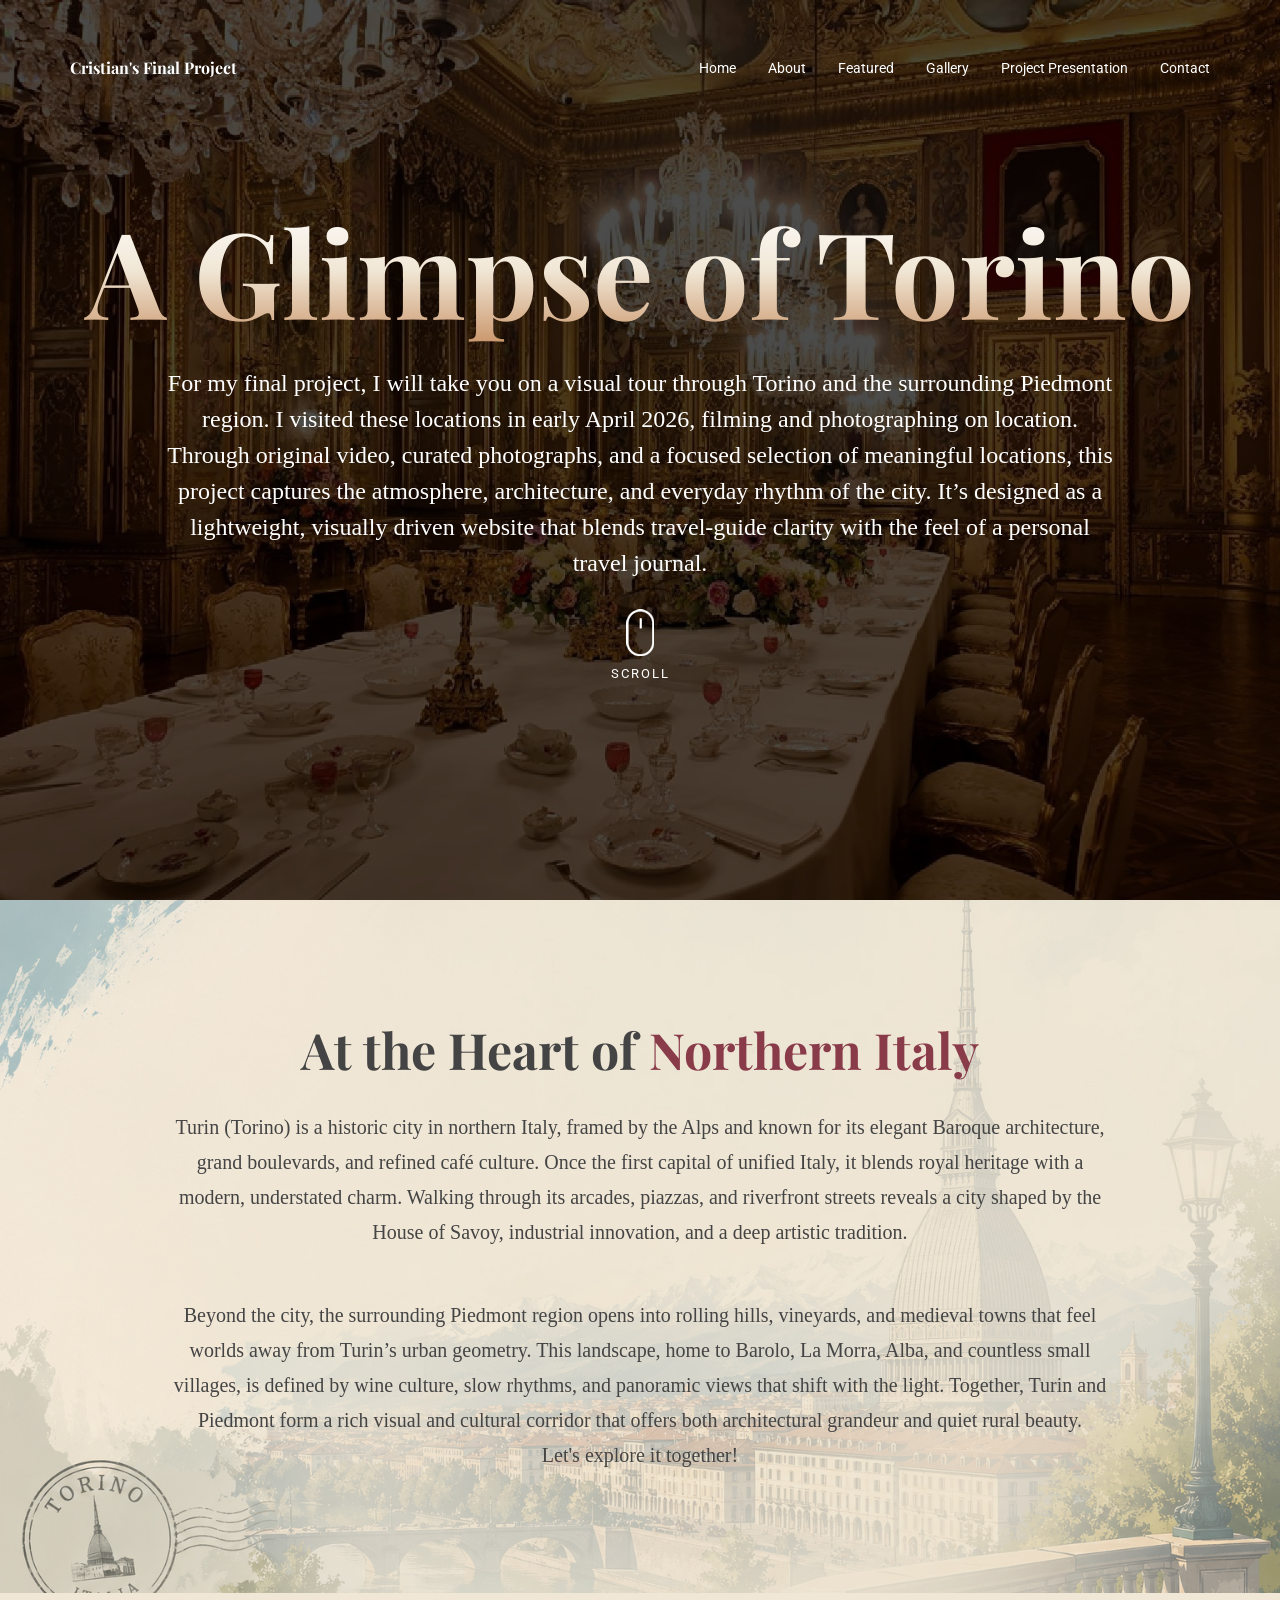
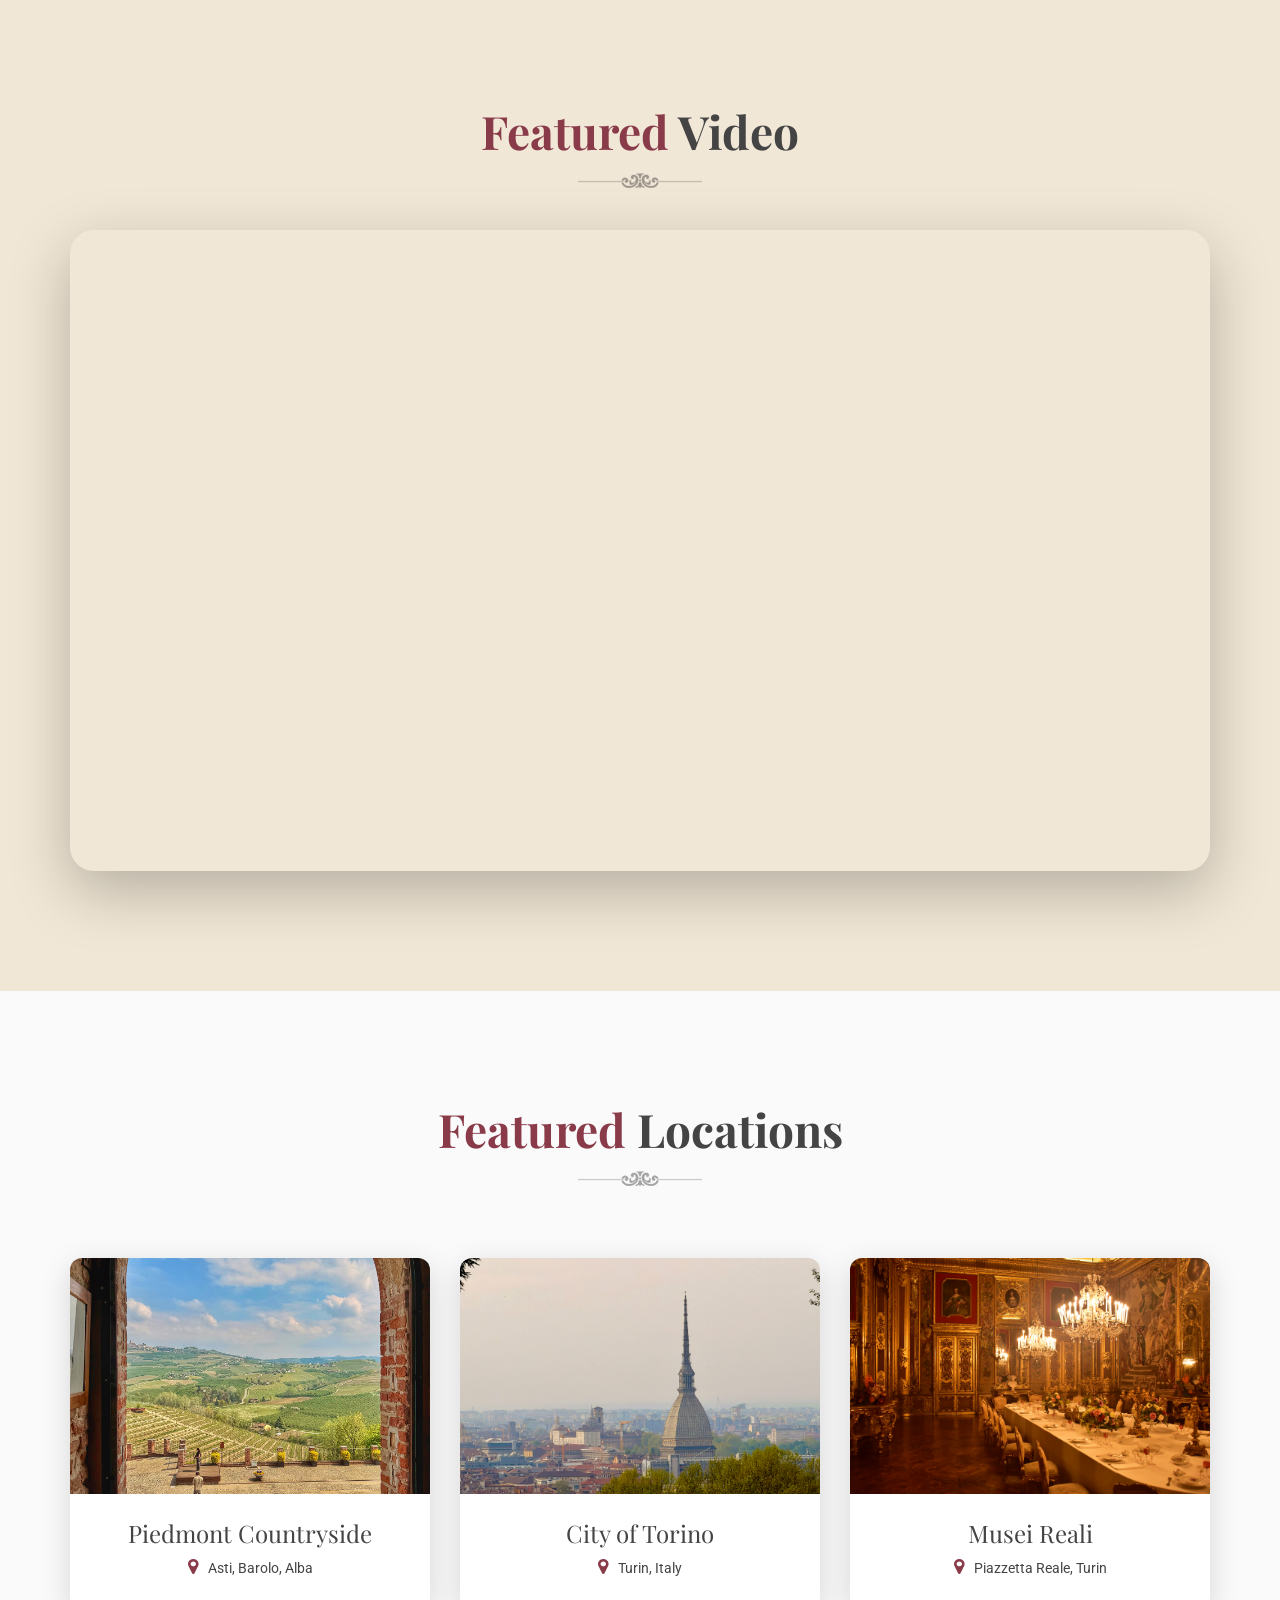
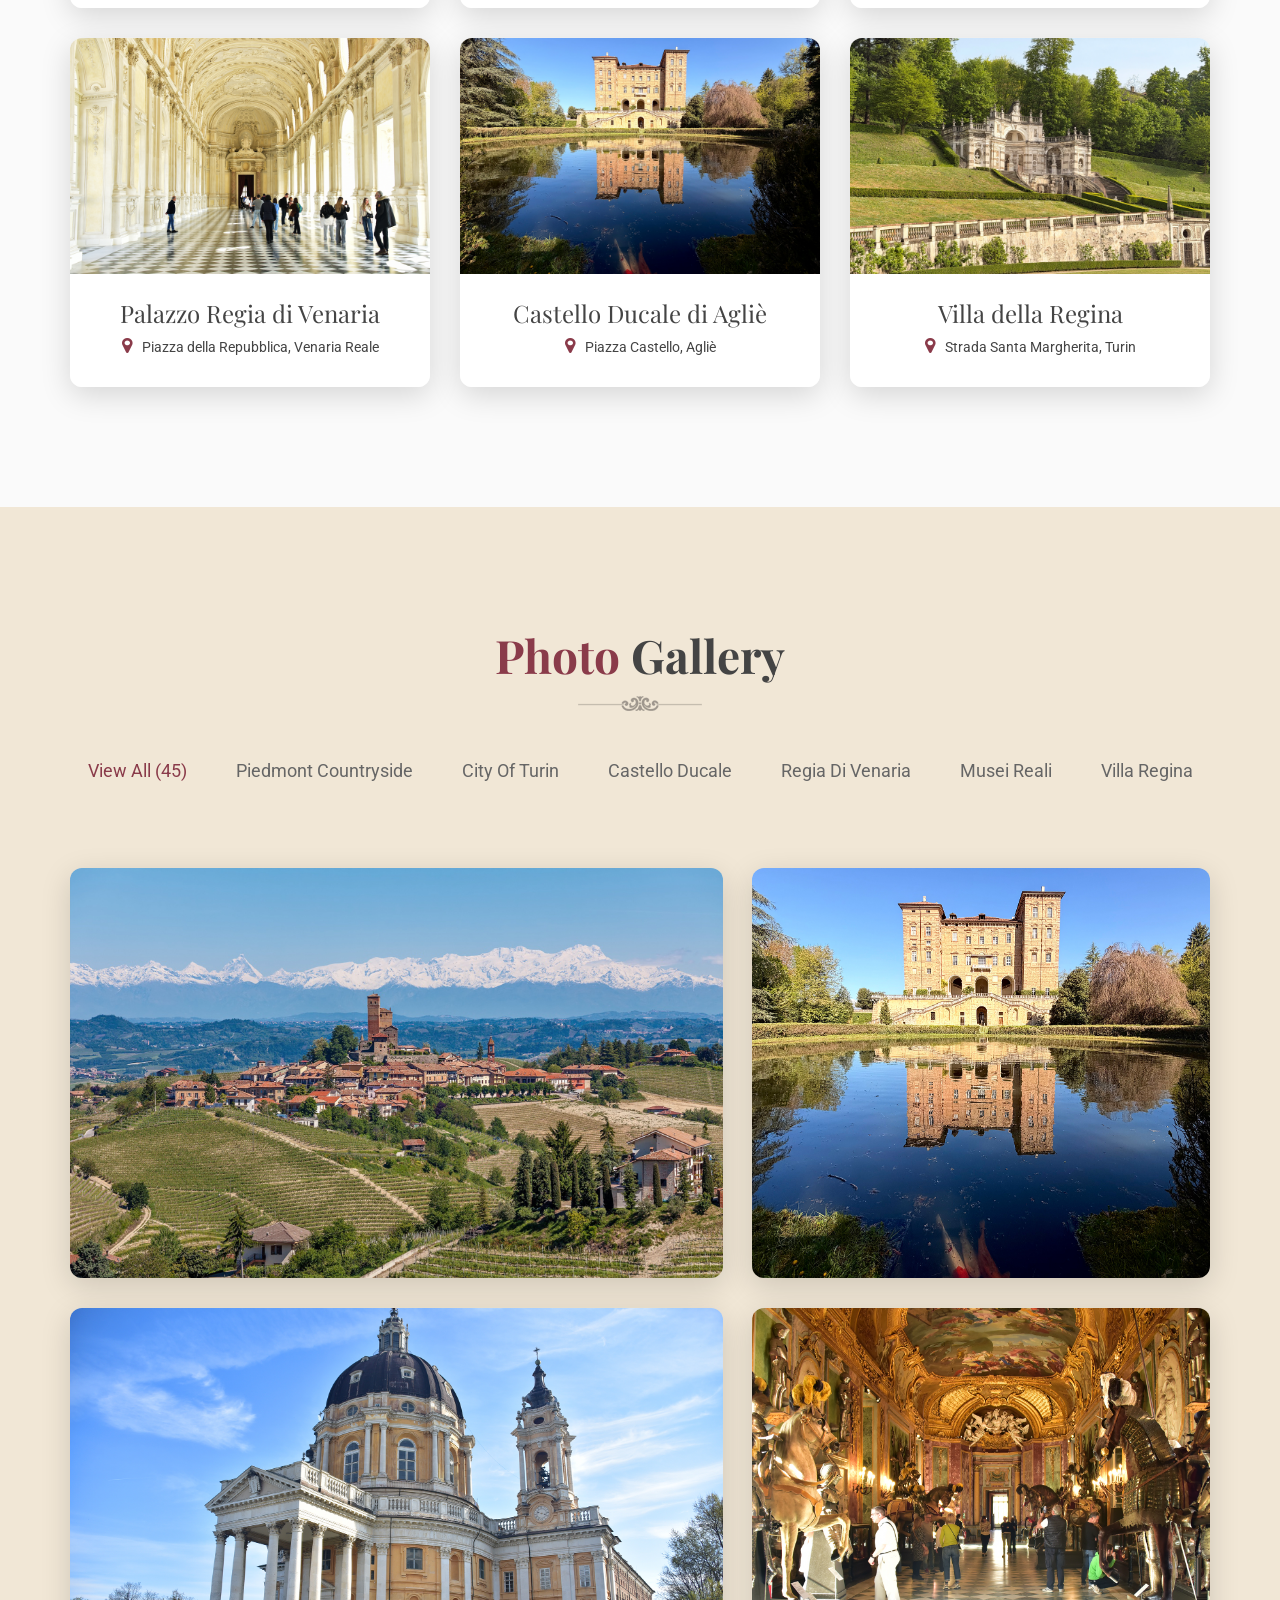
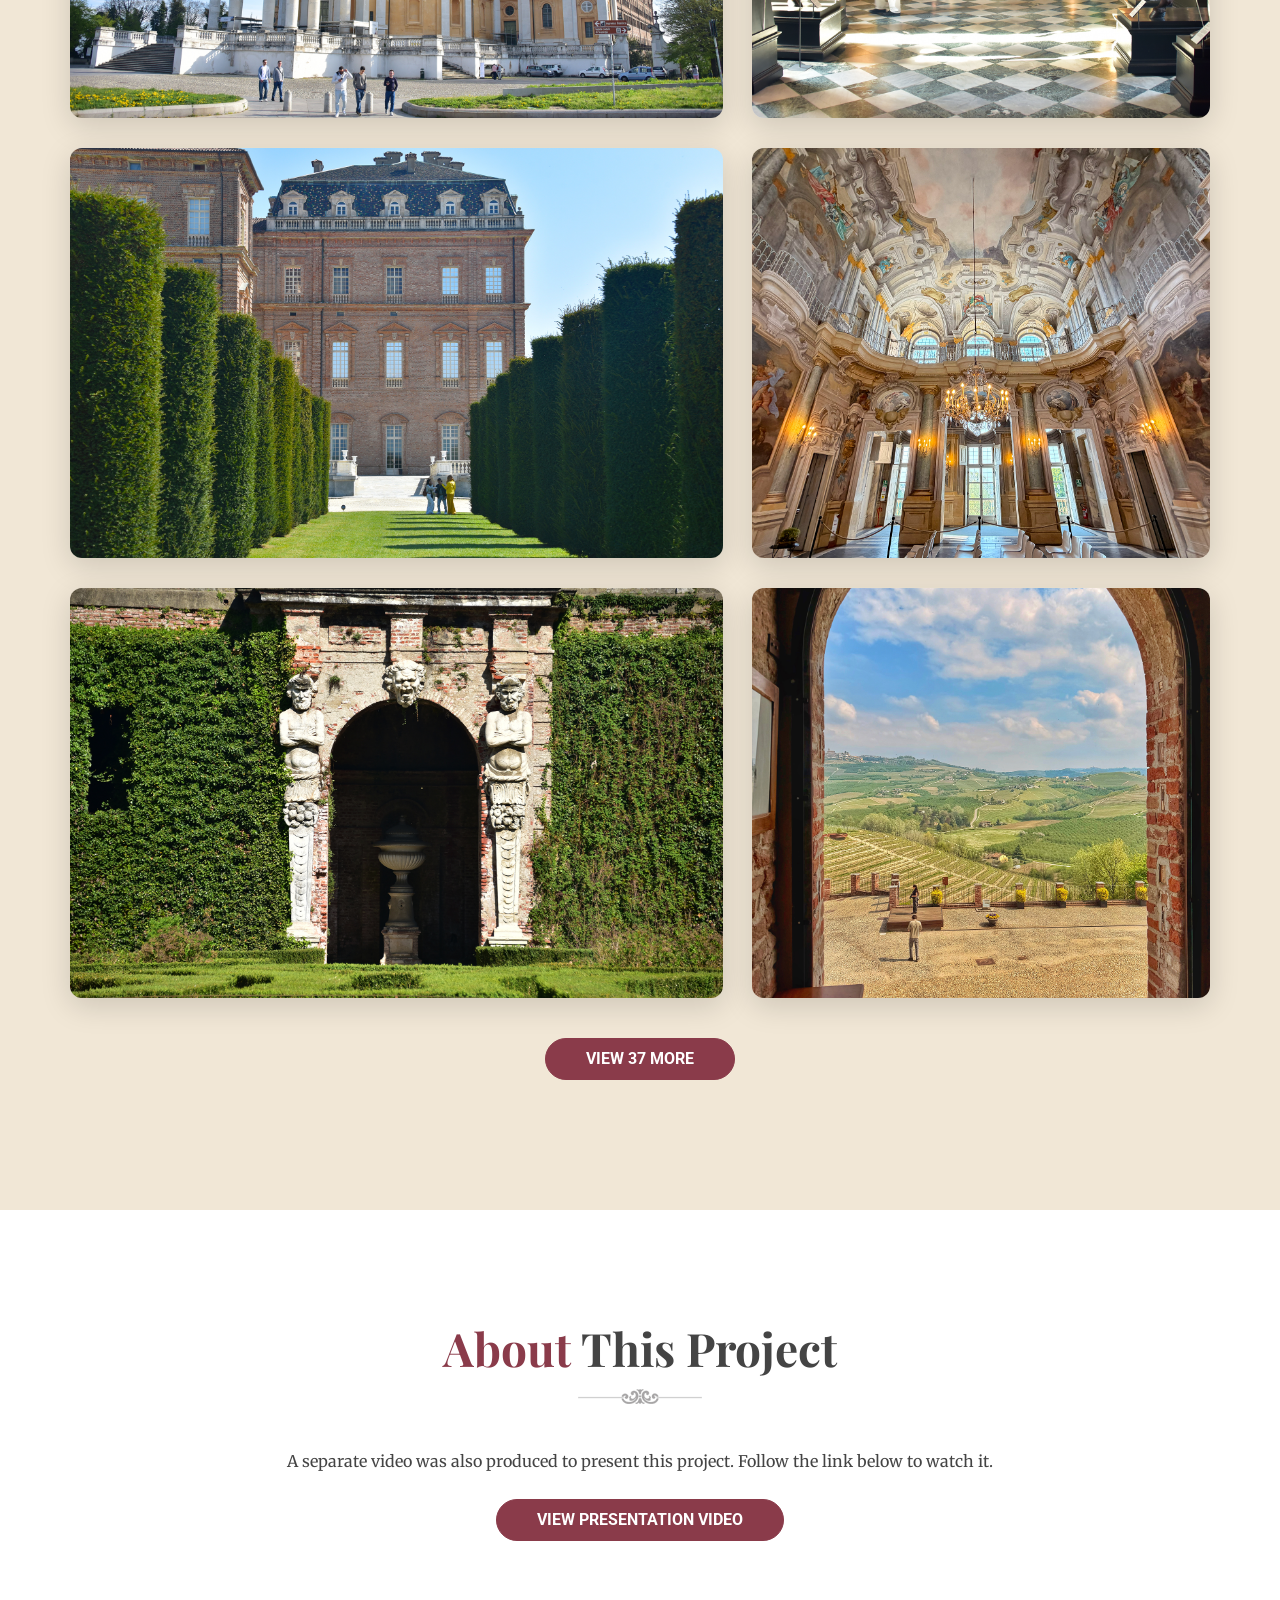
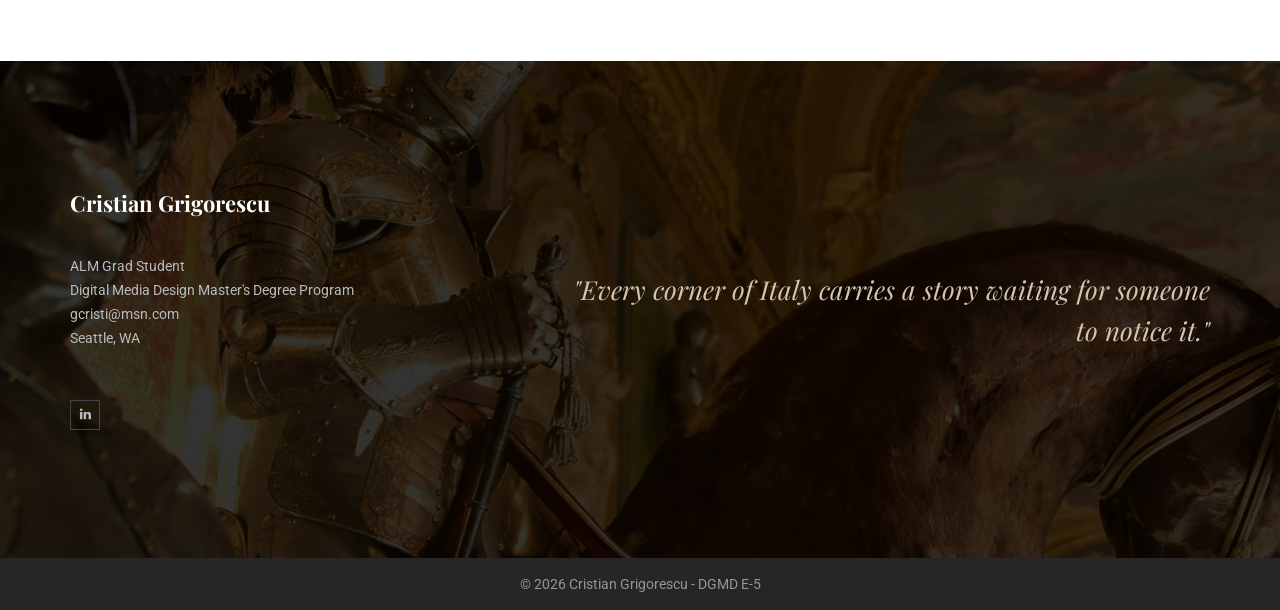
<file: index.html>
<!doctype html>
<html class="no-js" lang="zxx">

<head>
    <meta charset="utf-8">
    <meta http-equiv="x-ua-compatible" content="ie=edge">
    <title>Cristian Grigorescu Final Project</title>
    <meta name="description" content="">
    <meta name="viewport" content="width=device-width, initial-scale=1">

    <!-- Place favicon.ico in the root directory -->
    <link rel="icon" type="image/svg+xml" href="images/favicon.svg">
    <link rel="apple-touch-icon" href="apple-touch-icon.png">


    <!-- All css files are included here. -->
    <!-- Bootstrap fremwork main css -->
    <link rel="stylesheet" href="css/bootstrap.min.css">
    <link rel="stylesheet" href="css/owl.carousel.min.css">
    <link rel="stylesheet" href="css/owl.theme.default.min.css">
    <link rel="stylesheet" href="css/plugins/jquery.mb.YTPlayer.min.css">
    <!-- This core.css file contents all plugings css file. -->
    <link rel="stylesheet" href="css/core.css">
    <!-- Theme shortcodes/elements style -->
    <link rel="stylesheet" href="css/shortcode/shortcodes.css">
    <!-- Theme main style -->
    <link rel="stylesheet" href="style.css">
    <!-- Responsive css -->
    <link rel="stylesheet" href="css/responsive.css">
    <!-- User style -->
    <link rel="stylesheet" href="css/custom.css">


    <!-- Google Fonts -->
    <link rel="stylesheet" href="https://fonts.googleapis.com/css2?family=Merriweather:ital,wght@0,300;0,400;1,300;1,400&display=swap">

    <!-- Modernizr JS -->
    <script src="js/vendor/modernizr-3.11.2.min.js"></script>
</head>

<body>
    <!--[if lt IE 8]>
        <p class="browserupgrade">You are using an <strong>outdated</strong> browser. Please <a href="http://browsehappy.com/">upgrade your browser</a> to improve your experience.</p>
    <![endif]-->

    <!-- Body main wrapper start -->
    <div class="wrapper">
        <!-- Start Header Style -->
        <header id="header" class="htc-header">
            <!-- Start Mainmenu Area -->
            <div id="sticky-header-with-topbar" class="mainmenu__area d-none d-md-block sticky__header">
                <div class="container">
                    <div class="row">
                        <div class="col-lg-2 col-md-3">
                            <div class="logo">
                                <a href="index.html" style="font-family: 'Playfair Display', serif; font-size: 16px; font-weight: 700; color: #ffffff; text-decoration: none; white-space: nowrap;">Cristian's Final Project</a>
                            </div>
                        </div>
                        <!-- Start MAinmenu Ares -->
                        <div class="col-lg-10 col-md-9">
                            <nav class="mainmenu__nav">
                                <ul class="main__menu">
                                    <li><a href="index.html">Home</a></li>
                                    <li><a href="#about">About</a></li>
                                    <li><a href="#featured">Featured</a></li>
                                    <li><a href="#gallery">Gallery</a></li>
                                    <li><a href="#project-presentation">Project Presentation</a></li>
                                    <li><a href="#contact">Contact</a></li>
                                </ul>
                            </nav>
                        </div>
                        <!-- End MAinmenu Ares -->
                    </div>
                </div>
            </div>
            <!-- End Mainmenu Area -->
            <!-- Mobile-menu-area start -->
            <div class="mobile-menu-area d-block d-md-none">
                <div class="fluid-container mobile-menu-container">
                    <div class="mobile-logo"><a href="index.html" style="font-family: 'Playfair Display', serif; font-size: 18px; font-weight: 700; color: #ffffff; text-decoration: none;">Cristian's Final Project</a></div>
                    <div class="mobile-menu clearfix">
                        <nav id="mobile_dropdown">
                            <ul>
                                <li><a href="index.html">Home</a></li>
                                <li><a href="#about">About</a></li>
                                <li><a href="#featured">Featured</a></li>
                                <li><a href="#gallery">Gallery</a></li>
                                <li><a href="#project-presentation">Project Presentation</a></li>
                                <li><a href="#contact">Contact</a></li>
                            </ul>
                        </nav>
                    </div>
                </div>
            </div>
            <!-- Mobile-menu-area End -->
        </header>
        <!-- End Header Style -->

        <!-- Start Slider Area -->
        <div class="slider__container">
			<!-- Start Single Slide -->
			<div class="slide slider3__full--screen" data--black__overlay="7">
				<video autoplay muted loop playsinline poster="images/video/Background_Video-Cover.jpg" style="position:absolute; top:0; left:0; width:100%; height:100%; object-fit:cover; z-index:-2;">
					<source src="https://www.aquanti.com/school/DGMD_E5/final_project/images/video/Background_Video.mp4" type="video/mp4">
				</video>
				<div class="container">
					<div class="slider__content__3">
						<h1 style="background: linear-gradient(to bottom, #ffffff, #f1e7d6, #c9956a); -webkit-background-clip: text; -webkit-text-fill-color: transparent; background-clip: text;">A Glimpse of Torino</h1>
						<p style="font-family: ‘Merriweather’, serif; font-size: 24px;">For my final project, I will take you on a visual tour through Torino and the surrounding Piedmont region. I visited these locations in early April 2026, filming and photographing on location. Through original video, curated photographs, and a focused selection of meaningful locations, this project captures the atmosphere, architecture, and everyday rhythm of the city. It’s designed as a lightweight, visually driven website that blends travel‑guide clarity with the feel of a personal travel journal.</p>
						<span class="scrolldown mt-5" style="display:inline-flex; flex-direction:column; align-items:center; gap:6px;">
								<img src="images/icons/mouse.png" alt="Scroll down">
								<span style="color:#ffffff; font-size:13px; letter-spacing:2px; text-transform:uppercase;">Scroll</span>
							</span>
					</div>
				</div>
			</div>
			<!-- End Single Slide -->
        </div>
        <!-- Start Slider Area -->

        <!-- Start About Area -->
        <section id="about" class="htc__mshistory__area pt--120 pb--120" style="background: url(images/gallery/torino_bg.jpg) no-repeat center center / cover;">
            <div class="container">
                <div class="row">
					<div class="col-lg-10 col-12 mx-auto">
						<div class="about-content-3 text-center">
							<h2 class="title">At the Heart of<span> Northern Italy </span></h2>
                          
							<p style="font-family: ‘Merriweather’, serif; font-size: 20px;">Turin (Torino) is a historic city in northern Italy, framed by the Alps and known for its elegant Baroque architecture, grand boulevards, and refined café culture. Once the first capital of unified Italy, it blends royal heritage with a modern, understated charm. Walking through its arcades, piazzas, and riverfront streets reveals a city shaped by the House of Savoy, industrial innovation, and a deep artistic tradition.</p>
                            <br><br>
                            <p style="font-family: ‘Merriweather’, serif; font-size: 20px;">Beyond the city, the surrounding Piedmont region opens into rolling hills, vineyards, and medieval towns that feel worlds away from Turin’s urban geometry. This landscape, home to Barolo, La Morra, Alba, and countless small villages, is defined by wine culture, slow rhythms, and panoramic views that shift with the light. Together, Turin and Piedmont form a rich visual and cultural corridor that offers both architectural grandeur and quiet rural beauty. <br>Let's explore it together!</p>
						</div>
					</div>
                </div>
            </div>
        </section>
        <!-- End About Area -->

        <!-- Start Featured Video Area -->
        <section class="ptb--120" style="background-color: #f1e7d6;">
            <div class="container">
                <div class="section__title text-center">
                    <h2 class="title__line"><span class="text--theme">Featured</span> Video</h2>
                </div>
                <div class="row mt--40">
                    <div class="col-12">
                        <div style="position:relative; padding-bottom:56.25%; height:0; overflow:hidden; border-radius:24px; box-shadow: 0 20px 60px rgba(0,0,0,0.25);">
                            <iframe src="https://www.youtube.com/embed/_6nEDB1SvCM" style="position:absolute; top:0; left:0; width:100%; height:100%;" frameborder="0" allow="accelerometer; autoplay; clipboard-write; encrypted-media; gyroscope; picture-in-picture" allowfullscreen></iframe>
                        </div>
                    </div>
                </div>
                
            </div>
        </section>
        <!-- End Featured Video Area -->

        <!-- Start Gallery Area -->
        <section id="featured" class="htc__venue ptb--120 bg__gray">
            <div class="container">
				<div class="section__title text-center">
					<h2 class="title__line"><span class="text--theme">Featured</span> Locations</h2>
				</div>
                <div class="row mt--40 mt-sm--30">

                    <!-- Start Single Venue -->
                    <div class="col-lg-4 col-md-6 col-12 mt--30">
                        <div class="venue-2">
                            <a href="piedmont-countryside.html" class="thumbnail">
                                <img src="images/gallery/Piedmont Countryside/Piedmont_Countryside_2.jpg" alt="Piedmont Countryside">
                            </a>
                            <div class="content text-center">
                                <h2 class="title"><a href="piedmont-countryside.html">Piedmont Countryside</a></h2>
								<span class="place"><i class="fa fa-map-marker"></i>Asti, Barolo, Alba</span>
                            </div>
                        </div>
                    </div>
                    <!-- End Single Venue -->

                    <!-- Start Single Venue -->
                    <div class="col-lg-4 col-md-6 col-12 mt--30">
                        <div class="venue-2">
                            <a href="city-of-torino.html" class="thumbnail">
                                <img src="images/gallery/City of Turin/City_of_Turin_3.jpg" alt="City of Torino">
                            </a>
                            <div class="content text-center">
                                <h2 class="title"><a href="city-of-torino.html">City of Torino</a></h2>
								<span class="place"><i class="fa fa-map-marker"></i>Turin, Italy</span>
                            </div>
                        </div>
                    </div>
                    <!-- End Single Venue -->

                    <!-- Start Single Venue -->
                    <div class="col-lg-4 col-md-6 col-12 mt--30">
                        <div class="venue-2">
                            <a href="musei-reali.html" class="thumbnail">
                                <img src="images/gallery/Musei Reali/Musei_Reali_8.jpg" alt="Musei Reali">
                            </a>
                            <div class="content text-center">
                                <h2 class="title"><a href="musei-reali.html">Musei Reali</a></h2>
								<span class="place"><i class="fa fa-map-marker"></i>Piazzetta Reale, Turin</span>
                            </div>
                        </div>
                    </div>
                    <!-- End Single Venue -->

                    <!-- Start Single Venue -->
                    <div class="col-lg-4 col-md-6 col-12 mt--30">
                        <div class="venue-2">
                            <a href="reggia-di-venaria.html" class="thumbnail">
                                <img src="images/gallery/Regia di Venaria/Regia_di_Venaria_2.jpg" alt="Palazzo Regia di Venaria">
                            </a>
                            <div class="content text-center">
                                <h2 class="title"><a href="reggia-di-venaria.html">Palazzo Regia di Venaria</a></h2>
								<span class="place"><i class="fa fa-map-marker"></i>Piazza della Repubblica, Venaria Reale</span>
                            </div>
                        </div>
                    </div>
                    <!-- End Single Venue -->

                    <!-- Start Single Venue -->
                    <div class="col-lg-4 col-md-6 col-12 mt--30">
                        <div class="venue-2">
                            <a href="castello-ducale.html" class="thumbnail">
                                <img src="images/gallery/Castello Ducale/Castello_Ducale_1.jpg" alt="Castello Ducale di Agliè">
                            </a>
                            <div class="content text-center">
                                <h2 class="title"><a href="castello-ducale.html">Castello Ducale di Agliè</a></h2>
								<span class="place"><i class="fa fa-map-marker"></i>Piazza Castello, Agliè</span>
                            </div>
                        </div>
                    </div>
                    <!-- End Single Venue -->

                    <!-- Start Single Venue -->
                    <div class="col-lg-4 col-md-6 col-12 mt--30">
                        <div class="venue-2">
                            <a href="villa-della-regina.html" class="thumbnail">
                                <img src="images/gallery/Villa Della Regina/Villa_Della_Regina_2.jpg" alt="Villa della Regina">
                            </a>
                            <div class="content text-center">
                                <h2 class="title"><a href="villa-della-regina.html">Villa della Regina</a></h2>
								<span class="place"><i class="fa fa-map-marker"></i>Strada Santa Margherita, Turin</span>
                            </div>
                        </div>
                    </div>
                    <!-- End Single Venue -->

                </div>
            </div>
        </section>
        <!-- End Gallery Area -->

        <!-- Start Photos Area -->
        <section id="gallery" class="htc__portfolio__container portfolio--3 ptb--130" style="background-color: #f1e7d6;">
            <div class="portfolio__area">
                <div class="container">
                    <div class="section__title text-center">
                        <h2 class="title__line"><span class="text--theme">Photo</span> Gallery</h2>
                    </div>
                    <div class="portfolio__menu text-center mt--30">
                        <button data-filter="*" class="is-checked">View All</button>
                        <button data-filter=".cat--1">Piedmont Countryside</button>
                        <button data-filter=".cat--3">City of Turin</button>
                        <button data-filter=".cat--2">Castello Ducale</button>
                        <button data-filter=".cat--4">Regia di Venaria</button>
                        <button data-filter=".cat--6">Musei Reali</button>
                        <button data-filter=".cat--7">Villa Regina</button>
                    </div>
                    <div class="row portfolio__wrap portfolio__activation--1 mt--40">
                        <div class="">
                            <div class="col-md-7 col-12 pro__item cat--1" data-seq="1">
                                <div class="portfolio"><img src="images/gallery/Piedmont Countryside/Piedmont_Countryside_1.jpg" alt="Piedmont Countryside"><div class="portfolio__hover"><div class="portfolio__action"><h2><a href="images/gallery/Piedmont Countryside/Piedmont_Countryside_1.jpg" data-lightbox="tfportimg" data-title="Piedmont Countryside">Piedmont Countryside</a></h2></div></div></div>
                            </div>
                            <div class="col-md-5 col-12 pro__item cat--2" data-seq="2">
                                <div class="portfolio"><img src="images/gallery/Castello Ducale/Castello_Ducale_1.jpg" alt="Castello Ducale"><div class="portfolio__hover"><div class="portfolio__action"><h2><a href="images/gallery/Castello Ducale/Castello_Ducale_1.jpg" data-lightbox="tfportimg" data-title="Castello Ducale">Castello Ducale</a></h2></div></div></div>
                            </div>
                            <div class="col-md-7 col-12 pro__item cat--3" data-seq="3">
                                <div class="portfolio"><img src="images/gallery/City of Turin/City_of_Turin_1.jpg" alt="City of Turin"><div class="portfolio__hover"><div class="portfolio__action"><h2><a href="images/gallery/City of Turin/City_of_Turin_1.jpg" data-lightbox="tfportimg" data-title="City of Turin">City of Turin</a></h2></div></div></div>
                            </div>
                            <div class="col-md-5 col-12 pro__item cat--6" data-seq="4">
                                <div class="portfolio"><img src="images/gallery/Musei Reali/Musei_Reali_1.jpg" alt="Musei Reali"><div class="portfolio__hover"><div class="portfolio__action"><h2><a href="images/gallery/Musei Reali/Musei_Reali_1.jpg" data-lightbox="tfportimg" data-title="Musei Reali">Musei Reali</a></h2></div></div></div>
                            </div>
                            <div class="col-md-7 col-12 pro__item cat--4" data-seq="5">
                                <div class="portfolio"><img src="images/gallery/Regia di Venaria/Regia_di_Venaria_1.jpg" alt="Regia di Venaria"><div class="portfolio__hover"><div class="portfolio__action"><h2><a href="images/gallery/Regia di Venaria/Regia_di_Venaria_1.jpg" data-lightbox="tfportimg" data-title="Regia di Venaria">Regia di Venaria</a></h2></div></div></div>
                            </div>
                            <div class="col-md-5 col-12 pro__item cat--7" data-seq="6">
                                <div class="portfolio"><img src="images/gallery/Villa Della Regina/Villa_Della_Regina_1.jpg" alt="Villa Della Regina"><div class="portfolio__hover"><div class="portfolio__action"><h2><a href="images/gallery/Villa Della Regina/Villa_Della_Regina_1.jpg" data-lightbox="tfportimg" data-title="Villa Della Regina">Villa Della Regina</a></h2></div></div></div>
                            </div>
                            <div class="col-md-7 col-12 pro__item cat--2" data-seq="7">
                                <div class="portfolio"><img src="images/gallery/Castello Ducale/Castello_Ducale_2.jpg" alt="Castello Ducale"><div class="portfolio__hover"><div class="portfolio__action"><h2><a href="images/gallery/Castello Ducale/Castello_Ducale_2.jpg" data-lightbox="tfportimg" data-title="Castello Ducale">Castello Ducale</a></h2></div></div></div>
                            </div>
                            <div class="col-md-5 col-12 pro__item cat--1" data-seq="8">
                                <div class="portfolio"><img src="images/gallery/Piedmont Countryside/Piedmont_Countryside_2.jpg" alt="Piedmont Countryside"><div class="portfolio__hover"><div class="portfolio__action"><h2><a href="images/gallery/Piedmont Countryside/Piedmont_Countryside_2.jpg" data-lightbox="tfportimg" data-title="Piedmont Countryside">Piedmont Countryside</a></h2></div></div></div>
                            </div>
                            <div class="col-md-7 col-12 pro__item cat--6" data-seq="9">
                                <div class="portfolio"><img src="images/gallery/Musei Reali/Musei_Reali_2.jpg" alt="Musei Reali"><div class="portfolio__hover"><div class="portfolio__action"><h2><a href="images/gallery/Musei Reali/Musei_Reali_2.jpg" data-lightbox="tfportimg" data-title="Musei Reali">Musei Reali</a></h2></div></div></div>
                            </div>
                            <div class="col-md-5 col-12 pro__item cat--3" data-seq="10">
                                <div class="portfolio"><img src="images/gallery/City of Turin/City_of_Turin_2.jpg" alt="City of Turin"><div class="portfolio__hover"><div class="portfolio__action"><h2><a href="images/gallery/City of Turin/City_of_Turin_2.jpg" data-lightbox="tfportimg" data-title="City of Turin">City of Turin</a></h2></div></div></div>
                            </div>
                            <div class="col-md-7 col-12 pro__item cat--7" data-seq="11">
                                <div class="portfolio"><img src="images/gallery/Villa Della Regina/Villa_Della_Regina_2.jpg" alt="Villa Della Regina"><div class="portfolio__hover"><div class="portfolio__action"><h2><a href="images/gallery/Villa Della Regina/Villa_Della_Regina_2.jpg" data-lightbox="tfportimg" data-title="Villa Della Regina">Villa Della Regina</a></h2></div></div></div>
                            </div>
                            <div class="col-md-5 col-12 pro__item cat--4" data-seq="12">
                                <div class="portfolio"><img src="images/gallery/Regia di Venaria/Regia_di_Venaria_2.jpg" alt="Regia di Venaria"><div class="portfolio__hover"><div class="portfolio__action"><h2><a href="images/gallery/Regia di Venaria/Regia_di_Venaria_2.jpg" data-lightbox="tfportimg" data-title="Regia di Venaria">Regia di Venaria</a></h2></div></div></div>
                            </div>
                            <div class="col-md-7 col-12 pro__item cat--1" data-seq="13">
                                <div class="portfolio"><img src="images/gallery/Piedmont Countryside/Piedmont_Countryside_3.jpg" alt="Piedmont Countryside"><div class="portfolio__hover"><div class="portfolio__action"><h2><a href="images/gallery/Piedmont Countryside/Piedmont_Countryside_3.jpg" data-lightbox="tfportimg" data-title="Piedmont Countryside">Piedmont Countryside</a></h2></div></div></div>
                            </div>
                            <div class="col-md-5 col-12 pro__item cat--2" data-seq="14">
                                <div class="portfolio"><img src="images/gallery/Castello Ducale/Castello_Ducale_3.jpg" alt="Castello Ducale"><div class="portfolio__hover"><div class="portfolio__action"><h2><a href="images/gallery/Castello Ducale/Castello_Ducale_3.jpg" data-lightbox="tfportimg" data-title="Castello Ducale">Castello Ducale</a></h2></div></div></div>
                            </div>
                            <div class="col-md-7 col-12 pro__item cat--3" data-seq="15">
                                <div class="portfolio"><img src="images/gallery/City of Turin/City_of_Turin_3.jpg" alt="City of Turin"><div class="portfolio__hover"><div class="portfolio__action"><h2><a href="images/gallery/City of Turin/City_of_Turin_3.jpg" data-lightbox="tfportimg" data-title="City of Turin">City of Turin</a></h2></div></div></div>
                            </div>
                            <div class="col-md-5 col-12 pro__item cat--6" data-seq="16">
                                <div class="portfolio"><img src="images/gallery/Musei Reali/Musei_Reali_3.jpg" alt="Musei Reali"><div class="portfolio__hover"><div class="portfolio__action"><h2><a href="images/gallery/Musei Reali/Musei_Reali_3.jpg" data-lightbox="tfportimg" data-title="Musei Reali">Musei Reali</a></h2></div></div></div>
                            </div>
                            <div class="col-md-7 col-12 pro__item cat--4" data-seq="17">
                                <div class="portfolio"><img src="images/gallery/Regia di Venaria/Regia_di_Venaria_3.jpg" alt="Regia di Venaria"><div class="portfolio__hover"><div class="portfolio__action"><h2><a href="images/gallery/Regia di Venaria/Regia_di_Venaria_3.jpg" data-lightbox="tfportimg" data-title="Regia di Venaria">Regia di Venaria</a></h2></div></div></div>
                            </div>
                            <div class="col-md-5 col-12 pro__item cat--7" data-seq="18">
                                <div class="portfolio"><img src="images/gallery/Villa Della Regina/Villa_Della_Regina_3.jpg" alt="Villa Della Regina"><div class="portfolio__hover"><div class="portfolio__action"><h2><a href="images/gallery/Villa Della Regina/Villa_Della_Regina_3.jpg" data-lightbox="tfportimg" data-title="Villa Della Regina">Villa Della Regina</a></h2></div></div></div>
                            </div>
                            <div class="col-md-7 col-12 pro__item cat--6" data-seq="19">
                                <div class="portfolio"><img src="images/gallery/Musei Reali/Musei_Reali_4.jpg" alt="Musei Reali"><div class="portfolio__hover"><div class="portfolio__action"><h2><a href="images/gallery/Musei Reali/Musei_Reali_4.jpg" data-lightbox="tfportimg" data-title="Musei Reali">Musei Reali</a></h2></div></div></div>
                            </div>
                            <div class="col-md-5 col-12 pro__item cat--1" data-seq="20">
                                <div class="portfolio"><img src="images/gallery/Piedmont Countryside/Piedmont_Countryside_4.jpg" alt="Piedmont Countryside"><div class="portfolio__hover"><div class="portfolio__action"><h2><a href="images/gallery/Piedmont Countryside/Piedmont_Countryside_4.jpg" data-lightbox="tfportimg" data-title="Piedmont Countryside">Piedmont Countryside</a></h2></div></div></div>
                            </div>
                            <div class="col-md-7 col-12 pro__item cat--2" data-seq="21">
                                <div class="portfolio"><img src="images/gallery/Castello Ducale/Castello_Ducale_4.jpg" alt="Castello Ducale"><div class="portfolio__hover"><div class="portfolio__action"><h2><a href="images/gallery/Castello Ducale/Castello_Ducale_4.jpg" data-lightbox="tfportimg" data-title="Castello Ducale">Castello Ducale</a></h2></div></div></div>
                            </div>
                            <div class="col-md-5 col-12 pro__item cat--3" data-seq="22">
                                <div class="portfolio"><img src="images/gallery/City of Turin/City_of_Turin_4.jpg" alt="City of Turin"><div class="portfolio__hover"><div class="portfolio__action"><h2><a href="images/gallery/City of Turin/City_of_Turin_4.jpg" data-lightbox="tfportimg" data-title="City of Turin">City of Turin</a></h2></div></div></div>
                            </div>
                            <div class="col-md-7 col-12 pro__item cat--7" data-seq="23">
                                <div class="portfolio"><img src="images/gallery/Villa Della Regina/Villa_Della_Regina_4.jpg" alt="Villa Della Regina"><div class="portfolio__hover"><div class="portfolio__action"><h2><a href="images/gallery/Villa Della Regina/Villa_Della_Regina_4.jpg" data-lightbox="tfportimg" data-title="Villa Della Regina">Villa Della Regina</a></h2></div></div></div>
                            </div>
                            <div class="col-md-5 col-12 pro__item cat--6" data-seq="24">
                                <div class="portfolio"><img src="images/gallery/Musei Reali/Musei_Reali_5.jpg" alt="Musei Reali"><div class="portfolio__hover"><div class="portfolio__action"><h2><a href="images/gallery/Musei Reali/Musei_Reali_5.jpg" data-lightbox="tfportimg" data-title="Musei Reali">Musei Reali</a></h2></div></div></div>
                            </div>
                            <div class="col-md-7 col-12 pro__item cat--1" data-seq="25">
                                <div class="portfolio"><img src="images/gallery/Piedmont Countryside/Piedmont_Countryside_5.jpg" alt="Piedmont Countryside"><div class="portfolio__hover"><div class="portfolio__action"><h2><a href="images/gallery/Piedmont Countryside/Piedmont_Countryside_5.jpg" data-lightbox="tfportimg" data-title="Piedmont Countryside">Piedmont Countryside</a></h2></div></div></div>
                            </div>
                            <div class="col-md-5 col-12 pro__item cat--4" data-seq="26">
                                <div class="portfolio"><img src="images/gallery/Regia di Venaria/Regia_di_Venaria_4.jpg" alt="Regia di Venaria"><div class="portfolio__hover"><div class="portfolio__action"><h2><a href="images/gallery/Regia di Venaria/Regia_di_Venaria_4.jpg" data-lightbox="tfportimg" data-title="Regia di Venaria">Regia di Venaria</a></h2></div></div></div>
                            </div>
                            <div class="col-md-7 col-12 pro__item cat--6" data-seq="27">
                                <div class="portfolio"><img src="images/gallery/Musei Reali/Musei_Reali_6.jpg" alt="Musei Reali"><div class="portfolio__hover"><div class="portfolio__action"><h2><a href="images/gallery/Musei Reali/Musei_Reali_6.jpg" data-lightbox="tfportimg" data-title="Musei Reali">Musei Reali</a></h2></div></div></div>
                            </div>
                            <div class="col-md-5 col-12 pro__item cat--2" data-seq="28">
                                <div class="portfolio"><img src="images/gallery/Castello Ducale/Castello_Ducale_5.jpg" alt="Castello Ducale"><div class="portfolio__hover"><div class="portfolio__action"><h2><a href="images/gallery/Castello Ducale/Castello_Ducale_5.jpg" data-lightbox="tfportimg" data-title="Castello Ducale">Castello Ducale</a></h2></div></div></div>
                            </div>
                            <div class="col-md-7 col-12 pro__item cat--3" data-seq="29">
                                <div class="portfolio"><img src="images/gallery/City of Turin/City_of_Turin_5.jpg" alt="City of Turin"><div class="portfolio__hover"><div class="portfolio__action"><h2><a href="images/gallery/City of Turin/City_of_Turin_5.jpg" data-lightbox="tfportimg" data-title="City of Turin">City of Turin</a></h2></div></div></div>
                            </div>
                            <div class="col-md-5 col-12 pro__item cat--7" data-seq="30">
                                <div class="portfolio"><img src="images/gallery/Villa Della Regina/Villa_Della_Regina_5.jpg" alt="Villa Della Regina"><div class="portfolio__hover"><div class="portfolio__action"><h2><a href="images/gallery/Villa Della Regina/Villa_Della_Regina_5.jpg" data-lightbox="tfportimg" data-title="Villa Della Regina">Villa Della Regina</a></h2></div></div></div>
                            </div>
                            <div class="col-md-7 col-12 pro__item cat--4" data-seq="31">
                                <div class="portfolio"><img src="images/gallery/Regia di Venaria/Regia_di_Venaria_5.jpg" alt="Regia di Venaria"><div class="portfolio__hover"><div class="portfolio__action"><h2><a href="images/gallery/Regia di Venaria/Regia_di_Venaria_5.jpg" data-lightbox="tfportimg" data-title="Regia di Venaria">Regia di Venaria</a></h2></div></div></div>
                            </div>
                            <div class="col-md-5 col-12 pro__item cat--1" data-seq="32">
                                <div class="portfolio"><img src="images/gallery/Piedmont Countryside/Piedmont_Countryside_6.jpg" alt="Piedmont Countryside"><div class="portfolio__hover"><div class="portfolio__action"><h2><a href="images/gallery/Piedmont Countryside/Piedmont_Countryside_6.jpg" data-lightbox="tfportimg" data-title="Piedmont Countryside">Piedmont Countryside</a></h2></div></div></div>
                            </div>
                            <div class="col-md-7 col-12 pro__item cat--7" data-seq="33">
                                <div class="portfolio"><img src="images/gallery/Villa Della Regina/Villa_Della_Regina_6.jpg" alt="Villa Della Regina"><div class="portfolio__hover"><div class="portfolio__action"><h2><a href="images/gallery/Villa Della Regina/Villa_Della_Regina_6.jpg" data-lightbox="tfportimg" data-title="Villa Della Regina">Villa Della Regina</a></h2></div></div></div>
                            </div>
                            <div class="col-md-5 col-12 pro__item cat--3" data-seq="34">
                                <div class="portfolio"><img src="images/gallery/City of Turin/City_of_Turin_6.jpg" alt="City of Turin"><div class="portfolio__hover"><div class="portfolio__action"><h2><a href="images/gallery/City of Turin/City_of_Turin_6.jpg" data-lightbox="tfportimg" data-title="City of Turin">City of Turin</a></h2></div></div></div>
                            </div>
                            <div class="col-md-7 col-12 pro__item cat--3" data-seq="35">
                                <div class="portfolio"><img src="images/gallery/City of Turin/City_of_Turin_7.jpg" alt="City of Turin"><div class="portfolio__hover"><div class="portfolio__action"><h2><a href="images/gallery/City of Turin/City_of_Turin_7.jpg" data-lightbox="tfportimg" data-title="City of Turin">City of Turin</a></h2></div></div></div>
                            </div>
                            <div class="col-md-5 col-12 pro__item cat--6" data-seq="36">
                                <div class="portfolio"><img src="images/gallery/Musei Reali/Musei_Reali_7.jpg" alt="Musei Reali"><div class="portfolio__hover"><div class="portfolio__action"><h2><a href="images/gallery/Musei Reali/Musei_Reali_7.jpg" data-lightbox="tfportimg" data-title="Musei Reali">Musei Reali</a></h2></div></div></div>
                            </div>
                            <div class="col-md-7 col-12 pro__item cat--6" data-seq="37">
                                <div class="portfolio"><img src="images/gallery/Musei Reali/Musei_Reali_8.jpg" alt="Musei Reali"><div class="portfolio__hover"><div class="portfolio__action"><h2><a href="images/gallery/Musei Reali/Musei_Reali_8.jpg" data-lightbox="tfportimg" data-title="Musei Reali">Musei Reali</a></h2></div></div></div>
                            </div>
                            <div class="col-md-5 col-12 pro__item cat--3" data-seq="38">
                                <div class="portfolio"><img src="images/gallery/City of Turin/City_of_Turin_8.jpg" alt="City of Turin"><div class="portfolio__hover"><div class="portfolio__action"><h2><a href="images/gallery/City of Turin/City_of_Turin_8.jpg" data-lightbox="tfportimg" data-title="City of Turin">City of Turin</a></h2></div></div></div>
                            </div>
                            <div class="col-md-5 col-12 pro__item cat--6" data-seq="39">
                                <div class="portfolio"><img src="images/gallery/Musei Reali/Musei_Reali_9.jpg" alt="Musei Reali"><div class="portfolio__hover"><div class="portfolio__action"><h2><a href="images/gallery/Musei Reali/Musei_Reali_9.jpg" data-lightbox="tfportimg" data-title="Musei Reali">Musei Reali</a></h2></div></div></div>
                            </div>
                            <div class="col-md-7 col-12 pro__item cat--6" data-seq="40">
                                <div class="portfolio"><img src="images/gallery/Musei Reali/Musei_Reali_10.jpg" alt="Musei Reali"><div class="portfolio__hover"><div class="portfolio__action"><h2><a href="images/gallery/Musei Reali/Musei_Reali_10.jpg" data-lightbox="tfportimg" data-title="Musei Reali">Musei Reali</a></h2></div></div></div>
                            </div>
                            <div class="col-md-5 col-12 pro__item cat--6" data-seq="41">
                                <div class="portfolio"><img src="images/gallery/Musei Reali/Musei_Reali_11.jpg" alt="Musei Reali"><div class="portfolio__hover"><div class="portfolio__action"><h2><a href="images/gallery/Musei Reali/Musei_Reali_11.jpg" data-lightbox="tfportimg" data-title="Musei Reali">Musei Reali</a></h2></div></div></div>
                            </div>
                            <div class="col-md-7 col-12 pro__item cat--6" data-seq="42">
                                <div class="portfolio"><img src="images/gallery/Musei Reali/Musei_Reali_12.jpg" alt="Musei Reali"><div class="portfolio__hover"><div class="portfolio__action"><h2><a href="images/gallery/Musei Reali/Musei_Reali_12.jpg" data-lightbox="tfportimg" data-title="Musei Reali">Musei Reali</a></h2></div></div></div>
                            </div>
                            <div class="col-md-5 col-12 pro__item cat--6" data-seq="43">
                                <div class="portfolio"><img src="images/gallery/Musei Reali/Musei_Reali_13.jpg" alt="Musei Reali"><div class="portfolio__hover"><div class="portfolio__action"><h2><a href="images/gallery/Musei Reali/Musei_Reali_13.jpg" data-lightbox="tfportimg" data-title="Musei Reali">Musei Reali</a></h2></div></div></div>
                            </div>
                            <div class="col-md-7 col-12 pro__item cat--6" data-seq="44">
                                <div class="portfolio"><img src="images/gallery/Musei Reali/Musei_Reali_14.jpg" alt="Musei Reali"><div class="portfolio__hover"><div class="portfolio__action"><h2><a href="images/gallery/Musei Reali/Musei_Reali_14.jpg" data-lightbox="tfportimg" data-title="Musei Reali">Musei Reali</a></h2></div></div></div>
                            </div>
                            <div class="col-md-5 col-12 pro__item cat--7" data-seq="45">
                                <div class="portfolio"><img src="images/gallery/Villa Della Regina/Villa_Della_Regina_7.jpg" alt="Villa Della Regina"><div class="portfolio__hover"><div class="portfolio__action"><h2><a href="images/gallery/Villa Della Regina/Villa_Della_Regina_7.jpg" data-lightbox="tfportimg" data-title="Villa Della Regina">Villa Della Regina</a></h2></div></div></div>
                            </div>
                        </div>
                    </div>
                    <div id="gallery-view-more" class="text-center mt--40" style="display:none;">
                        <a href="#" class="htc__btn btn__theme">View More</a>
                    </div>
                </div>
            </div>
        </section>
        <!-- End Photos Area -->

        


        <!-- Start About This Project Area -->
        <section id="project-presentation" class="ptb--120" style="background-color: #ffffff;">
            <div class="container">
                <div class="section__title text-center">
                    <h2 class="title__line"><span class="text--theme">About</span> This Project</h2>
                </div>
                <div class="row mt--40">
                    <div class="col-12 text-center">
                        <p style="font-family: 'Merriweather', serif; font-size: 16px; color: rgb(68, 68, 68); margin-bottom: 24px;">A separate video was also produced to present this project. Follow the link below to watch it.</p>
                        <a class="htc__btn btn__theme" href="project-presentation.html" style="border-radius: 50px;">View Presentation Video</a>
                    </div>
                </div>
            </div>
        </section>
        <!-- End About This Project Area -->

        <!-- Start Footer Area -->
        <footer id="contact" class="htc__footer__area">
            <!-- Start Footer Top Area -->
            <div class="footer__top" data--black__overlay="8"
                style="background: rgba(0, 0, 0, 0) url(images/bg/3.jpg) no-repeat scroll 0 0 / cover ;">
                <div class="container">
                    <div class="row footer__wrap">
                        <!-- Left column: bio -->
                        <div class="col-lg-5 col-md-6 col-12">
                            <div class="footer">
                                <div class="ft__logo">
                                    <a href="index.html" style="font-family: 'Playfair Display', serif; font-size: 22px; font-weight: 700; color: #ffffff; text-decoration: none;">Cristian Grigorescu</a>
                                </div>
                                <div class="ft__deatails">
                                    <p>ALM Grad Student<br>Digital Media Design Master's Degree Program<br>gcristi@msn.com<br>Seattle, WA</p>
                                </div>
                                <ul class="social__icon">
                                    <li><a href="https://www.linkedin.com/in/cristiangrigorescu/" target="_blank"><i class="fa fa-linkedin"></i></a></li>
                                </ul>
                            </div>
                        </div>
                        <!-- Right column: quote -->
                        <div class="col-lg-7 col-md-6 col-12 d-flex align-items-center justify-content-end">
                            <p style="font-family: 'Playfair Display', serif; font-style: italic; font-size: 26px; color: #d4c5b0; line-height: 1.6; text-align: right; margin: 0;">"Every corner of Italy carries a story waiting for someone to notice it."</p>
                        </div>
                    </div>
                </div>
            </div>
            <!-- End Footer Top Area -->
            <!-- Start Footer Bottom -->
            <div class="footer__bottom bg__cat--1">
                <div class="container">
                    <div class="row">
                        <div class="col-12">
                            <div class="copyright">
                                <div class="copyright__inner">
                                    <p>© 2026  Cristian Grigorescu - DGMD E-5</a></p>
                                </div>
                            </div>
                        </div>
                    </div>
                </div>
            </div>
            <!-- End Footer Bottom -->
        </footer>
        <!-- End Footer Area -->

    </div>
    <!-- Body main wrapper end -->

    <!-- Placed js at the end of the document so the pages load faster -->

    <!-- jquery latest version -->
    <script src="js/vendor/jquery-3.6.0.min.js"></script>
    <script src="js/vendor/jquery-migrate-3.3.2.min.js"></script>
    <script src="js/vendor/jquery.waypoints.js"></script>
    <!-- Bootstrap framework js -->
    <script src="js/bootstrap.bundle.min.js"></script>
    <!-- All js plugins included in this file. -->
    <script src="js/plugins.js"></script>
    <script src="js/slick.min.js"></script>
    <script src="js/owl.carousel.min.js"></script>
    <!-- Waypoints.min.js. -->
    <script src="js/waypoints.min.js"></script>
    <!-- Main js file that contents all jQuery plugins activation. -->
    <script src="js/main.js"></script>

    <script>
    lightbox.option({
        maxWidth: 1920,
        maxHeight: 1080,
        fitImagesInViewport: true
    });
    </script>

    <script>
    (function() {
        var sections = [
            { id: 'about',                link: document.querySelector('.main__menu a[href="#about"]') },
            { id: 'featured',             link: document.querySelector('.main__menu a[href="#featured"]') },
            { id: 'gallery',              link: document.querySelector('.main__menu a[href="#gallery"]') },
            { id: 'project-presentation', link: document.querySelector('.main__menu a[href="#project-presentation"]') },
            { id: 'contact',              link: document.querySelector('.main__menu a[href="#contact"]') }
        ].map(function(s) {
            s.el = document.getElementById(s.id);
            return s;
        });

        function onScroll() {
            var mid = window.innerHeight / 2;
            sections.forEach(function(s) {
                if (!s.el || !s.link) return;
                var rect = s.el.getBoundingClientRect();
                s.link.classList.toggle('active', rect.top <= mid && rect.bottom >= mid);
            });
        }

        window.addEventListener('scroll', onScroll, { passive: true });
    })();
    </script>

</body>

</html>
</file>
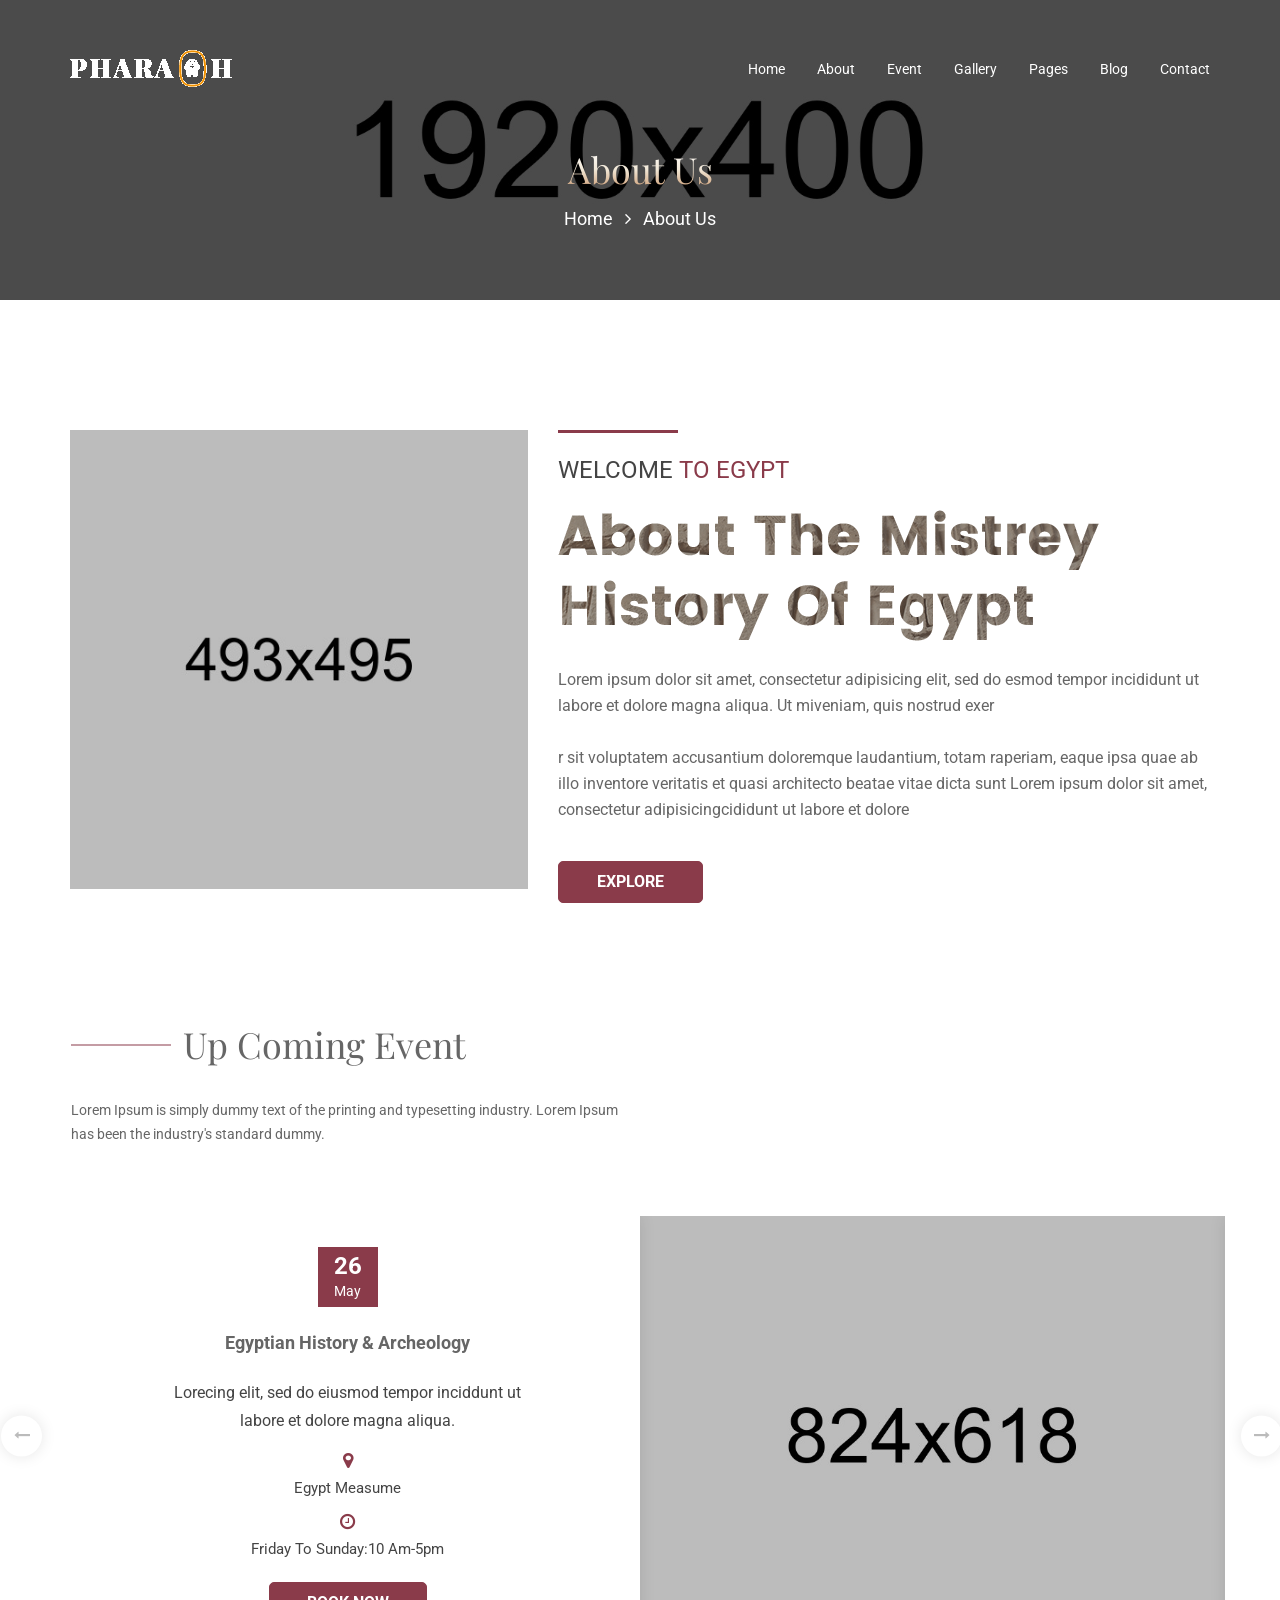
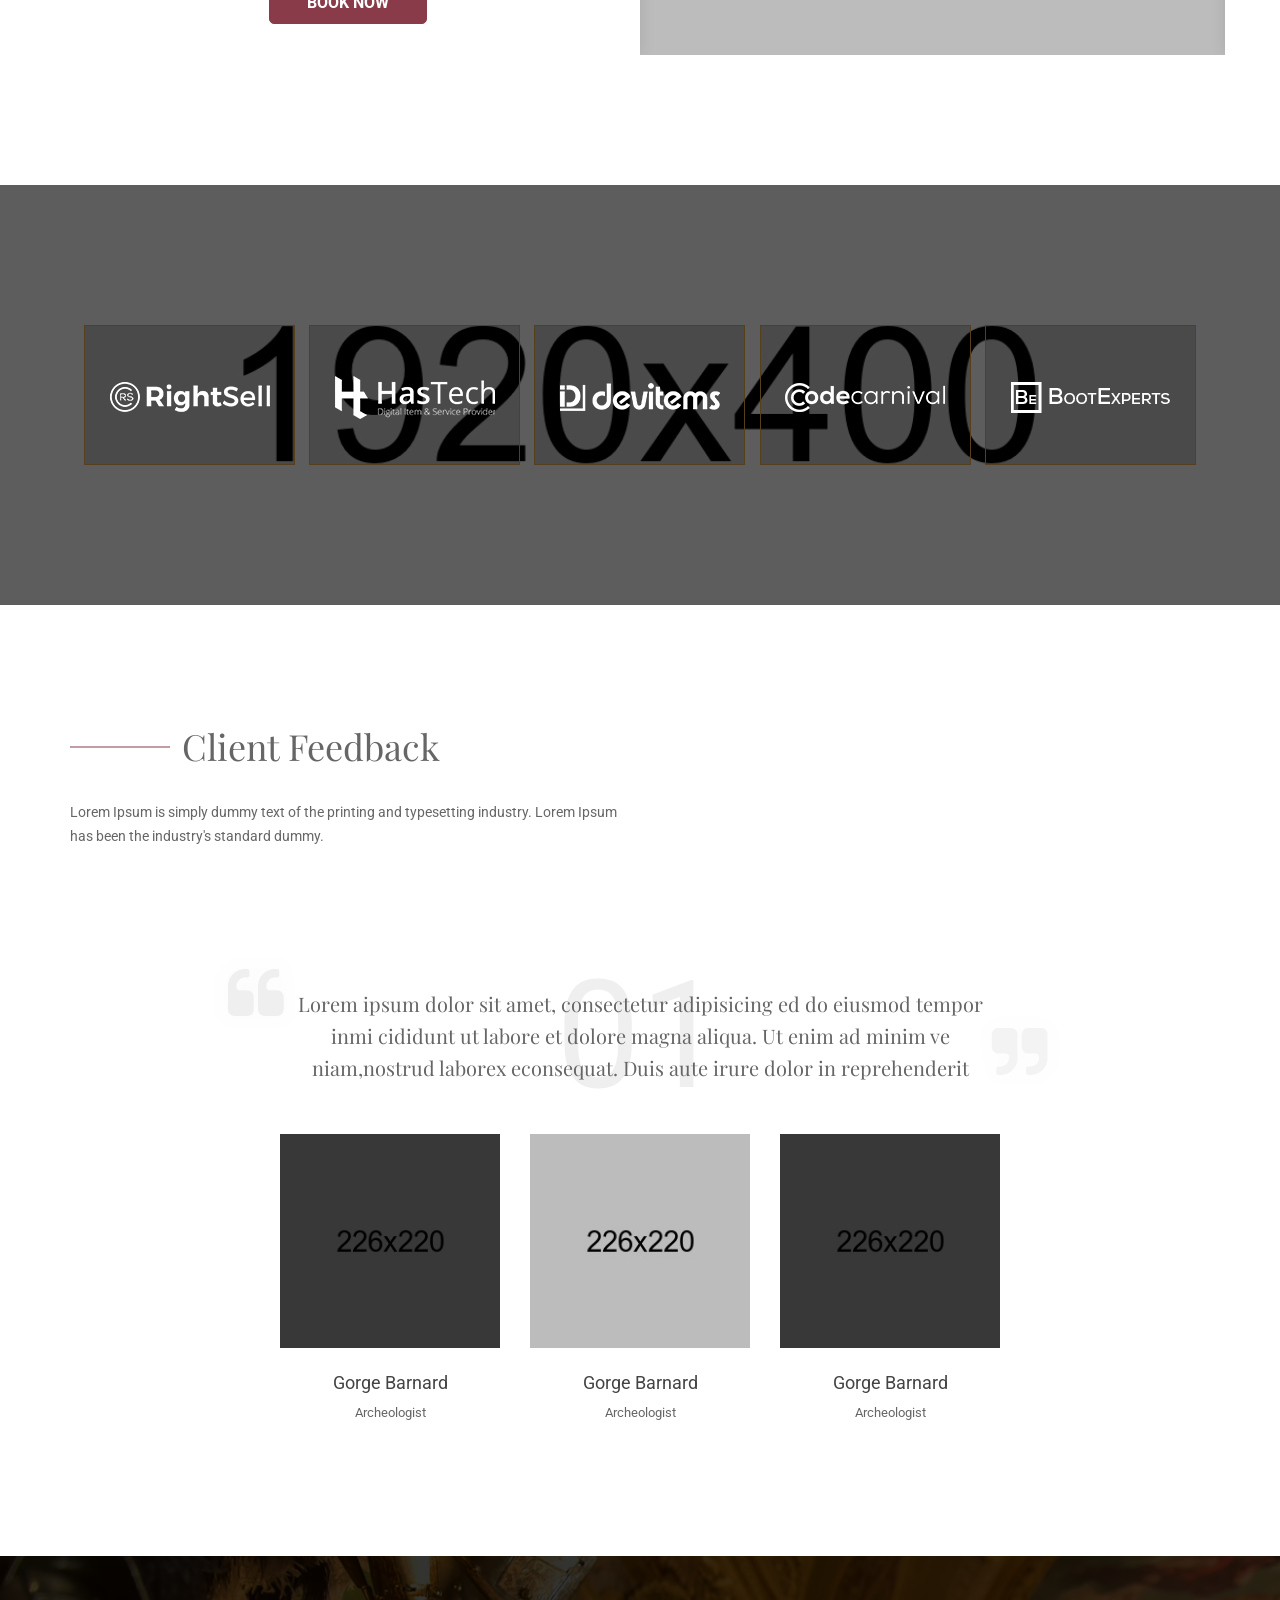
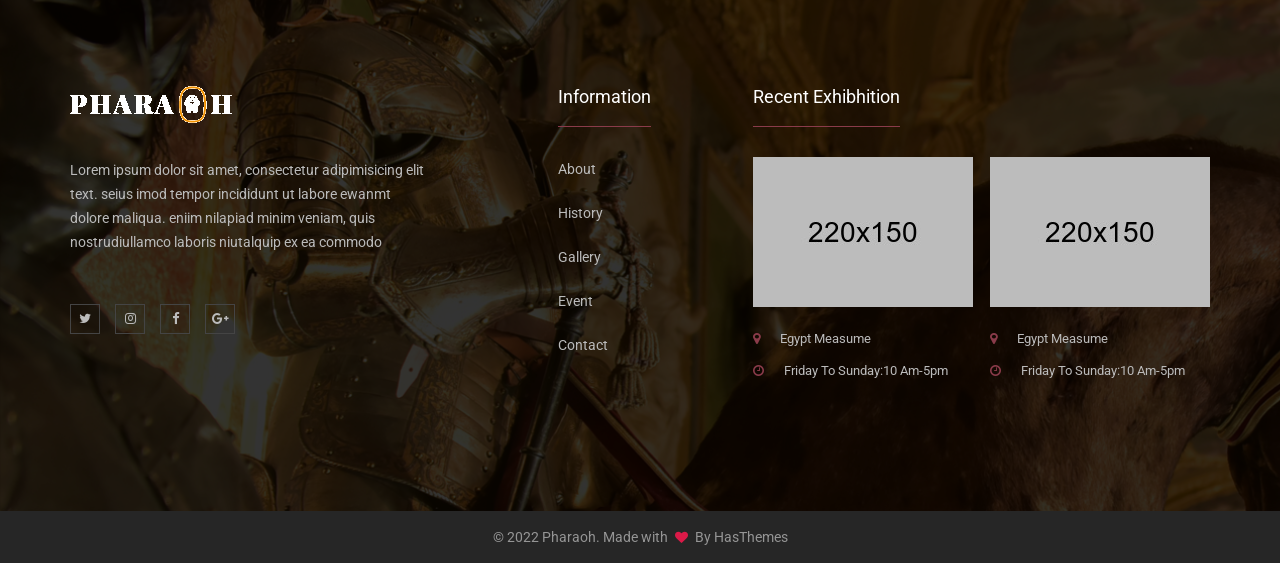
<file: about.html>
<!doctype html>
<html class="no-js" lang="zxx">

<head>
    <meta charset="utf-8">
    <meta http-equiv="x-ua-compatible" content="ie=edge">
    <title>About Us || History And Archeology HTML Template</title>
    <meta name="description" content="">
    <meta name="viewport" content="width=device-width, initial-scale=1">


    <!-- Place favicon.ico in the root directory -->
    <link rel="shortcut icon" type="image/x-icon" href="images/favicon.ico">
    <link rel="apple-touch-icon" href="apple-touch-icon.png">


    <!-- All css files are included here. -->
    <!-- Bootstrap fremwork main css -->
    <link rel="stylesheet" href="css/bootstrap.min.css">
    <link rel="stylesheet" href="css/owl.carousel.min.css">
    <link rel="stylesheet" href="css/owl.theme.default.min.css">
    <!-- This core.css file contents all plugings css file. -->
    <link rel="stylesheet" href="css/core.css">
    <!-- Theme shortcodes/elements style -->
    <link rel="stylesheet" href="css/shortcode/shortcodes.css">
    <!-- Theme main style -->
    <link rel="stylesheet" href="style.css">
    <!-- Responsive css -->
    <link rel="stylesheet" href="css/responsive.css">
    <!-- User style -->
    <link rel="stylesheet" href="css/custom.css">


    <!-- Modernizr JS -->
    <script src="js/vendor/modernizr-3.11.2.min.js"></script>
</head>

<body>
    <!--[if lt IE 8]>
        <p class="browserupgrade">You are using an <strong>outdated</strong> browser. Please <a href="http://browsehappy.com/">upgrade your browser</a> to improve your experience.</p>
    <![endif]-->

    <!-- Body main wrapper start -->

    <div class="wrapper">
        <!-- Start Header Style -->
        <header id="header" class="htc-header">
            <!-- Start Mainmenu Area -->
            <div id="sticky-header-with-topbar" class="mainmenu__area d-none d-md-block sticky__header">
                <div class="container">
                    <div class="row">
                        <div class="col-lg-2 col-md-3">
                            <div class="logo">
                                <a href="index.html">
                                    <img src="images/logo/pharaoh.png" alt="logo">
                                </a>
                            </div>
                        </div>
                        <!-- Start MAinmenu Ares -->
                        <div class="col-lg-10 col-md-9">
                            <nav class="mainmenu__nav">
                                <ul class="main__menu">
                                    <li class="drop"><a href="index.html">Home</a>
                                        <ul class="dropdown">
                                            <li><a href="index.html">home version 1</a></li>
                                            <li><a href="index-2.html">home version 2</a></li>
                                            <li><a href="index-3.html">home version 3</a></li>
                                        </ul>
                                    </li>
                                    <li><a href="about.html">About</a></li>
                                    <li class="drop"><a href="event-grid.html">Event</a>
                                        <ul class="dropdown">
                                            <li><a href="event-grid.html">event grid</a></li>
                                            <li><a href="event-list-view.html">event list</a></li>
                                            <li><a href="event-details.html">event deatils</a></li>
                                        </ul>
                                    </li>
                                    <li class="drop"><a href="gallery.html">Gallery</a>
                                        <ul class="dropdown">
                                            <li><a href="gallery.html">Gallery style 1</a></li>
                                            <li><a href="gallery-2.html">Gallery style 2</a></li>
                                            <li><a href="gallery-3.html">Gallery style 3</a></li>
                                        </ul>
                                    </li>
                                    <li class="drop"><a href="#">pages</a>
                                        <ul class="dropdown">
                                            <li><a href="blog-grid.html">Blog grid</a></li>
                                            <li><a href="blog-list-view.html">Blog list</a></li>
                                            <li><a href="blog-details.html">Blog deatils</a></li>
                                            <li><a href="event-grid.html">event grid</a></li>
                                            <li><a href="event-list-view.html">event list</a></li>
                                            <li><a href="event-details.html">event deatils</a></li>
                                            <li><a href="gallery.html">Gallery style 1</a></li>
                                            <li><a href="gallery-2.html">Gallery style 2</a></li>
                                            <li><a href="gallery-3.html">Gallery style 3</a></li>
                                            <li><a href="about.html">about</a></li>
                                            <li><a href="contact.html">contact</a></li>
                                        </ul>
                                    </li>
                                    <li><a href="blog-grid.html">Blog</a></li>
                                    <li><a href="contact.html">Contact</a></li>
                                </ul>
                            </nav>
                        </div>
                        <!-- End MAinmenu Ares -->
                    </div>
                </div>
            </div>
            <!-- End Mainmenu Area -->
            <!-- Mobile-menu-area start -->
            <div class="mobile-menu-area d-block d-md-none">
                <div class="fluid-container mobile-menu-container">
                    <div class="mobile-logo"><a href="index.html"><img src="images/logo/pharaoh.png"
                                alt="Mobile logo"></a></div>
                    <div class="mobile-menu clearfix">
                        <nav id="mobile_dropdown">
                            <ul>
                                <li><a href="index.html">Home</a>
                                    <ul>
                                        <li><a href="index.html">home version 1</a></li>
                                        <li><a href="index-2.html">home version 2</a></li>
                                        <li><a href="index-3.html">home version 3</a></li>
                                    </ul>
                                </li>
                                <li><a href="about.html">About</a></li>
                                <li><a href="event-grid.html">Event</a>
                                    <ul>
                                        <li><a href="event-grid.html">event grid</a></li>
                                        <li><a href="event-list-view.html">event list</a></li>
                                        <li><a href="event-details.html">event deatils</a></li>
                                    </ul>
                                </li>
                                <li><a href="#">pages</a>
                                    <ul>
                                        <li><a href="event-grid.html">event grid</a></li>
                                        <li><a href="event-list-view.html">event list</a></li>
                                        <li><a href="event-details.html">event deatils</a></li>
                                        <li><a href="gallery.html">Gallery style 1</a></li>
                                        <li><a href="gallery-2.html">Gallery style 2</a></li>
                                        <li><a href="gallery-3.html">Gallery style 3</a></li>
                                        <li><a href="blog-grid.html">Blog grid</a></li>
                                        <li><a href="blog-list-view.html">Blog list</a></li>
                                        <li><a href="blog-details.html">Blog deatils</a></li>
                                        <li><a href="contact.html">contact</a></li>
                                    </ul>
                                </li>
                                <li><a href="blog-grid.html">Blog</a></li>
                                <li><a href="contact.html">contact us</a></li>
                            </ul>
                        </nav>
                    </div>
                </div>
            </div>
            <!-- Mobile-menu-area End -->
        </header>
        <!-- End Header Style -->
        <!-- Start Bradcaump area -->
        <div class="ht__bradcaump__area"
            style="background: rgba(0, 0, 0, 0) url(images/bg/6.jpg) no-repeat scroll center center / cover ;"
            data--black__overlay="6">
            <div class="ht__bradcaump__wrap">
                <div class="container">
                    <div class="row">
                        <div class="col-12">
                            <div class="bradcaump__inner text-center">
                                <h2 class="bradcaump-title">About Us</h2>
                                <nav class="bradcaump-inner">
                                    <a class="breadcrumb-item" href="index.html">Home</a>
                                    <span class="brd-separetor"><i class="fa fa-angle-right"></i></span>
                                    <span class="breadcrumb-item active">About Us</span>
                                </nav>
                            </div>
                        </div>
                    </div>
                </div>
            </div>
        </div>
        <!-- End Bradcaump area -->
        <!-- Start About Area -->
        <section class="htc__about__area about--2 bg__white">
            <div class="container">
                <div class="row">
                    <div class="col-lg-5 col-12">
                        <div class="htc__about__thumb__inner">
                            <div class="htc__about__thumb">
                                <img src="images/about/3.jpg" alt="about images">
                            </div>
                        </div>
                    </div>
                    <div class="col-lg-7 col-12 smmt--30 xsmt--30">
                        <div class="htc__about__content">
                            <div class="htc__about__inner">
                                <h4>WELCOME <span class="text--theme">TO EGYPT</span></h4>
                                <div class="htc__about__text">
                                    <img src="images/about/text.png" alt="welcome image">
                                </div>
                                <div class="about__details">
                                    <p>Lorem ipsum dolor sit amet, consectetur adipisicing elit, sed do esmod tempor
                                        incididunt ut labore et dolore magna aliqua. Ut miveniam, quis nostrud exer</p>
                                    <p>r sit voluptatem accusantium doloremque laudantium, totam raperiam, eaque ipsa
                                        quae ab illo inventore veritatis et quasi architecto beatae vitae dicta sunt
                                        Lorem ipsum dolor sit amet, consectetur adipisicingcididunt ut labore et dolore
                                    </p>
                                </div>
                                <div class="about__btn">
                                    <a class="htc__btn btn__theme" href="#">Explore</a>
                                </div>
                            </div>
                        </div>
                    </div>
                </div>
            </div>
        </section>
        <!-- End About Area -->
        <!-- Start Upcoming Area -->
        <section class="htc__upcoming__area upcoming__style--2 pb--120">
            <div class="container ps-0 pe-0">
                <div class="row">
                    <div class="col-lg-6 col-md-8 col-12">
                        <div class="section__title section__title--2 ps-3">
                            <h2 class="title__line--2">Up Coming Event</h2>
                            <p>Lorem Ipsum is simply dummy text of the printing and typesetting industry. Lorem Ipsum
                                has been the industry's standard dummy.</p>
                        </div>
                    </div>
                </div>
                <div class="row g-0">
                    <div class="col-12">
                        <div class="htc__upcoming__wrap indicator__style--1 htc_upcoming_about_page owl-carousel owl-theme clearfix mt--70">
                            <div class="row g-0 single__upcoming__content clearfix">
                                <!-- Start Single Event -->
                                <div class="col-lg-6 col-12">
                                    <div class="upcoming">
                                        <div class="htc__upcomig__inner">
                                            <div class="upc__date">
                                                <span class="date">26</span>
                                                <span>May</span>
                                            </div>
                                            <h2>Egyptian History & Archeology</h2>
                                            <p>Lorecing elit, sed do eiusmod tempor inciddunt ut labore et dolore magna
                                                aliqua.</p>
                                            <div class="event__location">
                                                <div class="single__evt__lc">
                                                    <i class="fa fa-map-marker"></i>
                                                    <p>Egypt Measume</p>
                                                </div>
                                                <div class="single__evt__lc">
                                                    <i class="fa fa-clock-o"></i>
                                                    <p>Friday To Sunday:10 Am-5pm</p>
                                                </div>
                                            </div>
                                            <div class="upcoming__btn">
                                                <a class="htc__btn btn__theme" href="event-details.html">book now</a>
                                            </div>
                                        </div>
                                    </div>
                                </div>
                                <!-- End Single Event -->
                                <div class="col-lg-6 col-12">
                                    <div class="upcoming__thumb">
                                        <img src="images/upcoming/1.jpg" alt="upcoming images">
                                    </div>
                                </div>
                            </div>
                            <div class="row g-0 single__upcoming__content clearfix">
                                <!-- Start Single Event -->
                                <div class="col-lg-6 col-12">
                                    <div class="upcoming">
                                        <div class="htc__upcomig__inner">
                                            <div class="upc__date">
                                                <span class="date">26</span>
                                                <span>May</span>
                                            </div>
                                            <h2>Egyptian History & Archeology</h2>
                                            <p>Lorecing elit, sed do eiusmod tempor inciddunt ut labore et dolore magna
                                                aliqua.</p>
                                            <div class="event__location">
                                                <div class="single__evt__lc">
                                                    <i class="fa fa-map-marker"></i>
                                                    <p>Egypt Measume</p>
                                                </div>
                                                <div class="single__evt__lc">
                                                    <i class="fa fa-clock-o"></i>
                                                    <p>Friday To Sunday:10 Am-5pm</p>
                                                </div>
                                            </div>
                                            <div class="upcoming__btn">
                                                <a class="htc__btn btn__theme" href="event-details.html">book now</a>
                                            </div>
                                        </div>
                                    </div>
                                </div>
                                <!-- End Single Event -->
                                <div class="col-lg-6 col-12">
                                    <div class="upcoming__thumb">
                                        <img src="images/upcoming/1.jpg" alt="upcoming images">
                                    </div>
                                </div>
                            </div>
                        </div>
                    </div>
                </div>
            </div>
        </section>
        <!-- End Upcoming Area -->
        <!-- Start Brand Area -->
        <div class="htc__brand__area ptb--140"
            style="background: rgba(0, 0, 0, 0) url(images/bg/7.jpg) no-repeat scroll center center / cover ;"
            data--black__overlay="5">
            <div class="brand__wrap">
                <ul class="brand__list">
                    <li><a href="#"><img src="images/brand/1.png" alt="brand images"></a></li>
                    <li><a href="#"><img src="images/brand/2.png" alt="brand images"></a></li>
                    <li><a href="#"><img src="images/brand/3.png" alt="brand images"></a></li>
                    <li><a href="#"><img src="images/brand/4.png" alt="brand images"></a></li>
                    <li class="hidden-sm"><a href="#"><img src="images/brand/5.png" alt="brand images"></a></li>
                </ul>
            </div>
        </div>
        <!-- End Brand Area -->
        <!-- Start Testimonial Area -->
        <section class="htc__testimonial__area testimonial--2 bg__white pb--130 pt--120">
            <div class="container">
                <div class="row">
                    <div class="col-lg-6 col-md-8 col-12">
                        <div class="section__title section__title--2">
                            <h2 class="title__line--2">Client Feedback</h2>
                            <p>Lorem Ipsum is simply dummy text of the printing and typesetting industry. Lorem Ipsum
                                has been the industry's standard dummy.</p>
                        </div>
                    </div>
                </div>
                <div class="row">
                    <div class="col-12">
                        <!--Start Testimonial Text Slider -->
                        <div class="testimonial-text-slider--2 text-center">
                            <div class="sin-testitext" data-title="01">
                                <p>Lorem ipsum dolor sit amet, consectetur adipisicing ed do eiusmod tempor inmi
                                    cididunt ut labore et dolore magna aliqua. Ut enim ad minim ve niam,nostrud laborex
                                    econsequat. Duis aute irure dolor in reprehenderit</p>
                            </div>
                            <div class="sin-testitext" data-title="02">
                                <p>Consectetur lorem ipsum dolor sit amet, adipisicing ed do eiusmod tempor inmi
                                    cididunt ut labore et dolore magna aliqua. Ut enim ad minim ve niam,nostrud laborex
                                    econsequat. Duis aute irure dolor in reprehenderit</p>
                            </div>
                            <div class="sin-testitext" data-title="03">
                                <p>Adipisicing lorem ipsum dolor sit amet, consectetur ed do eiusmod tempor inmi
                                    cididunt ut labore et dolore magna aliqua. Ut enim ad minim ve niam,nostrud laborex
                                    econsequat. Duis aute irure dolor in reprehenderit</p>
                            </div>
                            <div class="sin-testitext" data-title="04">
                                <p>Lorem ipsum dolor sit amet, consectetur adipisicing ed do eiusmod tempor inmi
                                    cididunt ut labore et dolore magna aliqua. Ut enim ad minim ve niam,nostrud laborex
                                    econsequat. Duis aute irure dolor in reprehenderit</p>
                            </div>
                            <div class="sin-testitext" data-title="05">
                                <p>Minim Lorem ipsum dolor sit amet, consectetur adipisicing ed do eiusmod tempor inmi
                                    cididunt ut labore et dolore magna aliqua. Ut enim ad ve niam,nostrud laborex
                                    econsequat. Duis aute irure dolor in reprehenderit</p>
                            </div>
                            <div class="sin-testitext" data-title="06">
                                <p>laborex Lorem ipsum dolor sit amet, consectetur adipisicing ed do eiusmod tempor inmi
                                    cididunt ut labore et dolore magna aliqua. Ut enim ad minim ve niam,nostrud
                                    econsequat. Duis aute irure dolor in reprehenderit</p>
                            </div>
                        </div>
                        <!--End Testimonial Text Slider -->
                        <!-- Testimonial Wrap -->
                        <div class="testimonial-wrap test-sty-two">
                            <div class="testimonial-image-slider--2 text-center testimonial__nav--style2">
                                <!-- Start Single Testimg -->
                                <div class="sin-testiImage">
                                    <div class="text-thumb">
                                        <img src="images/test/clint-2/1.jpg" alt="testimonial 1" />
                                    </div>
                                    <div class="test-info">
                                        <h4>Gorge Barnard</h4>
                                        <h6>Archeologist</h6>
                                    </div>
                                </div>
                                <!-- End Single Testimg -->
                                <!-- Start Single Testimg -->
                                <div class="sin-testiImage">
                                    <div class="text-thumb">
                                        <img src="images/test/clint-2/2.jpg" alt="testimonial 1" />
                                    </div>
                                    <div class="test-info">
                                        <h4>Gorge Barnard</h4>
                                        <h6>Archeologist</h6>
                                    </div>
                                </div>
                                <!-- End Single Testimg -->
                                <!-- Start Single Testimg -->
                                <div class="sin-testiImage">
                                    <div class="text-thumb">
                                        <img src="images/test/clint-2/3.jpg" alt="testimonial 1" />
                                    </div>
                                    <div class="test-info">
                                        <h4>Gorge Barnard</h4>
                                        <h6>Archeologist</h6>
                                    </div>
                                </div>
                                <!-- End Single Testimg -->
                                <!-- Start Single Testimg -->
                                <div class="sin-testiImage">
                                    <div class="text-thumb">
                                        <img src="images/test/clint-2/1.jpg" alt="testimonial 1" />
                                    </div>
                                    <div class="test-info">
                                        <h4>Gorge Barnard</h4>
                                        <h6>Archeologist</h6>
                                    </div>
                                </div>
                                <!-- End Single Testimg -->
                                <!-- Start Single Testimg -->
                                <div class="sin-testiImage">
                                    <div class="text-thumb">
                                        <img src="images/test/clint-2/2.jpg" alt="testimonial 1" />
                                    </div>
                                    <div class="test-info">
                                        <h4>Gorge Barnard</h4>
                                        <h6>Archeologist</h6>
                                    </div>
                                </div>
                                <!-- End Single Testimg -->
                                <!-- Start Single Testimg -->
                                <div class="sin-testiImage">
                                    <div class="text-thumb">
                                        <img src="images/test/clint-2/3.jpg" alt="testimonial 1" />
                                    </div>
                                    <div class="test-info">
                                        <h4>Gorge Barnard</h4>
                                        <h6>Archeologist</h6>
                                    </div>
                                </div>
                                <!-- End Single Testimg -->
                            </div>
                        </div>
                        <!--End Testimonial Wrap -->
                    </div>
                </div>
            </div>
        </section>
        <!-- End Testimonial Area -->
        <!-- Start PortFolio Area -->
        <!-- Start Footer Area -->
        <footer class="htc__footer__area">
            <!-- Start Footer Top Area -->
            <div class="footer__top" data--black__overlay="8"
                style="background: rgba(0, 0, 0, 0) url(images/bg/3.jpg) no-repeat scroll 0 0 / cover ;">
                <div class="container">
                    <div class="row footer__wrap">
                        <!-- Start Single Content -->
                        <div class="col-lg-4 col-md-6 col-12">
                            <div class="footer">
                                <div class="ft__logo">
                                    <a href="index.html">
                                        <img src="images/logo/pharaoh.png" alt="footer logo">
                                    </a>
                                </div>
                                <div class="ft__deatails">
                                    <p>Lorem ipsum dolor sit amet, consectetur adipimisicing elit text. seius imod
                                        tempor incididunt ut labore ewanmt dolore maliqua. eniim nilapiad minim
                                        veniam, quis nostrudiullamco laboris niutalquip ex ea commodo</p>
                                </div>
                                <ul class="social__icon">
                                    <li><a href="#"><i class="fa fa-twitter"></i></a></li>
                                    <li><a href="#"><i class="fa fa-instagram"></i></a></li>
                                    <li><a href="#"><i class="fa fa-facebook"></i></a></li>
                                    <li><a href="#"><i class="fa fa-google-plus"></i></a></li>
                                </ul>
                            </div>
                        </div>
                        <!-- End Single Content -->
                        <!-- Start Single Content -->
                        <div class="col-lg-2 offset-lg-1 col-md-6 col-12 xsmt--40">
                            <div class="footer">
                                <h2 class="footer__title">Information</h2>
                                <div class="footer__content">
                                    <ul class="ft__menu">
                                        <li><a href="about.html">about</a></li>
                                        <li><a href="#">history</a></li>
                                        <li><a href="gallery.html">gallery</a></li>
                                        <li><a href="event-grid.html">event</a></li>
                                        <li><a href="contact.html">Contact</a></li>
                                    </ul>
                                </div>
                            </div>
                        </div>
                        <!-- End Single Content -->
                        <!-- Start Single Content -->
                        <div class="col-lg-5 col-12 smmt--30 xsmt--40">
                            <div class="footer">
                                <h2 class="footer__title">Recent Exhibhition</h2>
                                <div class="ft__recent__post">
                                    <div class="ft__single__post">
                                        <div class="ft__post__thumb">
                                            <a href="#"><img src="images/blog/recent/1.jpg" alt="post images"></a>
                                        </div>
                                        <ul class="ft__post__list">
                                            <li><i class="fa fa-map-marker"></i>Egypt Measume</li>
                                            <li><i class="fa fa-clock-o"></i>Friday To Sunday:10 Am-5pm</li>
                                        </ul>
                                    </div>
                                    <div class="ft__single__post">
                                        <div class="ft__post__thumb">
                                            <a href="#">
                                                <img src="images/blog/recent/2.jpg" alt="post images">
                                            </a>
                                        </div>
                                        <ul class="ft__post__list">
                                            <li><i class="fa fa-map-marker"></i>Egypt Measume</li>
                                            <li><i class="fa fa-clock-o"></i>Friday To Sunday:10 Am-5pm</li>
                                        </ul>
                                    </div>
                                </div>
                            </div>
                        </div>
                        <!-- End Single Content -->
                    </div>
                </div>
            </div>
            <!-- End Footer Top Area -->
            <!-- Start Footer Bottom -->
            <div class="footer__bottom bg__cat--1">
                <div class="container">
                    <div class="row">
                        <div class="col-12">
                            <div class="copyright">
                                <div class="copyright__inner">
                                    <p>© 2022  Pharaoh. Made with <i class="fa fa-heart"></i> By <a target="_blank" href="https://hasthemes.com">HasThemes</a></p>
                                </div>
                            </div>
                        </div>
                    </div>
                </div>
            </div>
            <!-- End Footer Bottom -->
        </footer>
        <!-- End Footer Area -->
        <!-- End Gallery Area -->
    </div>
    <!-- Body main wrapper end -->

    <!-- Placed js at the end of the document so the pages load faster -->

    <!-- jquery latest version -->
    <script src="js/vendor/jquery-3.6.0.min.js"></script>
    <script src="js/vendor/jquery-migrate-3.3.2.min.js"></script>
    <script src="js/vendor/jquery.waypoints.js"></script>
    <!-- Bootstrap framework js -->
    <script src="js/bootstrap.bundle.min.js"></script>
    <!-- All js plugins included in this file. -->
    <script src="js/plugins.js"></script>
    <script src="js/slick.min.js"></script>
    <script src="js/owl.carousel.min.js"></script>
    <!-- Waypoints.min.js. -->
    <script src="js/waypoints.min.js"></script>
    <!-- Main js file that contents all jQuery plugins activation. -->
    <script src="js/main.js"></script>

</body>

</html>
</file>
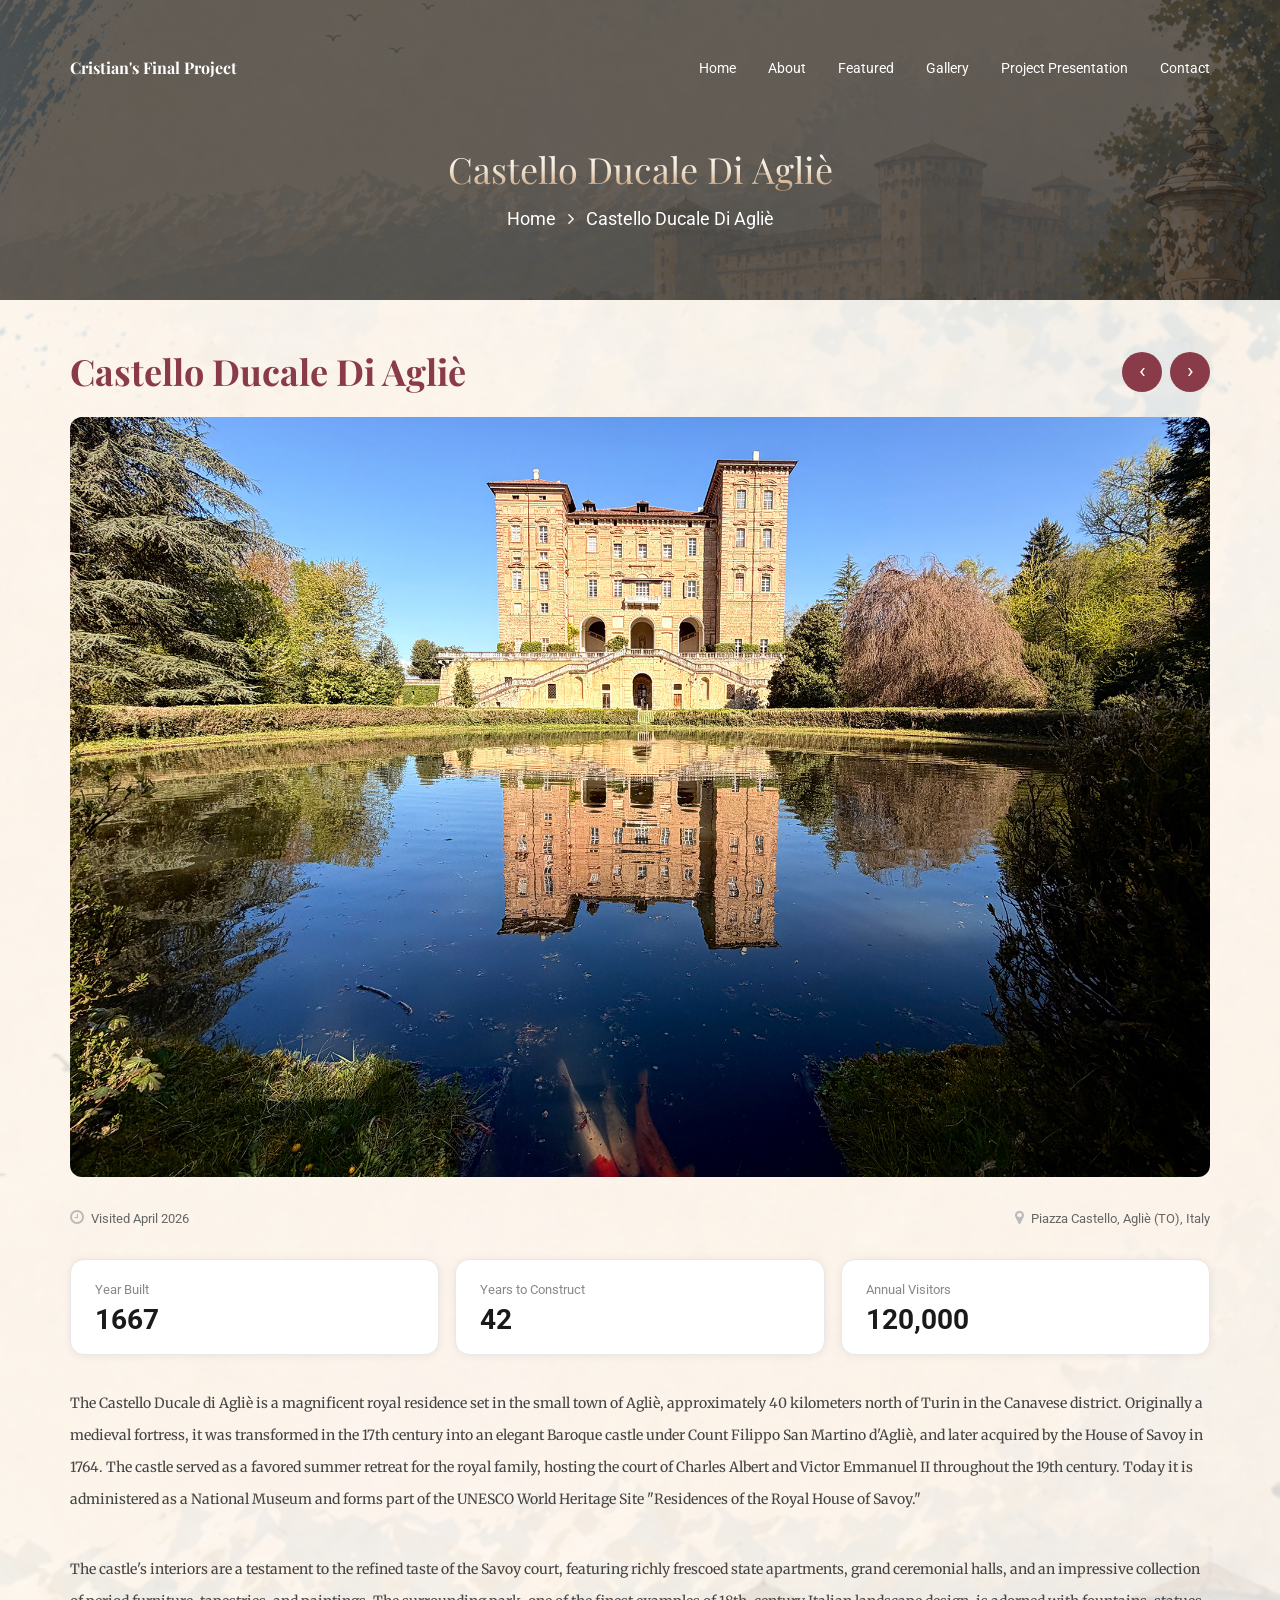
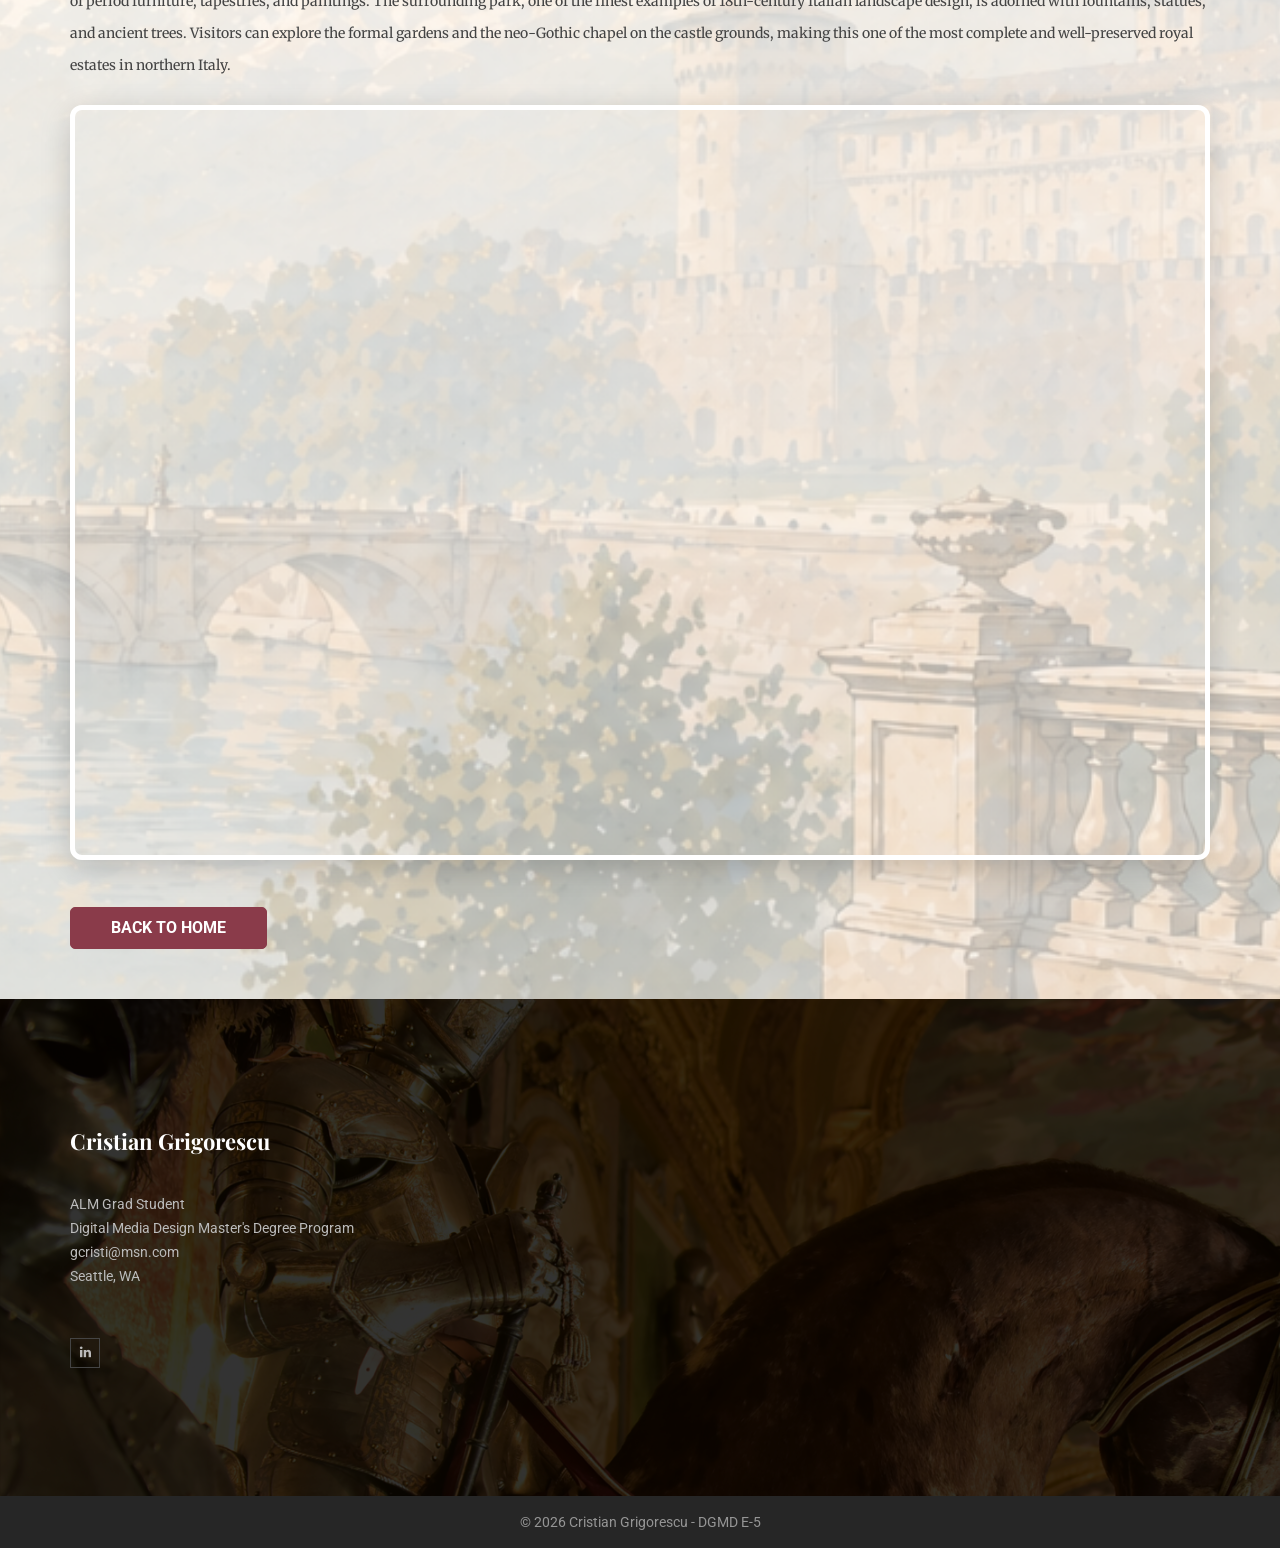
<file: castello-ducale.html>
<!doctype html>
<html class="no-js" lang="zxx">

<head>
    <meta charset="utf-8">
    <meta http-equiv="x-ua-compatible" content="ie=edge">
    <title>Castello Ducale di Agliè | Cristian Grigorescu</title>
    <meta name="description" content="">
    <meta name="viewport" content="width=device-width, initial-scale=1">

    <link rel="icon" type="image/svg+xml" href="images/favicon.svg">
    <link rel="apple-touch-icon" href="apple-touch-icon.png">

    <link rel="stylesheet" href="https://fonts.googleapis.com/css2?family=Playfair+Display:wght@700&family=Merriweather:ital,wght@0,300;0,400;1,300;1,400&display=swap">
    <link rel="stylesheet" href="css/bootstrap.min.css">
    <link rel="stylesheet" href="css/owl.carousel.min.css">
    <link rel="stylesheet" href="css/owl.theme.default.min.css">
    <link rel="stylesheet" href="css/core.css">
    <link rel="stylesheet" href="css/shortcode/shortcodes.css">
    <link rel="stylesheet" href="style.css">
    <link rel="stylesheet" href="css/responsive.css">
    <link rel="stylesheet" href="css/custom.css">

    <script src="js/vendor/modernizr-3.11.2.min.js"></script>
</head>

<body>
    <div class="wrapper">
        <!-- Start Header Style -->
        <header id="header" class="htc-header">
            <div id="sticky-header-with-topbar" class="mainmenu__area d-none d-md-block sticky__header">
                <div class="container">
                    <div class="row">
                        <div class="col-lg-2 col-md-3">
                            <div class="logo">
                                <a href="index.html" style="font-family: 'Playfair Display', serif; font-size: 16px; font-weight: 700; color: #ffffff; text-decoration: none; white-space: nowrap;">Cristian's Final Project</a>
                            </div>
                        </div>
                        <div class="col-lg-10 col-md-9">
                            <nav class="mainmenu__nav">
                                <ul class="main__menu">
                                    <li><a href="index.html">Home</a></li>
                                    <li><a href="index.html#about">About</a></li>
                                    <li><a href="index.html#featured">Featured</a></li>
                                    <li><a href="index.html#gallery">Gallery</a></li>
                                    <li><a href="project-presentation.html">Project Presentation</a></li>
                                    <li><a href="index.html#contact">Contact</a></li>
                                </ul>
                            </nav>
                        </div>
                    </div>
                </div>
            </div>
            <div class="mobile-menu-area d-block d-md-none">
                <div class="fluid-container mobile-menu-container">
                    <div class="mobile-logo"><a href="index.html" style="font-family: 'Playfair Display', serif; font-size: 18px; font-weight: 700; color: #ffffff; text-decoration: none;">Cristian's Final Project</a></div>
                    <div class="mobile-menu clearfix">
                        <nav id="mobile_dropdown">
                            <ul>
                                <li><a href="index.html">Home</a></li>
                                <li><a href="index.html#about">About</a></li>
                                <li><a href="index.html#featured">Featured</a></li>
                                <li><a href="index.html#gallery">Gallery</a></li>
                                <li><a href="project-presentation.html">Project Presentation</a></li>
                                <li><a href="index.html#contact">Contact</a></li>
                            </ul>
                        </nav>
                    </div>
                </div>
            </div>
        </header>
        <!-- End Header Style -->

        <!-- Breadcrumb area -->
        <div class="ht__bradcaump__area"
            style="background: rgba(0, 0, 0, 0) url(images/gallery/Castello_Ducale.png) no-repeat scroll center center / cover;"
            data--black__overlay="6">
            <div class="ht__bradcaump__wrap">
                <div class="container">
                    <div class="row">
                        <div class="col-12">
                            <div class="bradcaump__inner text-center">
                                <h2 class="bradcaump-title">Castello Ducale di Agliè</h2>
                                <nav class="bradcaump-inner">
                                    <a class="breadcrumb-item" href="index.html">Home</a>
                                    <span class="brd-separetor"><i class="fa fa-angle-right"></i></span>
                                    <span class="breadcrumb-item active">Castello Ducale di Agliè</span>
                                </nav>
                            </div>
                        </div>
                    </div>
                </div>
            </div>
        </div>

        <!-- Content -->
        <section class="htc__blog__list ptb--130" style="background: linear-gradient(rgba(255,255,255,0.50), rgba(255,255,255,0.50)), url(images/gallery/Castello_Ducale.png) no-repeat center center / cover;">
            <div class="container">
                <div class="row blog__list__wrap">
                    <div class="col-12">
                        <div class="event__details__sidebar">
                            <div class="loc-title-row">
                                <h2>Castello Ducale di Agliè</h2>
                                <div class="loc-page-nav">
                                    <a href="reggia-di-venaria.html" class="loc-nav-btn">&#8249;</a>
                                    <a href="villa-della-regina.html" class="loc-nav-btn">&#8250;</a>
                                </div>
                            </div>
                            <div class="event__dtl__thumb">
                                <img src="images/gallery/Castello%20Ducale/Castello_Ducale_1.jpg" alt="Castello Ducale di Agliè" style="height: 321px; width: 100%; object-fit: cover; display: block;">
                            </div>
                            <ul class="event__post__date">
                                <li><i class="fa fa-clock-o"></i>Visited April 2026</li>
                                <li><i class="fa fa-map-marker"></i>Piazza Castello, Agliè (TO), Italy</li>
                            </ul>
                            <div class="loc-stat-cards">
                                <div class="loc-stat-card">
                                    <span class="loc-stat-label">Year Built</span>
                                    <span class="loc-stat-value">1667</span>
                                </div>
                                <div class="loc-stat-card">
                                    <span class="loc-stat-label">Years to Construct</span>
                                    <span class="loc-stat-value">42</span>
                                </div>
                                <div class="loc-stat-card">
                                    <span class="loc-stat-label">Annual Visitors</span>
                                    <span class="loc-stat-value">120,000</span>
                                </div>
                            </div>
                            <p class="evnt__btl" style="font-family: 'Merriweather', serif;">The Castello Ducale di Agliè is a magnificent royal residence set in the small town of Agliè, approximately 40 kilometers north of Turin in the Canavese district. Originally a medieval fortress, it was transformed in the 17th century into an elegant Baroque castle under Count Filippo San Martino d'Agliè, and later acquired by the House of Savoy in 1764. The castle served as a favored summer retreat for the royal family, hosting the court of Charles Albert and Victor Emmanuel II throughout the 19th century. Today it is administered as a National Museum and forms part of the UNESCO World Heritage Site "Residences of the Royal House of Savoy."</p>
                            <p style="font-family: 'Merriweather', serif;">The castle's interiors are a testament to the refined taste of the Savoy court, featuring richly frescoed state apartments, grand ceremonial halls, and an impressive collection of period furniture, tapestries, and paintings. The surrounding park, one of the finest examples of 18th-century Italian landscape design, is adorned with fountains, statues, and ancient trees. Visitors can explore the formal gardens and the neo-Gothic chapel on the castle grounds, making this one of the most complete and well-preserved royal estates in northern Italy.</p>
                            <br>
                            <div class="map-contacts">
                                <div id="googleMap">
                                    <iframe src="https://maps.google.com/maps?q=45.3653,7.7669&z=15&output=embed" allowfullscreen loading="lazy"></iframe>
                                </div>
                            </div>
                            <div class="event__datails__btn">
                                <a class="htc__btn btn__theme" href="index.html">Back to Home</a>
                            </div>
                        </div>
                    </div>
                </div>
            </div>
        </section>

        <!-- Footer -->
        <footer id="contact" class="htc__footer__area">
            <div class="footer__top" data--black__overlay="8"
                style="background: rgba(0, 0, 0, 0) url(images/bg/3.jpg) no-repeat scroll 0 0 / cover;">
                <div class="container">
                    <div class="row footer__wrap">
                        <div class="col-lg-4 col-md-6 col-12">
                            <div class="footer">
                                <div class="ft__logo">
                                    <a href="index.html" style="font-family: 'Playfair Display', serif; font-size: 22px; font-weight: 700; color: #ffffff; text-decoration: none;">Cristian Grigorescu</a>
                                </div>
                                <div class="ft__deatails">
                                    <p>ALM Grad Student<br>Digital Media Design Master's Degree Program<br>gcristi@msn.com<br>Seattle, WA</p>
                                </div>
                                <ul class="social__icon">
                                    <li><a href="https://www.linkedin.com/in/cristiangrigorescu/" target="_blank"><i class="fa fa-linkedin"></i></a></li>
                                </ul>
                            </div>
                        </div>
                    </div>
                </div>
            </div>
            <div class="footer__bottom bg__cat--1">
                <div class="container">
                    <div class="row">
                        <div class="col-12">
                            <div class="copyright">
                                <div class="copyright__inner">
                                    <p>© 2026  Cristian Grigorescu - DGMD E-5</p>
                                </div>
                            </div>
                        </div>
                    </div>
                </div>
            </div>
        </footer>
    </div>

    <script src="js/vendor/jquery-3.6.0.min.js"></script>
    <script src="js/vendor/jquery-migrate-3.3.2.min.js"></script>
    <script src="js/vendor/jquery.waypoints.js"></script>
    <script src="js/bootstrap.bundle.min.js"></script>
    <script src="js/plugins.js"></script>
    <script src="js/slick.min.js"></script>
    <script src="js/owl.carousel.min.js"></script>
    <script src="js/waypoints.min.js"></script>
    <script src="js/main.js"></script>
</body>

</html>
</file>
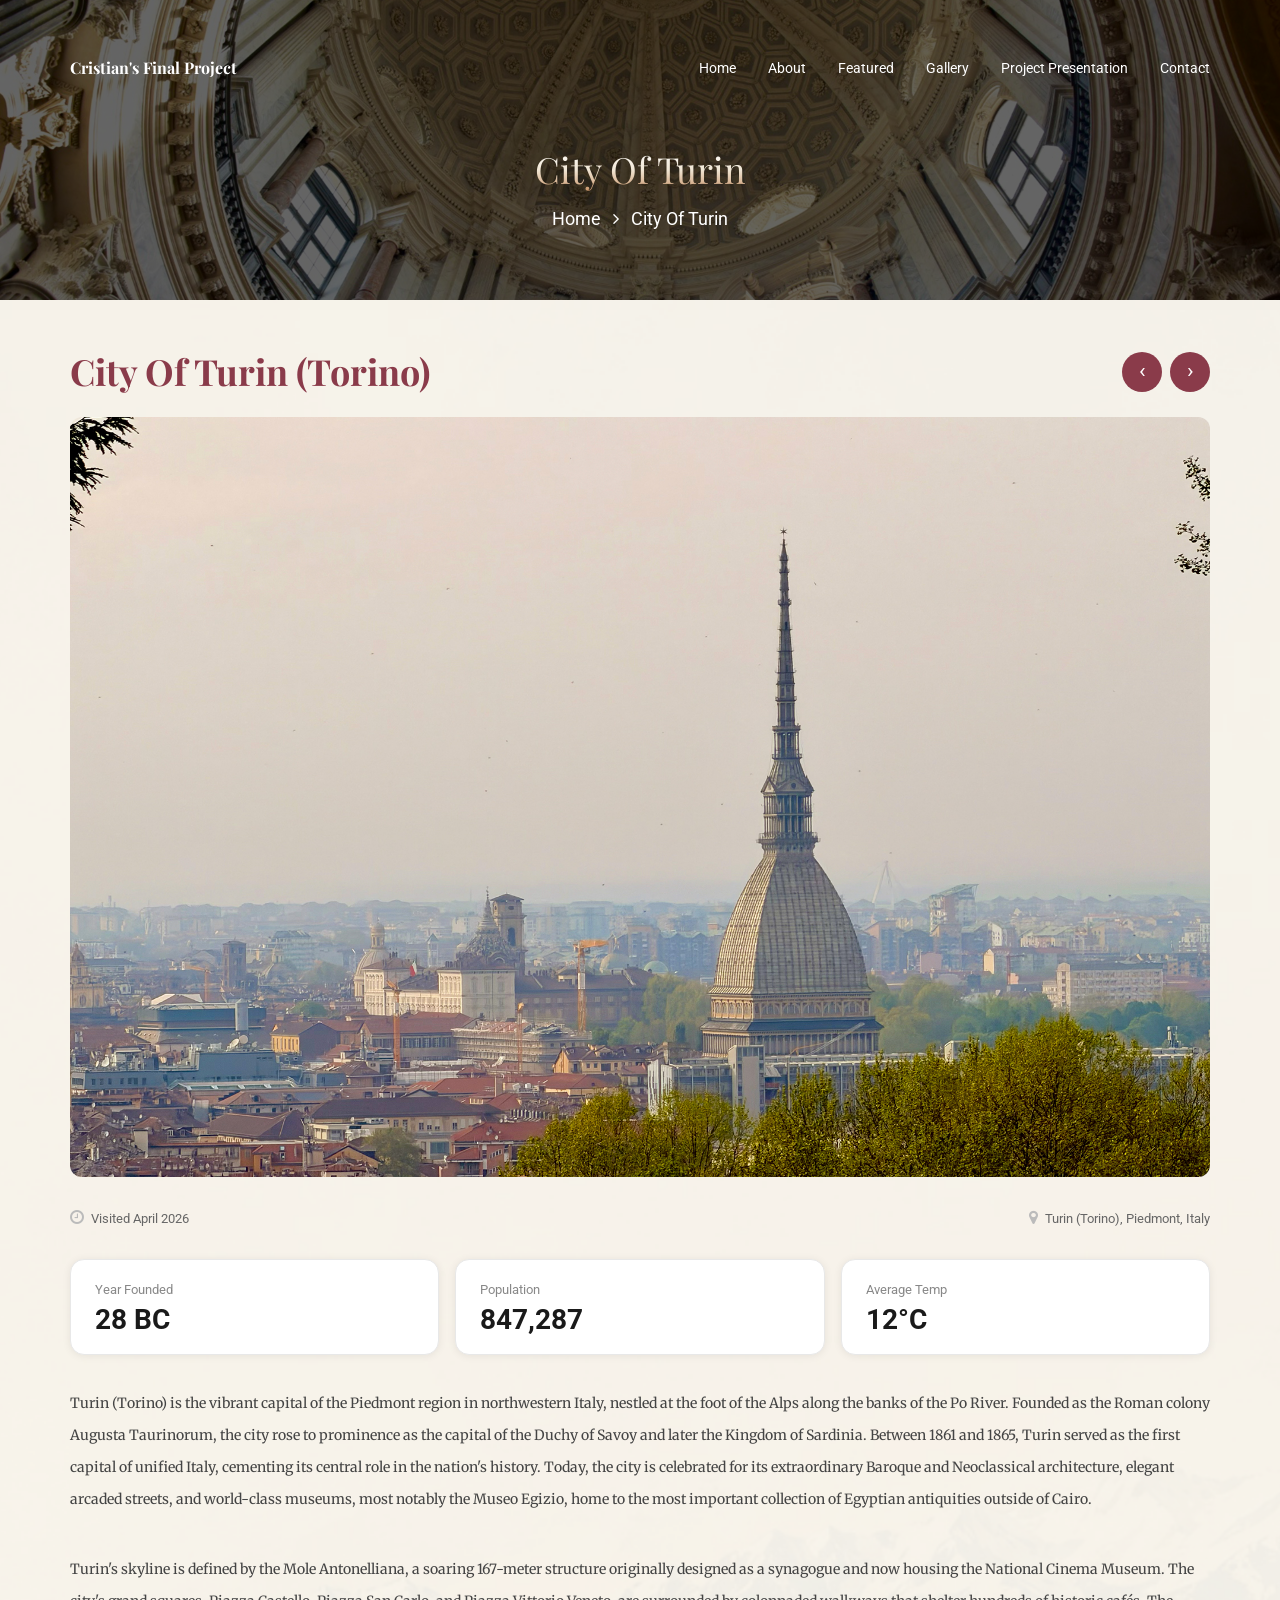
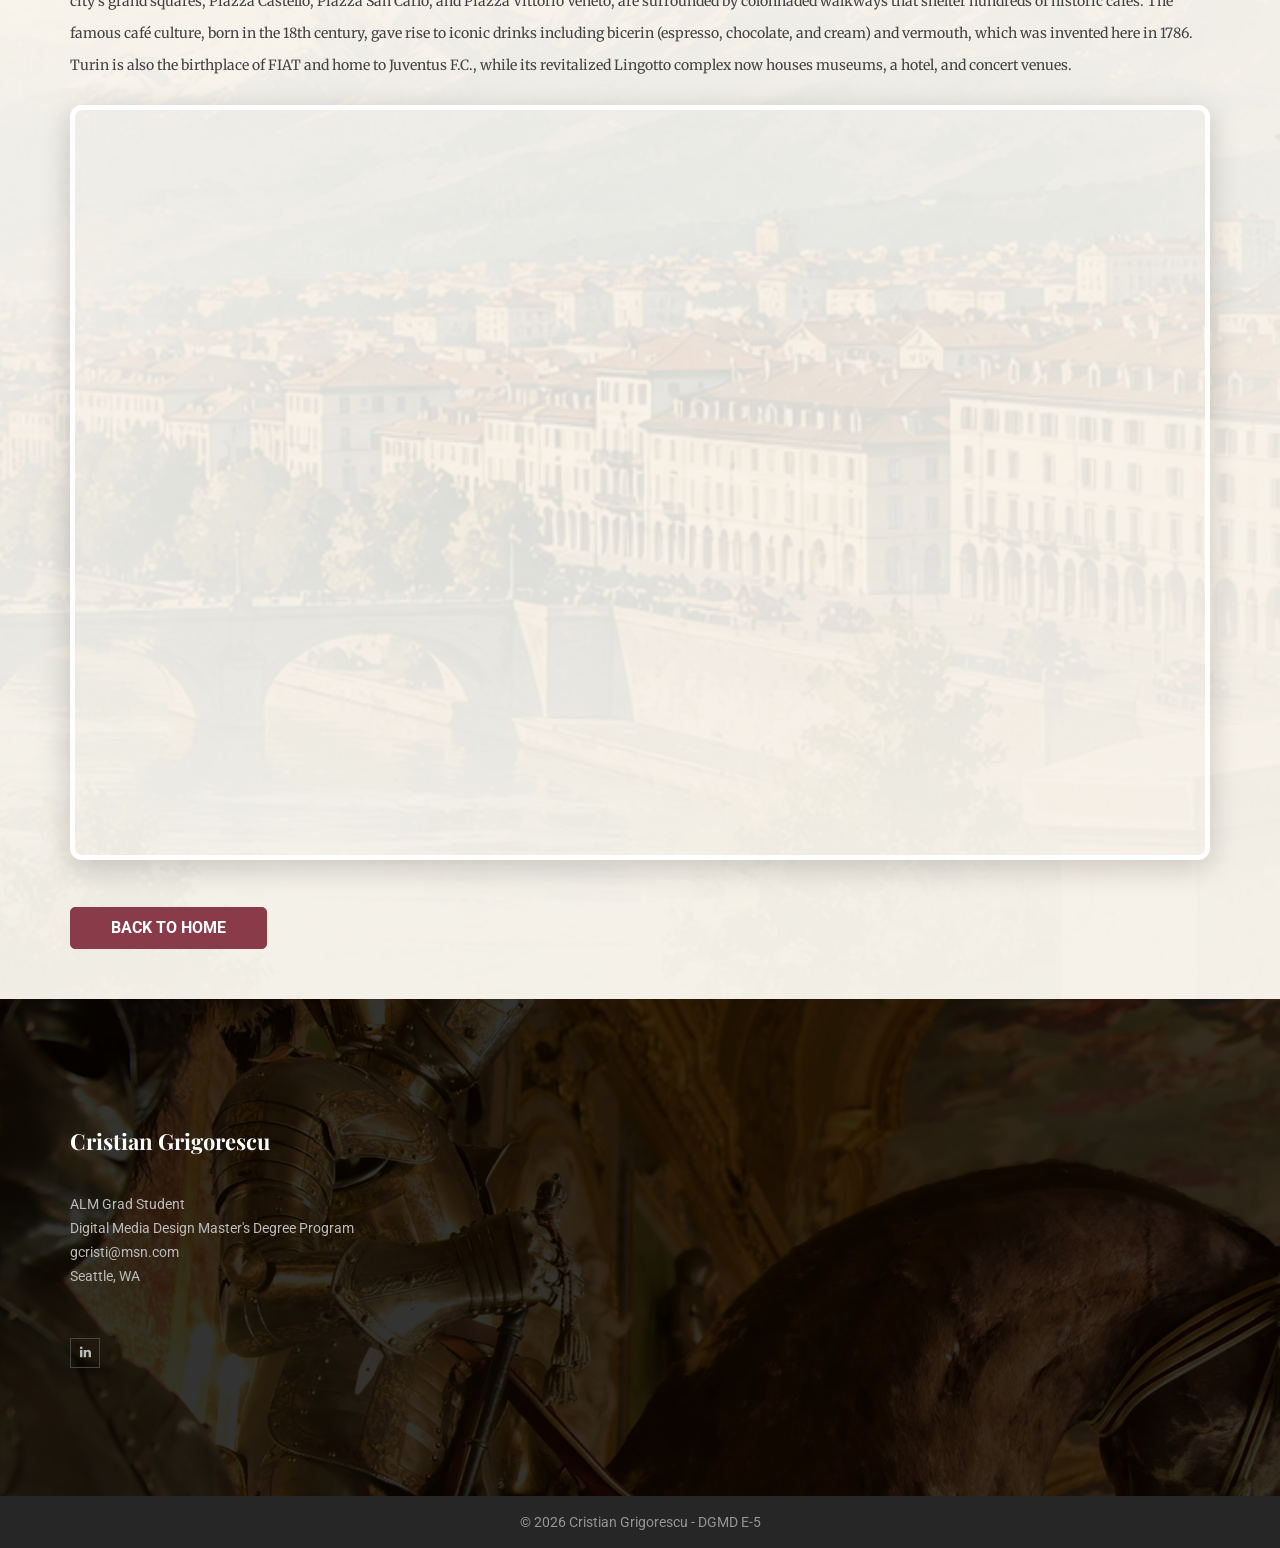
<file: city-of-torino.html>
<!doctype html>
<html class="no-js" lang="zxx">

<head>
    <meta charset="utf-8">
    <meta http-equiv="x-ua-compatible" content="ie=edge">
    <title>City of Turin | Cristian Grigorescu</title>
    <meta name="description" content="">
    <meta name="viewport" content="width=device-width, initial-scale=1">

    <link rel="icon" type="image/svg+xml" href="images/favicon.svg">
    <link rel="apple-touch-icon" href="apple-touch-icon.png">

    <link rel="stylesheet" href="https://fonts.googleapis.com/css2?family=Playfair+Display:wght@700&family=Merriweather:ital,wght@0,300;0,400;1,300;1,400&display=swap">
    <link rel="stylesheet" href="css/bootstrap.min.css">
    <link rel="stylesheet" href="css/owl.carousel.min.css">
    <link rel="stylesheet" href="css/owl.theme.default.min.css">
    <link rel="stylesheet" href="css/core.css">
    <link rel="stylesheet" href="css/shortcode/shortcodes.css">
    <link rel="stylesheet" href="style.css">
    <link rel="stylesheet" href="css/responsive.css">
    <link rel="stylesheet" href="css/custom.css">

    <script src="js/vendor/modernizr-3.11.2.min.js"></script>
</head>

<body>
    <div class="wrapper">
        <!-- Start Header Style -->
        <header id="header" class="htc-header">
            <div id="sticky-header-with-topbar" class="mainmenu__area d-none d-md-block sticky__header">
                <div class="container">
                    <div class="row">
                        <div class="col-lg-2 col-md-3">
                            <div class="logo">
                                <a href="index.html" style="font-family: 'Playfair Display', serif; font-size: 16px; font-weight: 700; color: #ffffff; text-decoration: none; white-space: nowrap;">Cristian's Final Project</a>
                            </div>
                        </div>
                        <div class="col-lg-10 col-md-9">
                            <nav class="mainmenu__nav">
                                <ul class="main__menu">
                                    <li><a href="index.html">Home</a></li>
                                    <li><a href="index.html#about">About</a></li>
                                    <li><a href="index.html#featured">Featured</a></li>
                                    <li><a href="index.html#gallery">Gallery</a></li>
                                    <li><a href="project-presentation.html">Project Presentation</a></li>
                                    <li><a href="index.html#contact">Contact</a></li>
                                </ul>
                            </nav>
                        </div>
                    </div>
                </div>
            </div>
            <div class="mobile-menu-area d-block d-md-none">
                <div class="fluid-container mobile-menu-container">
                    <div class="mobile-logo"><a href="index.html" style="font-family: 'Playfair Display', serif; font-size: 18px; font-weight: 700; color: #ffffff; text-decoration: none;">Cristian's Final Project</a></div>
                    <div class="mobile-menu clearfix">
                        <nav id="mobile_dropdown">
                            <ul>
                                <li><a href="index.html">Home</a></li>
                                <li><a href="index.html#about">About</a></li>
                                <li><a href="index.html#featured">Featured</a></li>
                                <li><a href="index.html#gallery">Gallery</a></li>
                                <li><a href="project-presentation.html">Project Presentation</a></li>
                                <li><a href="index.html#contact">Contact</a></li>
                            </ul>
                        </nav>
                    </div>
                </div>
            </div>
        </header>
        <!-- End Header Style -->

        <!-- Breadcrumb area -->
        <div class="ht__bradcaump__area"
            style="background: rgba(0, 0, 0, 0) url(images/gallery/City%20of%20Turin/City_of_Turin_7.jpg) no-repeat scroll center center / cover;"
            data--black__overlay="6">
            <div class="ht__bradcaump__wrap">
                <div class="container">
                    <div class="row">
                        <div class="col-12">
                            <div class="bradcaump__inner text-center">
                                <h2 class="bradcaump-title">City of Turin</h2>
                                <nav class="bradcaump-inner">
                                    <a class="breadcrumb-item" href="index.html">Home</a>
                                    <span class="brd-separetor"><i class="fa fa-angle-right"></i></span>
                                    <span class="breadcrumb-item active">City of Turin</span>
                                </nav>
                            </div>
                        </div>
                    </div>
                </div>
            </div>
        </div>

        <!-- Content -->
        <section class="htc__blog__list ptb--130" style="background: linear-gradient(rgba(255,255,255,0.50), rgba(255,255,255,0.50)), url(images/gallery/torino_bg.jpg) no-repeat center center / cover;">
            <div class="container">
                <div class="row blog__list__wrap">
                    <div class="col-12">
                        <div class="event__details__sidebar">
                            <div class="loc-title-row">
                                <h2>City of Turin (Torino)</h2>
                                <div class="loc-page-nav">
                                    <a href="piedmont-countryside.html" class="loc-nav-btn">&#8249;</a>
                                    <a href="musei-reali.html" class="loc-nav-btn">&#8250;</a>
                                </div>
                            </div>
                            <div class="event__dtl__thumb">
                                <img src="images/gallery/City%20of%20Turin/City_of_Turin_3.jpg" alt="City of Turin" style="height: 321px; width: 100%; object-fit: cover; display: block;">
                            </div>
                            <ul class="event__post__date">
                                <li><i class="fa fa-clock-o"></i>Visited April 2026</li>
                                <li><i class="fa fa-map-marker"></i>Turin (Torino), Piedmont, Italy</li>
                            </ul>
                            <div class="loc-stat-cards">
                                <div class="loc-stat-card">
                                    <span class="loc-stat-label">Year Founded</span>
                                    <span class="loc-stat-value">28 BC</span>
                                </div>
                                <div class="loc-stat-card">
                                    <span class="loc-stat-label">Population</span>
                                    <span class="loc-stat-value">847,287</span>
                                </div>
                                <div class="loc-stat-card">
                                    <span class="loc-stat-label">Average Temp</span>
                                    <span class="loc-stat-value">12°C</span>
                                </div>
                            </div>
                            <p class="evnt__btl" style="font-family: 'Merriweather', serif;">Turin (Torino) is the vibrant capital of the Piedmont region in northwestern Italy, nestled at the foot of the Alps along the banks of the Po River. Founded as the Roman colony Augusta Taurinorum, the city rose to prominence as the capital of the Duchy of Savoy and later the Kingdom of Sardinia. Between 1861 and 1865, Turin served as the first capital of unified Italy, cementing its central role in the nation's history. Today, the city is celebrated for its extraordinary Baroque and Neoclassical architecture, elegant arcaded streets, and world-class museums, most notably the Museo Egizio, home to the most important collection of Egyptian antiquities outside of Cairo.</p>
                            <p style="font-family: 'Merriweather', serif;">Turin's skyline is defined by the Mole Antonelliana, a soaring 167-meter structure originally designed as a synagogue and now housing the National Cinema Museum. The city's grand squares, Piazza Castello, Piazza San Carlo, and Piazza Vittorio Veneto, are surrounded by colonnaded walkways that shelter hundreds of historic cafés. The famous café culture, born in the 18th century, gave rise to iconic drinks including bicerin (espresso, chocolate, and cream) and vermouth, which was invented here in 1786. Turin is also the birthplace of FIAT and home to Juventus F.C., while its revitalized Lingotto complex now houses museums, a hotel, and concert venues.</p>
                            <br>
                            <div class="map-contacts">
                                <div id="googleMap">
                                    <iframe src="https://maps.google.com/maps?q=Turin,+Piedmont,+Italy&output=embed" allowfullscreen loading="lazy"></iframe>
                                </div>
                            </div>
                            <div class="event__datails__btn">
                                <a class="htc__btn btn__theme" href="index.html">Back to Home</a>
                            </div>
                        </div>
                    </div>
                </div>
            </div>
        </section>

        <!-- Footer -->
        <footer id="contact" class="htc__footer__area">
            <div class="footer__top" data--black__overlay="8"
                style="background: rgba(0, 0, 0, 0) url(images/bg/3.jpg) no-repeat scroll 0 0 / cover;">
                <div class="container">
                    <div class="row footer__wrap">
                        <div class="col-lg-4 col-md-6 col-12">
                            <div class="footer">
                                <div class="ft__logo">
                                    <a href="index.html" style="font-family: 'Playfair Display', serif; font-size: 22px; font-weight: 700; color: #ffffff; text-decoration: none;">Cristian Grigorescu</a>
                                </div>
                                <div class="ft__deatails">
                                    <p>ALM Grad Student<br>Digital Media Design Master's Degree Program<br>gcristi@msn.com<br>Seattle, WA</p>
                                </div>
                                <ul class="social__icon">
                                    <li><a href="https://www.linkedin.com/in/cristiangrigorescu/" target="_blank"><i class="fa fa-linkedin"></i></a></li>
                                </ul>
                            </div>
                        </div>
                    </div>
                </div>
            </div>
            <div class="footer__bottom bg__cat--1">
                <div class="container">
                    <div class="row">
                        <div class="col-12">
                            <div class="copyright">
                                <div class="copyright__inner">
                                    <p>© 2026  Cristian Grigorescu - DGMD E-5</p>
                                </div>
                            </div>
                        </div>
                    </div>
                </div>
            </div>
        </footer>
    </div>

    <script src="js/vendor/jquery-3.6.0.min.js"></script>
    <script src="js/vendor/jquery-migrate-3.3.2.min.js"></script>
    <script src="js/vendor/jquery.waypoints.js"></script>
    <script src="js/bootstrap.bundle.min.js"></script>
    <script src="js/plugins.js"></script>
    <script src="js/slick.min.js"></script>
    <script src="js/owl.carousel.min.js"></script>
    <script src="js/waypoints.min.js"></script>
    <script src="js/main.js"></script>
</body>

</html>
</file>
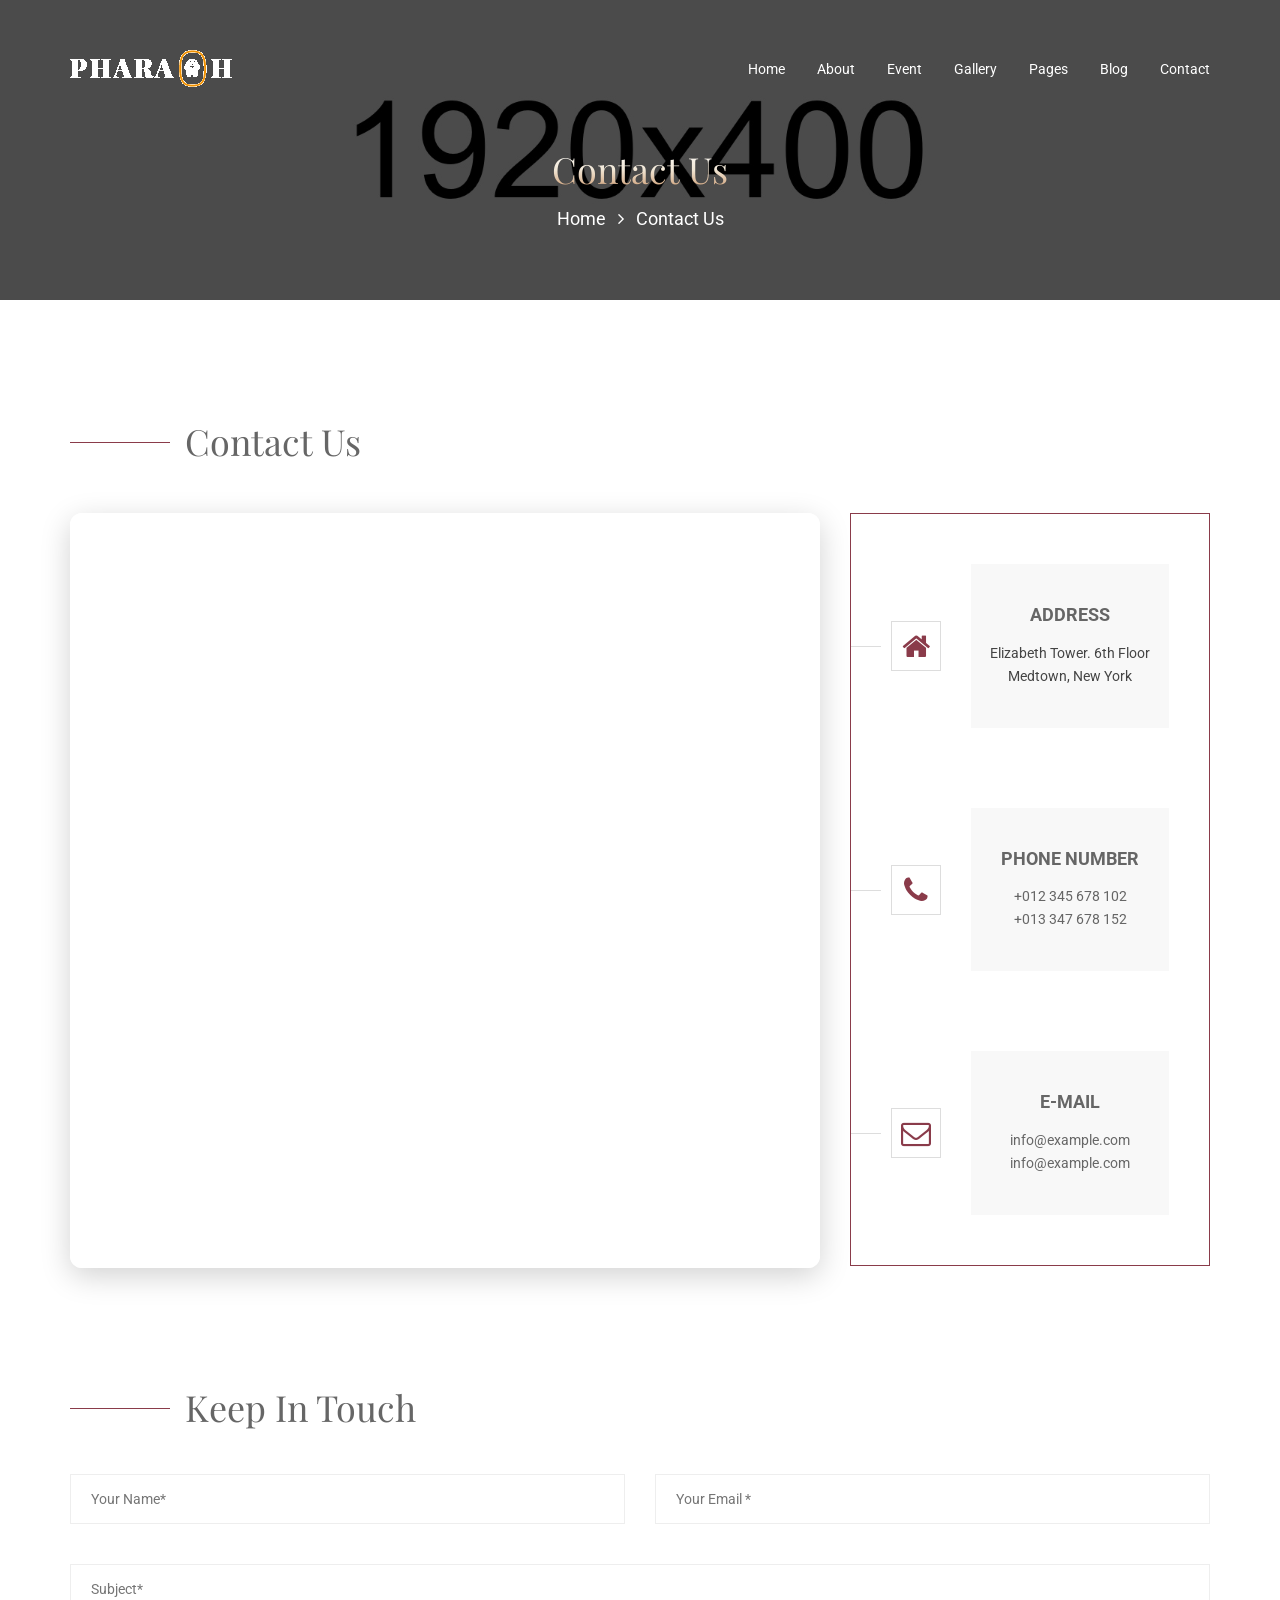
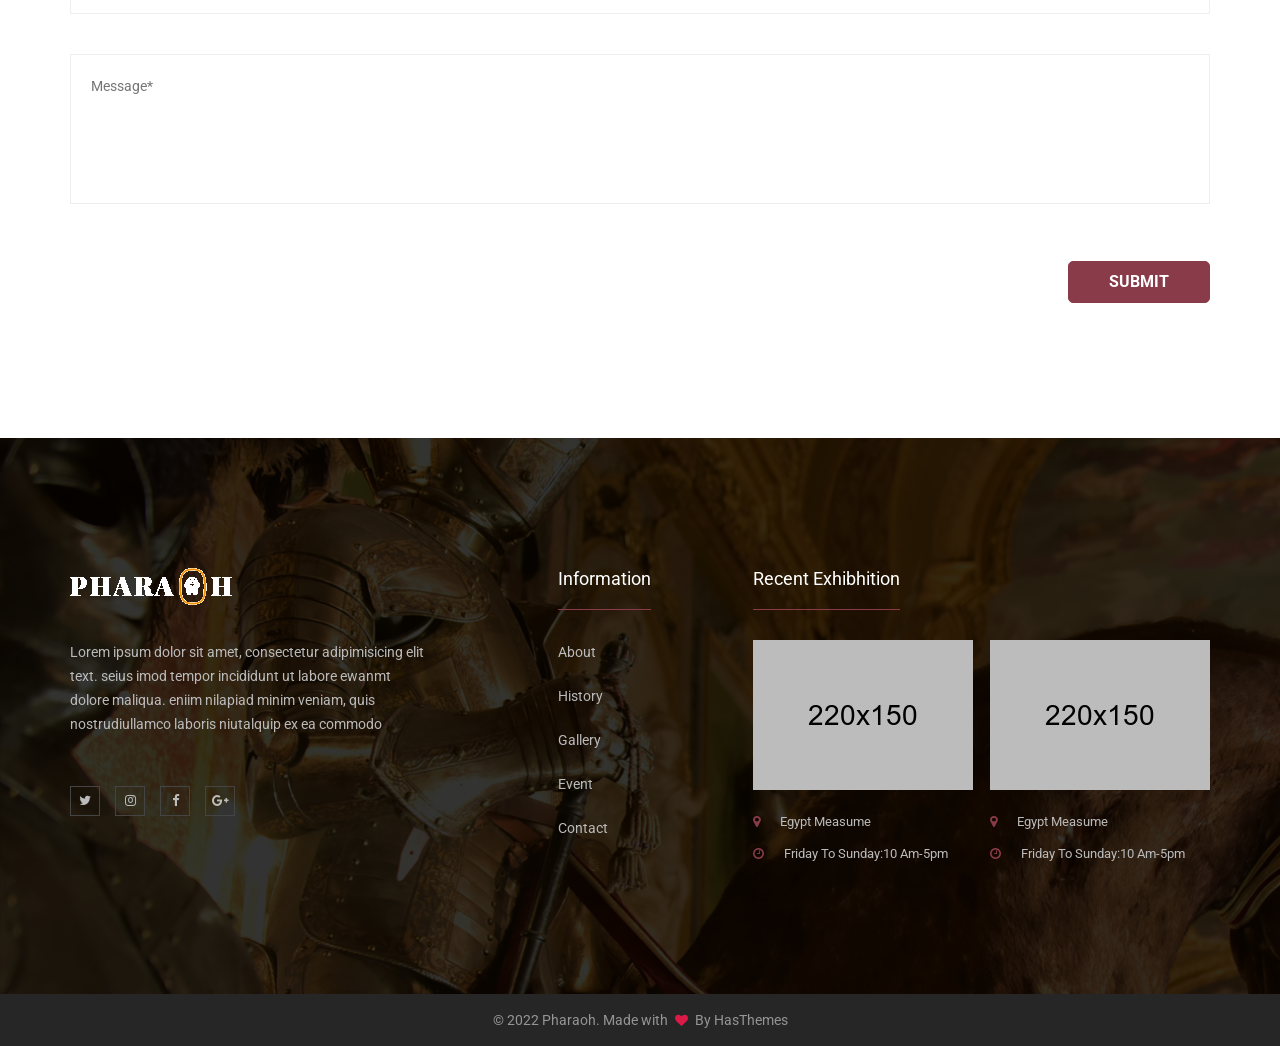
<file: contact.html>
<!doctype html>
<html class="no-js" lang="zxx">

<head>
    <meta charset="utf-8">
    <meta http-equiv="x-ua-compatible" content="ie=edge">
    <title>Contact Us || History And Archeology HTML Template</title>
    <meta name="description" content="">
    <meta name="viewport" content="width=device-width, initial-scale=1">

    <!-- Place favicon.ico in the root directory -->
    <link rel="shortcut icon" type="image/x-icon" href="images/favicon.ico">
    <link rel="apple-touch-icon" href="apple-touch-icon.png">


    <!-- All css files are included here. -->
    <!-- Bootstrap fremwork main css -->
    <link rel="stylesheet" href="css/bootstrap.min.css">
    <link rel="stylesheet" href="css/owl.carousel.min.css">
    <link rel="stylesheet" href="css/owl.theme.default.min.css">
    <!-- This core.css file contents all plugings css file. -->
    <link rel="stylesheet" href="css/core.css">
    <!-- Theme shortcodes/elements style -->
    <link rel="stylesheet" href="css/shortcode/shortcodes.css">
    <!-- Theme main style -->
    <link rel="stylesheet" href="style.css">
    <!-- Responsive css -->
    <link rel="stylesheet" href="css/responsive.css">
    <!-- User style -->
    <link rel="stylesheet" href="css/custom.css">


    <!-- Modernizr JS -->
    <script src="js/vendor/modernizr-3.11.2.min.js"></script>
</head>

<body>
    <!--[if lt IE 8]>
        <p class="browserupgrade">You are using an <strong>outdated</strong> browser. Please <a href="http://browsehappy.com/">upgrade your browser</a> to improve your experience.</p>
    <![endif]-->

    <!-- Body main wrapper start -->
    <div class="wrapper">
        <!-- Start Header Style -->
        <header id="header" class="htc-header">
            <!-- Start Mainmenu Area -->
            <div id="sticky-header-with-topbar" class="mainmenu__area d-none d-md-block sticky__header">
                <div class="container">
                    <div class="row">
                        <div class="col-lg-2 col-md-3">
                            <div class="logo">
                                <a href="index.html">
                                    <img src="images/logo/pharaoh.png" alt="logo">
                                </a>
                            </div>
                        </div>
                        <!-- Start MAinmenu Ares -->
                        <div class="col-lg-10 col-md-9">
                            <nav class="mainmenu__nav">
                                <ul class="main__menu">
                                    <li class="drop"><a href="index.html">Home</a>
                                        <ul class="dropdown">
                                            <li><a href="index.html">home version 1</a></li>
                                            <li><a href="index-2.html">home version 2</a></li>
                                            <li><a href="index-3.html">home version 3</a></li>
                                        </ul>
                                    </li>
                                    <li><a href="about.html">About</a></li>
                                    <li class="drop"><a href="event-grid.html">Event</a>
                                        <ul class="dropdown">
                                            <li><a href="event-grid.html">event grid</a></li>
                                            <li><a href="event-list-view.html">event list</a></li>
                                            <li><a href="event-details.html">event deatils</a></li>
                                        </ul>
                                    </li>
                                    <li class="drop"><a href="gallery.html">Gallery</a>
                                        <ul class="dropdown">
                                            <li><a href="gallery.html">Gallery style 1</a></li>
                                            <li><a href="gallery-2.html">Gallery style 2</a></li>
                                            <li><a href="gallery-3.html">Gallery style 3</a></li>
                                        </ul>
                                    </li>
                                    <li class="drop"><a href="#">pages</a>
                                        <ul class="dropdown">
                                            <li><a href="blog-grid.html">Blog grid</a></li>
                                            <li><a href="blog-list-view.html">Blog list</a></li>
                                            <li><a href="blog-details.html">Blog deatils</a></li>
                                            <li><a href="event-grid.html">event grid</a></li>
                                            <li><a href="event-list-view.html">event list</a></li>
                                            <li><a href="event-details.html">event deatils</a></li>
                                            <li><a href="gallery.html">Gallery style 1</a></li>
                                            <li><a href="gallery-2.html">Gallery style 2</a></li>
                                            <li><a href="gallery-3.html">Gallery style 3</a></li>
                                            <li><a href="about.html">about</a></li>
                                            <li><a href="contact.html">contact</a></li>
                                        </ul>
                                    </li>
                                    <li><a href="blog-grid.html">Blog</a></li>
                                    <li><a href="contact.html">Contact</a></li>
                                </ul>
                            </nav>
                        </div>
                        <!-- End MAinmenu Ares -->
                    </div>
                </div>
            </div>
            <!-- End Mainmenu Area -->
            <!-- Mobile-menu-area start -->
            <div class="mobile-menu-area d-block d-md-none">
                <div class="fluid-container mobile-menu-container">
                    <div class="mobile-logo"><a href="index.html"><img src="images/logo/pharaoh.png"
                                alt="Mobile logo"></a></div>
                    <div class="mobile-menu clearfix">
                        <nav id="mobile_dropdown">
                            <ul>
                                <li><a href="index.html">Home</a>
                                    <ul>
                                        <li><a href="index.html">home version 1</a></li>
                                        <li><a href="index-2.html">home version 2</a></li>
                                        <li><a href="index-3.html">home version 3</a></li>
                                    </ul>
                                </li>
                                <li><a href="about.html">About</a></li>
                                <li><a href="event-grid.html">Event</a>
                                    <ul>
                                        <li><a href="event-grid.html">event grid</a></li>
                                        <li><a href="event-list-view.html">event list</a></li>
                                        <li><a href="event-details.html">event deatils</a></li>
                                    </ul>
                                </li>
                                <li><a href="#">pages</a>
                                    <ul>
                                        <li><a href="event-grid.html">event grid</a></li>
                                        <li><a href="event-list-view.html">event list</a></li>
                                        <li><a href="event-details.html">event deatils</a></li>
                                        <li><a href="gallery.html">Gallery style 1</a></li>
                                        <li><a href="gallery-2.html">Gallery style 2</a></li>
                                        <li><a href="gallery-3.html">Gallery style 3</a></li>
                                        <li><a href="blog-grid.html">Blog grid</a></li>
                                        <li><a href="blog-list-view.html">Blog list</a></li>
                                        <li><a href="blog-details.html">Blog deatils</a></li>
                                        <li><a href="contact.html">contact</a></li>
                                    </ul>
                                </li>
                                <li><a href="blog-grid.html">Blog</a></li>
                                <li><a href="contact.html">contact us</a></li>
                            </ul>
                        </nav>
                    </div>
                </div>
            </div>
            <!-- Mobile-menu-area End -->
        </header>
        <!-- End Header Style -->
        <!-- Start Bradcaump area -->
        <div class="ht__bradcaump__area"
            style="background: rgba(0, 0, 0, 0) url(images/bg/6.jpg) no-repeat scroll center center / cover ;"
            data--black__overlay="6">
            <div class="ht__bradcaump__wrap">
                <div class="container">
                    <div class="row">
                        <div class="col-12">
                            <div class="bradcaump__inner text-center">
                                <h2 class="bradcaump-title">Contact Us</h2>
                                <nav class="bradcaump-inner">
                                    <a class="breadcrumb-item" href="index.html">Home</a>
                                    <span class="brd-separetor"><i class="fa fa-angle-right"></i></span>
                                    <span class="breadcrumb-item active">Contact Us</span>
                                </nav>
                            </div>
                        </div>
                    </div>
                </div>
            </div>
        </div>
        <!-- End Bradcaump area -->
        <!-- Start contact Area -->
        <section class="htc__contact__area ptb--120 bg__white">
            <div class="container">
                <div class="row mb--50">
                    <div class="col-12">
                        <h2 class="title__line--6">Contact Us</h2>
                    </div>
                </div>
                <div class="row">
                    <div class="col-lg-8 col-md-6 col-12">
                        <div class="htc__google__map">
                            <div class="map-contacts map--2">
                                <div id="googleMap">
                                    <iframe src="https://www.google.com/maps/embed?pb=!1m18!1m12!1m3!1d803189.1619939758!2d144.9665932392985!3d-38.15280191517076!2m3!1f0!2f0!3f0!3m2!1i1024!2i768!4f13.1!3m3!1m2!1s0x6ad646b5d2ba4df7%3A0x4045675218ccd90!2sMelbourne%20VIC%2C%20Australia!5e0!3m2!1sen!2sbd!4v1641378583081!5m2!1sen!2sbd"></iframe>
                                </div>
                            </div>
                        </div>
                    </div>
                    <div class="col-lg-4 col-md-6 col-12">
                        <div class="htc__contact__address__wrap">
                            <!-- Start Single Address -->
                            <div class="ht__address">
                                <div class="address__icon">
                                    <i class="fa fa-home"></i>
                                </div>
                                <div class="address__details">
                                    <h4>address</h4>
                                    <p>Elizabeth Tower. 6th Floor <br> Medtown, New York</p>
                                </div>
                            </div>
                            <!-- End Single Address -->
                            <!-- Start Single Address -->
                            <div class="ht__address">
                                <div class="address__icon">
                                    <i class="fa fa-phone"></i>
                                </div>
                                <div class="address__details">
                                    <h4>phone Number</h4>
                                    <p><a href="tel:+00123456789">+012 345 678 102</a></p>
                                    <p><a href="tel:+00123456789">+013 347 678 152</a></p>
                                </div>
                            </div>
                            <!-- End Single Address -->
                            <!-- Start Single Address -->
                            <div class="ht__address">
                                <div class="address__icon">
                                    <i class="fa fa-envelope-o"></i>
                                </div>
                                <div class="address__details">
                                    <h4>e-mail</h4>
                                    <p><a href="mailto:www.info@example.com">info@example.com</a></p>
                                    <p><a href="mailto:www.info@example.com">info@example.com</a></p>
                                </div>
                            </div>
                            <!-- End Single Address -->
                        </div>
                    </div>
                </div>
                <div class="row">
                    <div class="col-12">
                        <div class="htc__contact__form__wrap xsmt--30">
                            <h2 class="title__line--6">Keep In Touch</h2>
                            <div class="contact-form-wrap">
                                <form id="contact-form" action="https://whizthemes.com/mail-php/other/mail.php" method="post">
                                    <div class="single-contact-form name">
                                        <div class="contact-box name_email">
                                            <input type="text" name="con_name" placeholder="Your Name*">
                                            <input type="email" name="con_email" placeholder="Your Email *">
                                        </div>
                                    </div>
                                    <div class="single-contact-form">
                                        <div class="contact-box subject">
                                            <input type="text" name="subject" placeholder="Subject*">
                                        </div>
                                    </div>
                                    <div class="single-contact-form">
                                        <div class="contact-box message">
                                            <textarea name="con_message" placeholder="Message*"></textarea>
                                        </div>
                                    </div>
                                    <div class="contact-btn">
                                        <button type="submit" class="htc__btn btn--theme">Submit</button>
                                    </div>
                                </form>
                            </div>
                            <div class="form-output">
                                <p class="form-messege"></p>
                            </div>
                        </div>
                    </div>
                </div>
            </div>
        </section>
        <!-- End contact Area -->
        <!-- Start Footer Area -->
        <footer class="htc__footer__area">
            <!-- Start Footer Top Area -->
            <div class="footer__top" data--black__overlay="8"
                style="background: rgba(0, 0, 0, 0) url(images/bg/3.jpg) no-repeat scroll 0 0 / cover ;">
                <div class="container">
                    <div class="row footer__wrap">
                        <!-- Start Single Content -->
                        <div class="col-lg-4 col-md-6 col-12">
                            <div class="footer">
                                <div class="ft__logo">
                                    <a href="index.html">
                                        <img src="images/logo/pharaoh.png" alt="footer logo">
                                    </a>
                                </div>
                                <div class="ft__deatails">
                                    <p>Lorem ipsum dolor sit amet, consectetur adipimisicing elit text. seius imod
                                        tempor incididunt ut labore ewanmt dolore maliqua. eniim nilapiad minim
                                        veniam, quis nostrudiullamco laboris niutalquip ex ea commodo</p>
                                </div>
                                <ul class="social__icon">
                                    <li><a href="#"><i class="fa fa-twitter"></i></a></li>
                                    <li><a href="#"><i class="fa fa-instagram"></i></a></li>
                                    <li><a href="#"><i class="fa fa-facebook"></i></a></li>
                                    <li><a href="#"><i class="fa fa-google-plus"></i></a></li>
                                </ul>
                            </div>
                        </div>
                        <!-- End Single Content -->
                        <!-- Start Single Content -->
                        <div class="col-lg-2 offset-lg-1 col-md-6 col-12 xsmt--40">
                            <div class="footer">
                                <h2 class="footer__title">Information</h2>
                                <div class="footer__content">
                                    <ul class="ft__menu">
                                        <li><a href="about.html">about</a></li>
                                        <li><a href="#">history</a></li>
                                        <li><a href="gallery.html">gallery</a></li>
                                        <li><a href="event-grid.html">event</a></li>
                                        <li><a href="contact.html">Contact</a></li>
                                    </ul>
                                </div>
                            </div>
                        </div>
                        <!-- End Single Content -->
                        <!-- Start Single Content -->
                        <div class="col-lg-5 col-12 smmt--30 xsmt--40">
                            <div class="footer">
                                <h2 class="footer__title">Recent Exhibhition</h2>
                                <div class="ft__recent__post">
                                    <div class="ft__single__post">
                                        <div class="ft__post__thumb">
                                            <a href="#"><img src="images/blog/recent/1.jpg" alt="post images"></a>
                                        </div>
                                        <ul class="ft__post__list">
                                            <li><i class="fa fa-map-marker"></i>Egypt Measume</li>
                                            <li><i class="fa fa-clock-o"></i>Friday To Sunday:10 Am-5pm</li>
                                        </ul>
                                    </div>
                                    <div class="ft__single__post">
                                        <div class="ft__post__thumb">
                                            <a href="#">
                                                <img src="images/blog/recent/2.jpg" alt="post images">
                                            </a>
                                        </div>
                                        <ul class="ft__post__list">
                                            <li><i class="fa fa-map-marker"></i>Egypt Measume</li>
                                            <li><i class="fa fa-clock-o"></i>Friday To Sunday:10 Am-5pm</li>
                                        </ul>
                                    </div>
                                </div>
                            </div>
                        </div>
                        <!-- End Single Content -->
                    </div>
                </div>
            </div>
            <!-- End Footer Top Area -->
            <!-- Start Footer Bottom -->
            <div class="footer__bottom bg__cat--1">
                <div class="container">
                    <div class="row">
                        <div class="col-12">
                            <div class="copyright">
                                <div class="copyright__inner">
                                    <p>© 2022  Pharaoh. Made with <i class="fa fa-heart"></i> By <a target="_blank" href="https://hasthemes.com">HasThemes</a></p>
                                </div>
                            </div>
                        </div>
                    </div>
                </div>
            </div>
            <!-- End Footer Bottom -->
        </footer>
        <!-- End Footer Area -->
        <!-- End Gallery Area -->
    </div>
    <!-- Body main wrapper end -->

    <!-- Placed js at the end of the document so the pages load faster -->

    <!-- jquery latest version -->
    <script src="js/vendor/jquery-3.6.0.min.js"></script>
    <script src="js/vendor/jquery-migrate-3.3.2.min.js"></script>
    <script src="js/vendor/jquery.waypoints.js"></script>
    <!-- Bootstrap framework js -->
    <script src="js/bootstrap.bundle.min.js"></script>
    <!-- All js plugins included in this file. -->
    <script src="js/plugins.js"></script>
    <script src="js/slick.min.js"></script>
    <script src="js/owl.carousel.min.js"></script>
    <!-- Waypoints.min.js. -->
    <script src="js/waypoints.min.js"></script>
    <!-- Main js file that contents all jQuery plugins activation. -->
    <script src="js/main.js"></script>

</body>

</html>
</file>
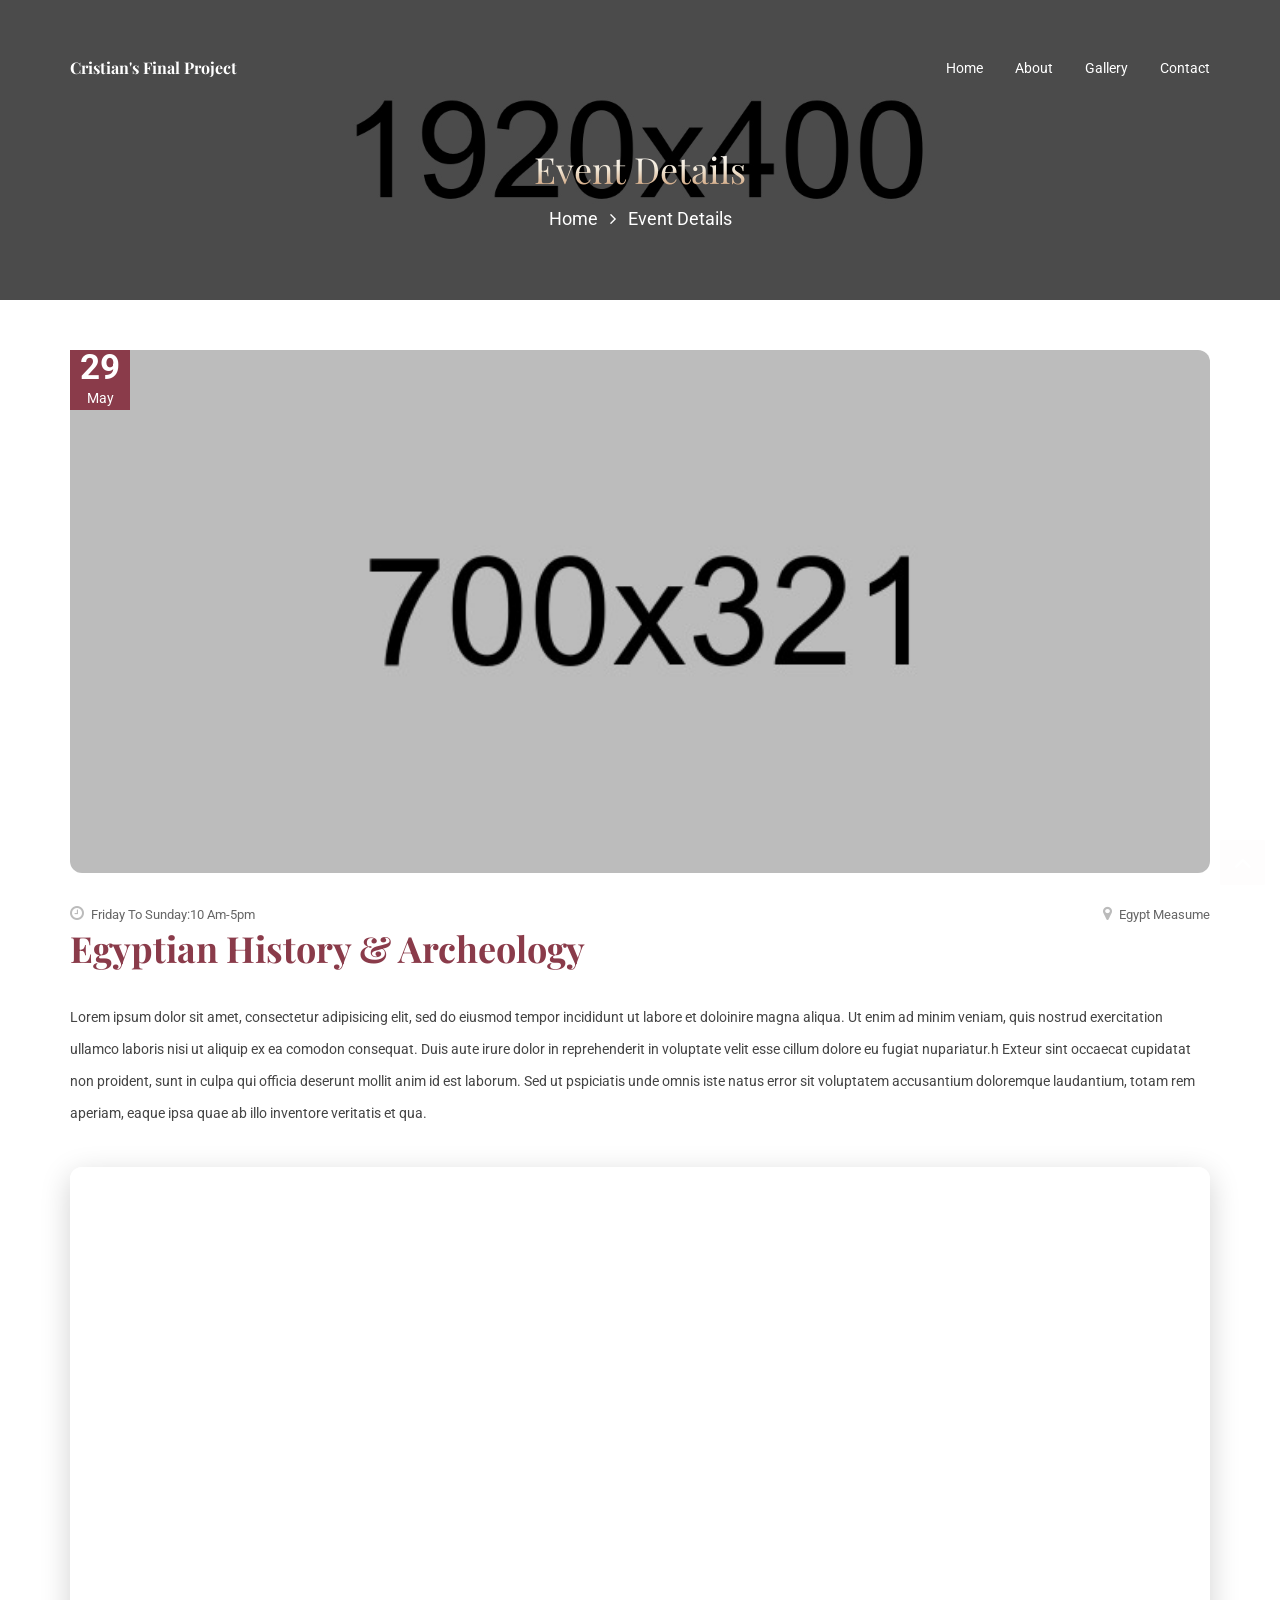
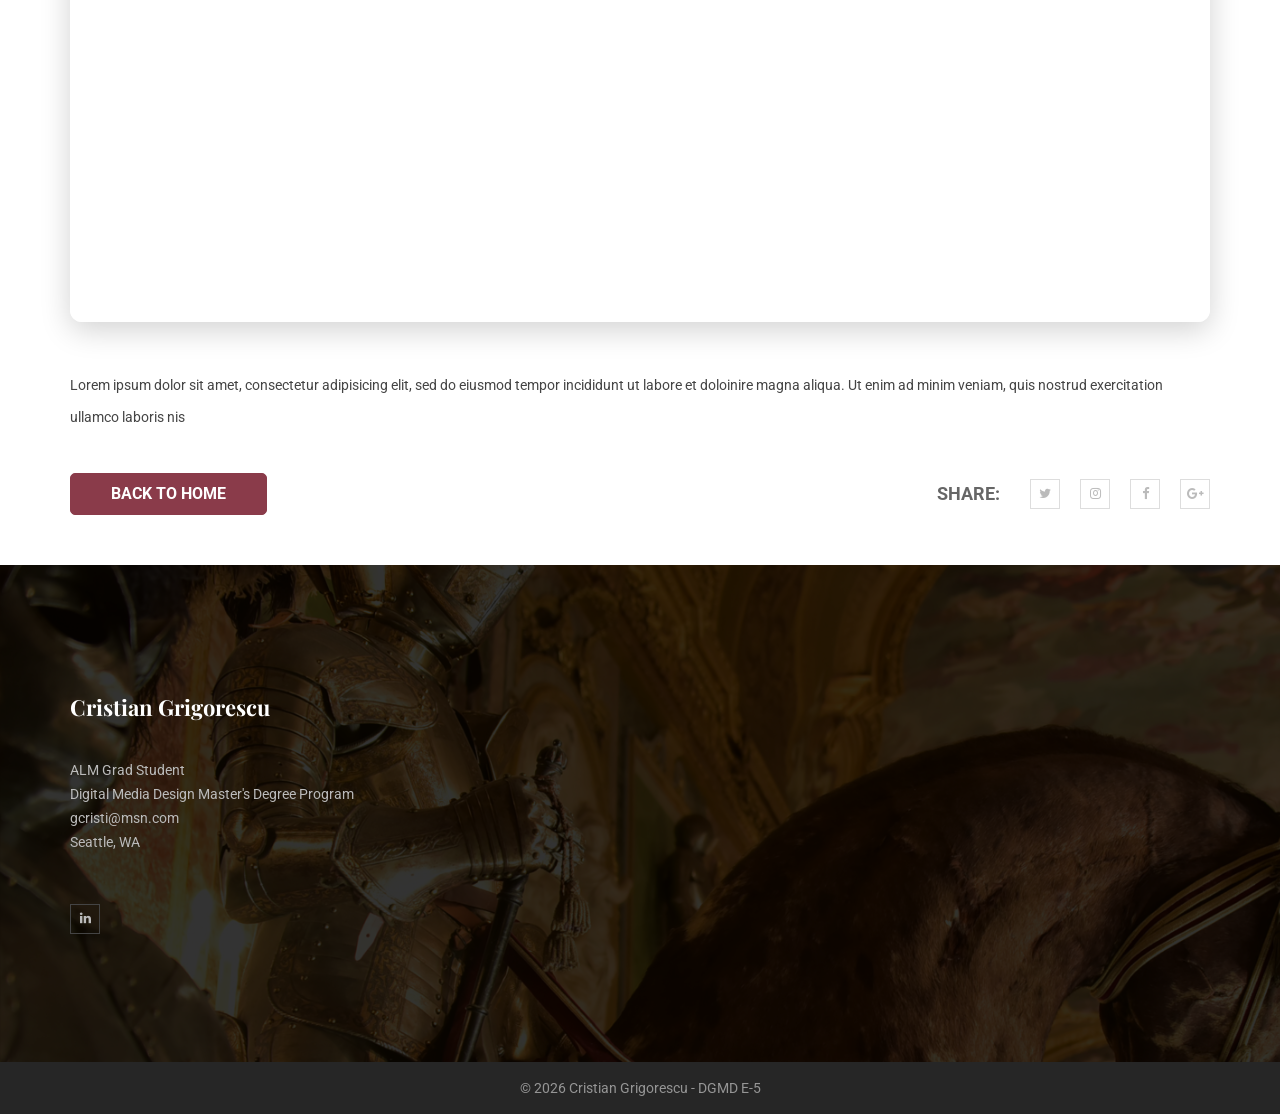
<file: location-details.html>
<!doctype html>
<html class="no-js" lang="zxx">

<head>
    <meta charset="utf-8">
    <meta http-equiv="x-ua-compatible" content="ie=edge">
    <title>Location Details | Cristian Grigorescu</title>
    <meta name="description" content="">
    <meta name="viewport" content="width=device-width, initial-scale=1">

    <!-- Place favicon.ico in the root directory -->
    <link rel="icon" type="image/svg+xml" href="images/favicon.svg">
    <link rel="apple-touch-icon" href="apple-touch-icon.png">


    <!-- All css files are included here. -->
    <!-- Bootstrap fremwork main css -->
    <link rel="stylesheet" href="css/bootstrap.min.css">
    <link rel="stylesheet" href="css/owl.carousel.min.css">
    <link rel="stylesheet" href="css/owl.theme.default.min.css">
    <!-- This core.css file contents all plugings css file. -->
    <link rel="stylesheet" href="css/core.css">
    <!-- Theme shortcodes/elements style -->
    <link rel="stylesheet" href="css/shortcode/shortcodes.css">
    <!-- Theme main style -->
    <link rel="stylesheet" href="style.css">
    <!-- Responsive css -->
    <link rel="stylesheet" href="css/responsive.css">
    <!-- User style -->
    <link rel="stylesheet" href="css/custom.css">


    <!-- Modernizr JS -->
    <script src="js/vendor/modernizr-3.11.2.min.js"></script>
</head>

<body>
    <!--[if lt IE 8]>
        <p class="browserupgrade">You are using an <strong>outdated</strong> browser. Please <a href="http://browsehappy.com/">upgrade your browser</a> to improve your experience.</p>
    <![endif]-->

    <!-- Body main wrapper start -->
    <div class="wrapper">
        <!-- Start Header Style -->
        <header id="header" class="htc-header">
            <!-- Start Mainmenu Area -->
            <div id="sticky-header-with-topbar" class="mainmenu__area d-none d-md-block sticky__header">
                <div class="container">
                    <div class="row">
                        <div class="col-lg-2 col-md-3">
                            <div class="logo">
                                <a href="index.html" style="font-family: 'Playfair Display', serif; font-size: 16px; font-weight: 700; color: #ffffff; text-decoration: none; line-height: 1.2; white-space: nowrap;">Cristian's Final Project</a>
                            </div>
                        </div>
                        <!-- Start MAinmenu Ares -->
                        <div class="col-lg-10 col-md-9">
                            <nav class="mainmenu__nav">
                                <ul class="main__menu">
                                    <li><a href="index.html">Home</a></li>
                                    <li><a href="index.html#about">About</a></li>
                                    <li><a href="index.html#gallery">Gallery</a></li>
                                    <li><a href="index.html#contact">Contact</a></li>
                                </ul>
                            </nav>
                        </div>
                        <!-- End MAinmenu Ares -->
                    </div>
                </div>
            </div>
            <!-- End Mainmenu Area -->
            <!-- Mobile-menu-area start -->
            <div class="mobile-menu-area d-block d-md-none">
                <div class="fluid-container mobile-menu-container">
                    <div class="mobile-logo"><a href="index.html" style="font-family: 'Playfair Display', serif; font-size: 18px; font-weight: 700; color: #ffffff; text-decoration: none;">Cristian's Final Project</a></div>
                    <div class="mobile-menu clearfix">
                        <nav id="mobile_dropdown">
                            <ul>
                                <li><a href="index.html">Home</a></li>
                                <li><a href="index.html#about">About</a></li>
                                <li><a href="index.html#gallery">Gallery</a></li>
                                <li><a href="index.html#contact">Contact</a></li>
                            </ul>
                        </nav>
                    </div>
                </div>
            </div>
            <!-- Mobile-menu-area End -->
        </header>
        <!-- End Header Style -->
        <!-- Start Bradcaump area -->
        <div class="ht__bradcaump__area"
            style="background: rgba(0, 0, 0, 0) url(images/bg/6.jpg) no-repeat scroll center center / cover ;"
            data--black__overlay="6">
            <div class="ht__bradcaump__wrap">
                <div class="container">
                    <div class="row">
                        <div class="col-12">
                            <div class="bradcaump__inner text-center">
                                <h2 class="bradcaump-title">Event Details</h2>
                                <nav class="bradcaump-inner">
                                    <a class="breadcrumb-item" href="index.html">Home</a>
                                    <span class="brd-separetor"><i class="fa fa-angle-right"></i></span>
                                    <span class="breadcrumb-item active">Event Details</span>
                                </nav>
                            </div>
                        </div>
                    </div>
                </div>
            </div>
        </div>
        <!-- End Bradcaump area -->
        <!-- Start List View -->
        <section class="htc__blog__list ptb--130 bg__white">
            <div class="container">
                <div class="row blog__list__wrap">
                    <!-- Start Event Left SideBar -->
                    <div class="col-12">
                        <div class="event__details__sidebar">
                            <div class="event__dtl__thumb">
                                <img src="images/event-list/big-img/1.jpg" alt="event images">
                                <div class="event__dtl__hover">
                                    <span class="date">29</span>
                                    <span>may</span>
                                </div>
                            </div>
                            <ul class="event__post__date">
                                <li><i class="fa fa-clock-o"></i>Friday To Sunday:10 Am-5pm</li>
                                <li><i class="fa fa-map-marker"></i>Egypt Measume</li>
                            </ul>
                            <h2>Egyptian History & Archeology</h2>
                            <p class="evnt__btl">Lorem ipsum dolor sit amet, consectetur adipisicing elit, sed do
                                eiusmod tempor incididunt ut labore et doloinire magna aliqua. Ut enim ad minim veniam,
                                quis nostrud exercitation ullamco laboris nisi ut aliquip ex ea comodon consequat. Duis
                                aute irure dolor in reprehenderit in voluptate velit esse cillum dolore eu fugiat
                                nupariatur.h Exteur sint occaecat cupidatat non proident, sunt in culpa qui officia
                                deserunt mollit anim id est laborum. Sed ut pspiciatis unde omnis iste natus error sit
                                voluptatem accusantium doloremque laudantium, totam rem aperiam, eaque ipsa quae ab illo
                                inventore veritatis et qua.</p>
                            <!-- Start our Google Map Area -->
                            <div class="map-contacts">
                                <div id="googleMap">
                                    <iframe src="https://www.google.com/maps/embed?pb=!1m18!1m12!1m3!1d803189.1619939758!2d144.9665932392985!3d-38.15280191517076!2m3!1f0!2f0!3f0!3m2!1i1024!2i768!4f13.1!3m3!1m2!1s0x6ad646b5d2ba4df7%3A0x4045675218ccd90!2sMelbourne%20VIC%2C%20Australia!5e0!3m2!1sen!2sbd!4v1641378583081!5m2!1sen!2sbd"></iframe>
                                </div>
                            </div>
                            <!-- End our Google Map Area -->
                            <p>Lorem ipsum dolor sit amet, consectetur adipisicing elit, sed do eiusmod tempor
                                incididunt ut labore et doloinire magna aliqua. Ut enim ad minim veniam, quis nostrud
                                exercitation ullamco laboris nis</p>
                            <div class="event__datails__btn">
                                <a class="htc__btn btn__theme" href="index.html">Back to Home</a>
                                <div class="social__share">
                                    <span>Share:</span>
                                    <ul class="social__icon">
                                        <li><a href="#"><i class="fa fa-twitter"></i></a></li>

                                        <li><a href="#"><i class="fa fa-instagram"></i></a></li>

                                        <li><a href="#"><i class="fa fa-facebook"></i></a></li>

                                        <li><a href="#"><i class="fa fa-google-plus"></i></a></li>
                                    </ul>
                                </div>
                            </div>
                        </div>
                    </div>
                    <!-- End Event Left SideBar -->
                </div>
            </div>
        </section>
        <!-- End List View -->
        <!-- Start Footer Area -->
        <footer id="contact" class="htc__footer__area">
            <!-- Start Footer Top Area -->
            <div class="footer__top" data--black__overlay="8"
                style="background: rgba(0, 0, 0, 0) url(images/bg/3.jpg) no-repeat scroll 0 0 / cover ;">
                <div class="container">
                    <div class="row footer__wrap">
                        <!-- Start Single Content -->
                        <div class="col-lg-4 col-md-6 col-12">
                            <div class="footer">
                                <div class="ft__logo">
                                    <a href="index.html" style="font-family: 'Playfair Display', serif; font-size: 22px; font-weight: 700; color: #ffffff; text-decoration: none;">Cristian Grigorescu</a>
                                </div>
                                <div class="ft__deatails">
                                    <p>ALM Grad Student<br>Digital Media Design Master's Degree Program<br>gcristi@msn.com<br>Seattle, WA</p>
                                </div>
                                <ul class="social__icon">
                                    <li><a href="https://www.linkedin.com/in/cristiangrigorescu/" target="_blank"><i class="fa fa-linkedin"></i></a></li>
                                </ul>
                            </div>
                        </div>
                        <!-- End Single Content -->
                    </div>
                </div>
            </div>
            <!-- End Footer Top Area -->
            <!-- Start Footer Bottom -->
            <div class="footer__bottom bg__cat--1">
                <div class="container">
                    <div class="row">
                        <div class="col-12">
                            <div class="copyright">
                                <div class="copyright__inner">
                                    <p>© 2026  Cristian Grigorescu - DGMD E-5</p>
                                </div>
                            </div>
                        </div>
                    </div>
                </div>
            </div>
            <!-- End Footer Bottom -->
        </footer>
        <!-- End Footer Area -->
        <!-- End Gallery Area -->
    </div>
    <!-- Body main wrapper end -->

    <!-- Placed js at the end of the document so the pages load faster -->

    <!-- jquery latest version -->
    <script src="js/vendor/jquery-3.6.0.min.js"></script>
    <script src="js/vendor/jquery-migrate-3.3.2.min.js"></script>
    <script src="js/vendor/jquery.waypoints.js"></script>
    <!-- Bootstrap framework js -->
    <script src="js/bootstrap.bundle.min.js"></script>
    <!-- All js plugins included in this file. -->
    <script src="js/plugins.js"></script>
    <script src="js/slick.min.js"></script>
    <script src="js/owl.carousel.min.js"></script>
    <!-- Waypoints.min.js. -->
    <script src="js/waypoints.min.js"></script>
    <!-- Main js file that contents all jQuery plugins activation. -->
    <script src="js/main.js"></script>

</body>

</html>
</file>
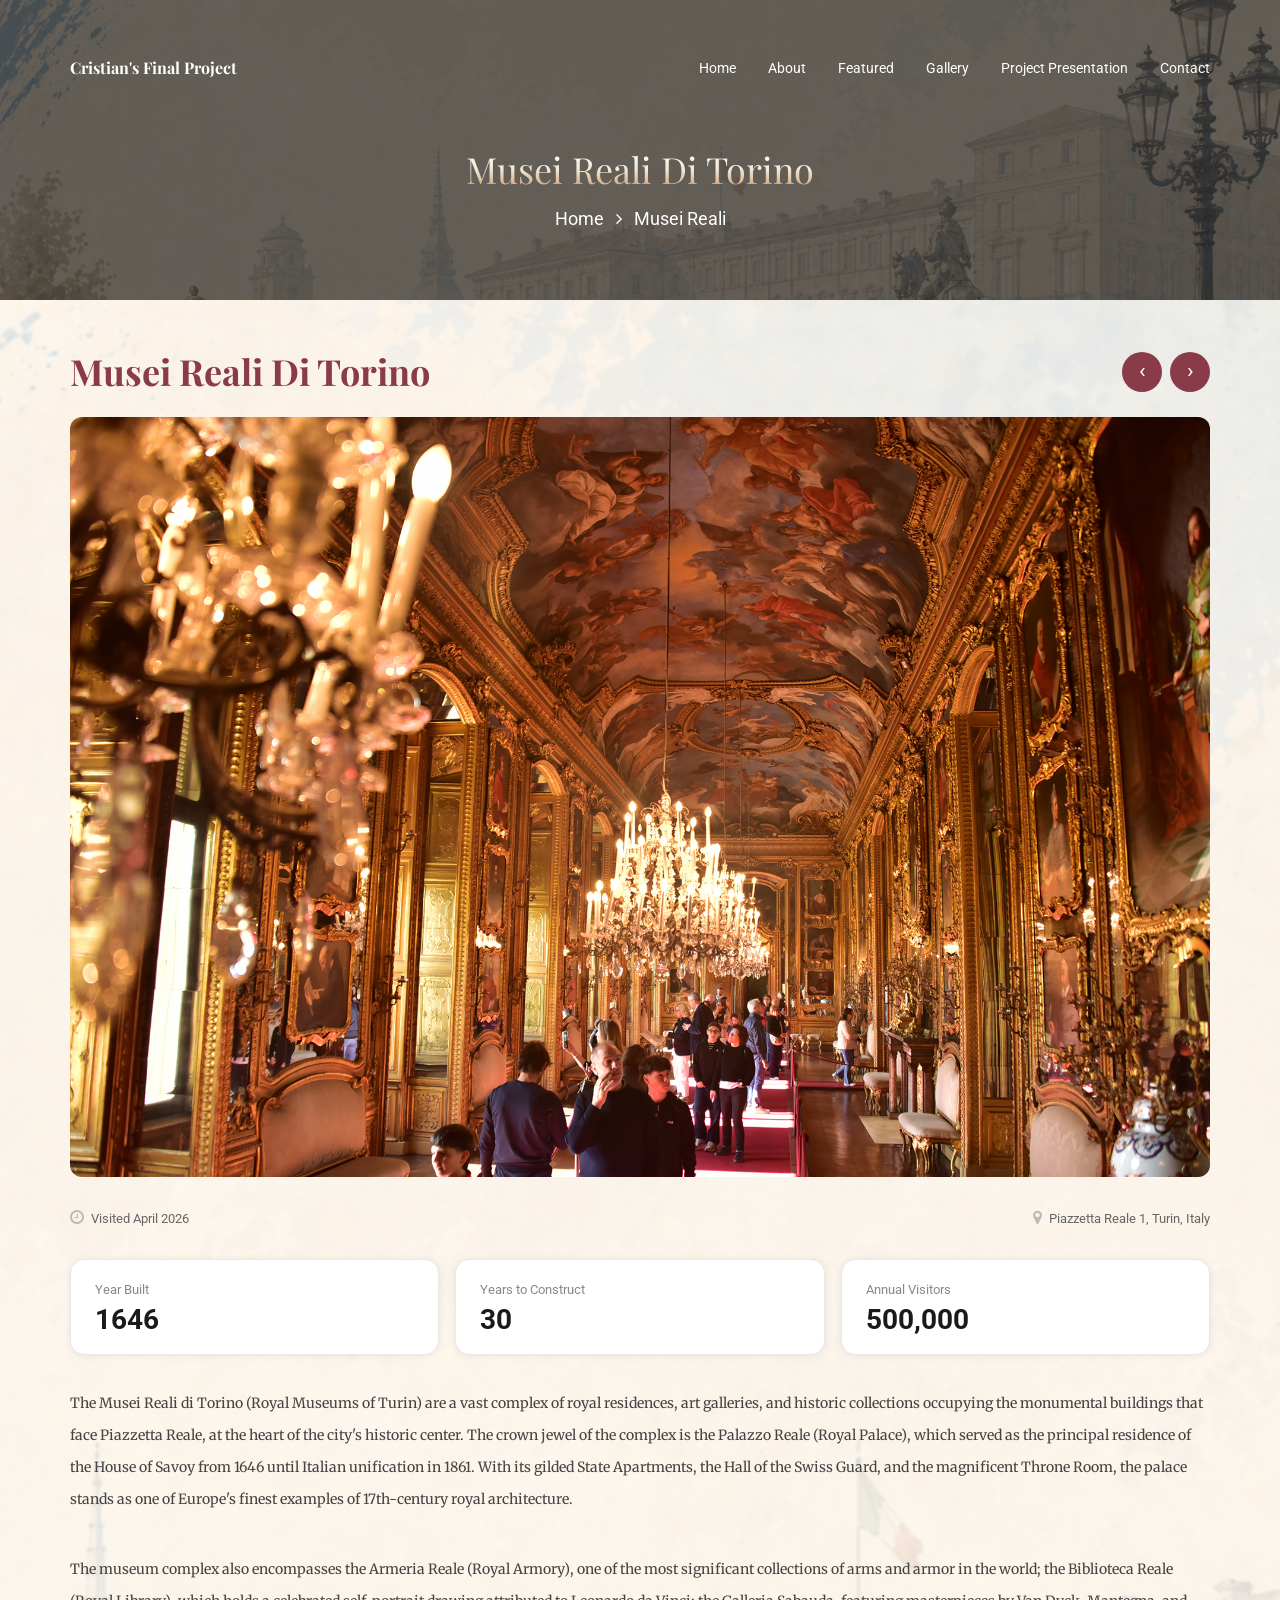
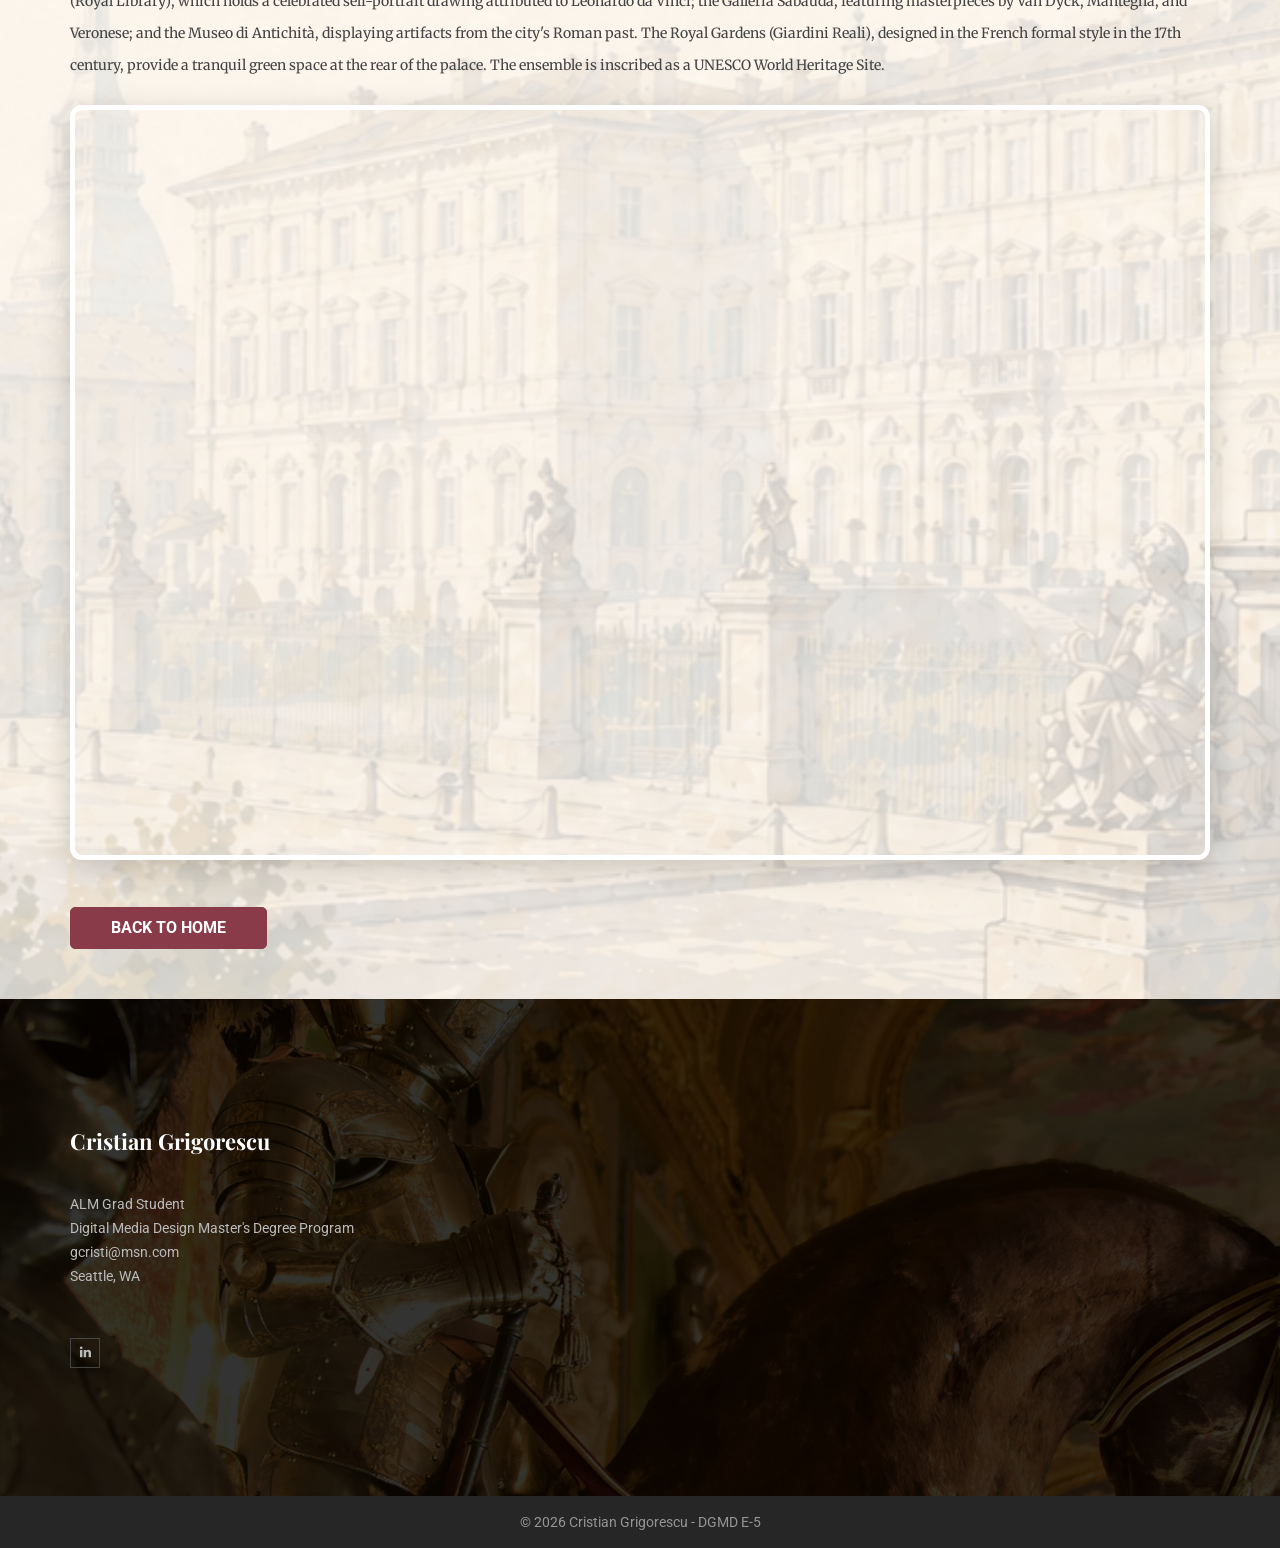
<file: musei-reali.html>
<!doctype html>
<html class="no-js" lang="zxx">

<head>
    <meta charset="utf-8">
    <meta http-equiv="x-ua-compatible" content="ie=edge">
    <title>Musei Reali di Torino | Cristian Grigorescu</title>
    <meta name="description" content="">
    <meta name="viewport" content="width=device-width, initial-scale=1">

    <link rel="icon" type="image/svg+xml" href="images/favicon.svg">
    <link rel="apple-touch-icon" href="apple-touch-icon.png">

    <link rel="stylesheet" href="https://fonts.googleapis.com/css2?family=Playfair+Display:wght@700&family=Merriweather:ital,wght@0,300;0,400;1,300;1,400&display=swap">
    <link rel="stylesheet" href="css/bootstrap.min.css">
    <link rel="stylesheet" href="css/owl.carousel.min.css">
    <link rel="stylesheet" href="css/owl.theme.default.min.css">
    <link rel="stylesheet" href="css/core.css">
    <link rel="stylesheet" href="css/shortcode/shortcodes.css">
    <link rel="stylesheet" href="style.css">
    <link rel="stylesheet" href="css/responsive.css">
    <link rel="stylesheet" href="css/custom.css">

    <script src="js/vendor/modernizr-3.11.2.min.js"></script>
</head>

<body>
    <div class="wrapper">
        <!-- Start Header Style -->
        <header id="header" class="htc-header">
            <div id="sticky-header-with-topbar" class="mainmenu__area d-none d-md-block sticky__header">
                <div class="container">
                    <div class="row">
                        <div class="col-lg-2 col-md-3">
                            <div class="logo">
                                <a href="index.html" style="font-family: 'Playfair Display', serif; font-size: 16px; font-weight: 700; color: #ffffff; text-decoration: none; white-space: nowrap;">Cristian's Final Project</a>
                            </div>
                        </div>
                        <div class="col-lg-10 col-md-9">
                            <nav class="mainmenu__nav">
                                <ul class="main__menu">
                                    <li><a href="index.html">Home</a></li>
                                    <li><a href="index.html#about">About</a></li>
                                    <li><a href="index.html#featured">Featured</a></li>
                                    <li><a href="index.html#gallery">Gallery</a></li>
                                    <li><a href="project-presentation.html">Project Presentation</a></li>
                                    <li><a href="index.html#contact">Contact</a></li>
                                </ul>
                            </nav>
                        </div>
                    </div>
                </div>
            </div>
            <div class="mobile-menu-area d-block d-md-none">
                <div class="fluid-container mobile-menu-container">
                    <div class="mobile-logo"><a href="index.html" style="font-family: 'Playfair Display', serif; font-size: 18px; font-weight: 700; color: #ffffff; text-decoration: none;">Cristian's Final Project</a></div>
                    <div class="mobile-menu clearfix">
                        <nav id="mobile_dropdown">
                            <ul>
                                <li><a href="index.html">Home</a></li>
                                <li><a href="index.html#about">About</a></li>
                                <li><a href="index.html#featured">Featured</a></li>
                                <li><a href="index.html#gallery">Gallery</a></li>
                                <li><a href="project-presentation.html">Project Presentation</a></li>
                                <li><a href="index.html#contact">Contact</a></li>
                            </ul>
                        </nav>
                    </div>
                </div>
            </div>
        </header>
        <!-- End Header Style -->

        <!-- Breadcrumb area -->
        <div class="ht__bradcaump__area"
            style="background: rgba(0, 0, 0, 0) url(images/gallery/Musei_Reali.png) no-repeat scroll center center / cover;"
            data--black__overlay="6">
            <div class="ht__bradcaump__wrap">
                <div class="container">
                    <div class="row">
                        <div class="col-12">
                            <div class="bradcaump__inner text-center">
                                <h2 class="bradcaump-title">Musei Reali di Torino</h2>
                                <nav class="bradcaump-inner">
                                    <a class="breadcrumb-item" href="index.html">Home</a>
                                    <span class="brd-separetor"><i class="fa fa-angle-right"></i></span>
                                    <span class="breadcrumb-item active">Musei Reali</span>
                                </nav>
                            </div>
                        </div>
                    </div>
                </div>
            </div>
        </div>

        <!-- Content -->
        <section class="htc__blog__list ptb--130" style="background: linear-gradient(rgba(255,255,255,0.50), rgba(255,255,255,0.50)), url(images/gallery/Musei_Reali.png) no-repeat center center / cover;">
            <div class="container">
                <div class="row blog__list__wrap">
                    <div class="col-12">
                        <div class="event__details__sidebar">
                            <div class="loc-title-row">
                                <h2>Musei Reali di Torino</h2>
                                <div class="loc-page-nav">
                                    <a href="city-of-torino.html" class="loc-nav-btn">&#8249;</a>
                                    <a href="reggia-di-venaria.html" class="loc-nav-btn">&#8250;</a>
                                </div>
                            </div>
                            <div class="event__dtl__thumb">
                                <img src="images/gallery/Musei%20Reali/Musei_Reali_7.jpg" alt="Musei Reali di Torino" style="height: 321px; width: 100%; object-fit: cover; display: block;">
                            </div>
                            <ul class="event__post__date">
                                <li><i class="fa fa-clock-o"></i>Visited April 2026</li>
                                <li><i class="fa fa-map-marker"></i>Piazzetta Reale 1, Turin, Italy</li>
                            </ul>
                            <div class="loc-stat-cards">
                                <div class="loc-stat-card">
                                    <span class="loc-stat-label">Year Built</span>
                                    <span class="loc-stat-value">1646</span>
                                </div>
                                <div class="loc-stat-card">
                                    <span class="loc-stat-label">Years to Construct</span>
                                    <span class="loc-stat-value">30</span>
                                </div>
                                <div class="loc-stat-card">
                                    <span class="loc-stat-label">Annual Visitors</span>
                                    <span class="loc-stat-value">500,000</span>
                                </div>
                            </div>
                            <p class="evnt__btl" style="font-family: 'Merriweather', serif;">The Musei Reali di Torino (Royal Museums of Turin) are a vast complex of royal residences, art galleries, and historic collections occupying the monumental buildings that face Piazzetta Reale, at the heart of the city's historic center. The crown jewel of the complex is the Palazzo Reale (Royal Palace), which served as the principal residence of the House of Savoy from 1646 until Italian unification in 1861. With its gilded State Apartments, the Hall of the Swiss Guard, and the magnificent Throne Room, the palace stands as one of Europe's finest examples of 17th-century royal architecture.</p>
                            <p style="font-family: 'Merriweather', serif;">The museum complex also encompasses the Armeria Reale (Royal Armory), one of the most significant collections of arms and armor in the world; the Biblioteca Reale (Royal Library), which holds a celebrated self-portrait drawing attributed to Leonardo da Vinci; the Galleria Sabauda, featuring masterpieces by Van Dyck, Mantegna, and Veronese; and the Museo di Antichità, displaying artifacts from the city's Roman past. The Royal Gardens (Giardini Reali), designed in the French formal style in the 17th century, provide a tranquil green space at the rear of the palace. The ensemble is inscribed as a UNESCO World Heritage Site.</p>
                            <br>
                            <div class="map-contacts">
                                <div id="googleMap">
                                    <iframe src="https://maps.google.com/maps?q=Musei+Reali+di+Torino,+Piazzetta+Reale+1,+Turin,+Italy&output=embed" allowfullscreen loading="lazy"></iframe>
                                </div>
                            </div>
                            <div class="event__datails__btn">
                                <a class="htc__btn btn__theme" href="index.html">Back to Home</a>
                            </div>
                        </div>
                    </div>
                </div>
            </div>
        </section>

        <!-- Footer -->
        <footer id="contact" class="htc__footer__area">
            <div class="footer__top" data--black__overlay="8"
                style="background: rgba(0, 0, 0, 0) url(images/bg/3.jpg) no-repeat scroll 0 0 / cover;">
                <div class="container">
                    <div class="row footer__wrap">
                        <div class="col-lg-4 col-md-6 col-12">
                            <div class="footer">
                                <div class="ft__logo">
                                    <a href="index.html" style="font-family: 'Playfair Display', serif; font-size: 22px; font-weight: 700; color: #ffffff; text-decoration: none;">Cristian Grigorescu</a>
                                </div>
                                <div class="ft__deatails">
                                    <p>ALM Grad Student<br>Digital Media Design Master's Degree Program<br>gcristi@msn.com<br>Seattle, WA</p>
                                </div>
                                <ul class="social__icon">
                                    <li><a href="https://www.linkedin.com/in/cristiangrigorescu/" target="_blank"><i class="fa fa-linkedin"></i></a></li>
                                </ul>
                            </div>
                        </div>
                    </div>
                </div>
            </div>
            <div class="footer__bottom bg__cat--1">
                <div class="container">
                    <div class="row">
                        <div class="col-12">
                            <div class="copyright">
                                <div class="copyright__inner">
                                    <p>© 2026  Cristian Grigorescu - DGMD E-5</p>
                                </div>
                            </div>
                        </div>
                    </div>
                </div>
            </div>
        </footer>
    </div>

    <script src="js/vendor/jquery-3.6.0.min.js"></script>
    <script src="js/vendor/jquery-migrate-3.3.2.min.js"></script>
    <script src="js/vendor/jquery.waypoints.js"></script>
    <script src="js/bootstrap.bundle.min.js"></script>
    <script src="js/plugins.js"></script>
    <script src="js/slick.min.js"></script>
    <script src="js/owl.carousel.min.js"></script>
    <script src="js/waypoints.min.js"></script>
    <script src="js/main.js"></script>
</body>

</html>
</file>
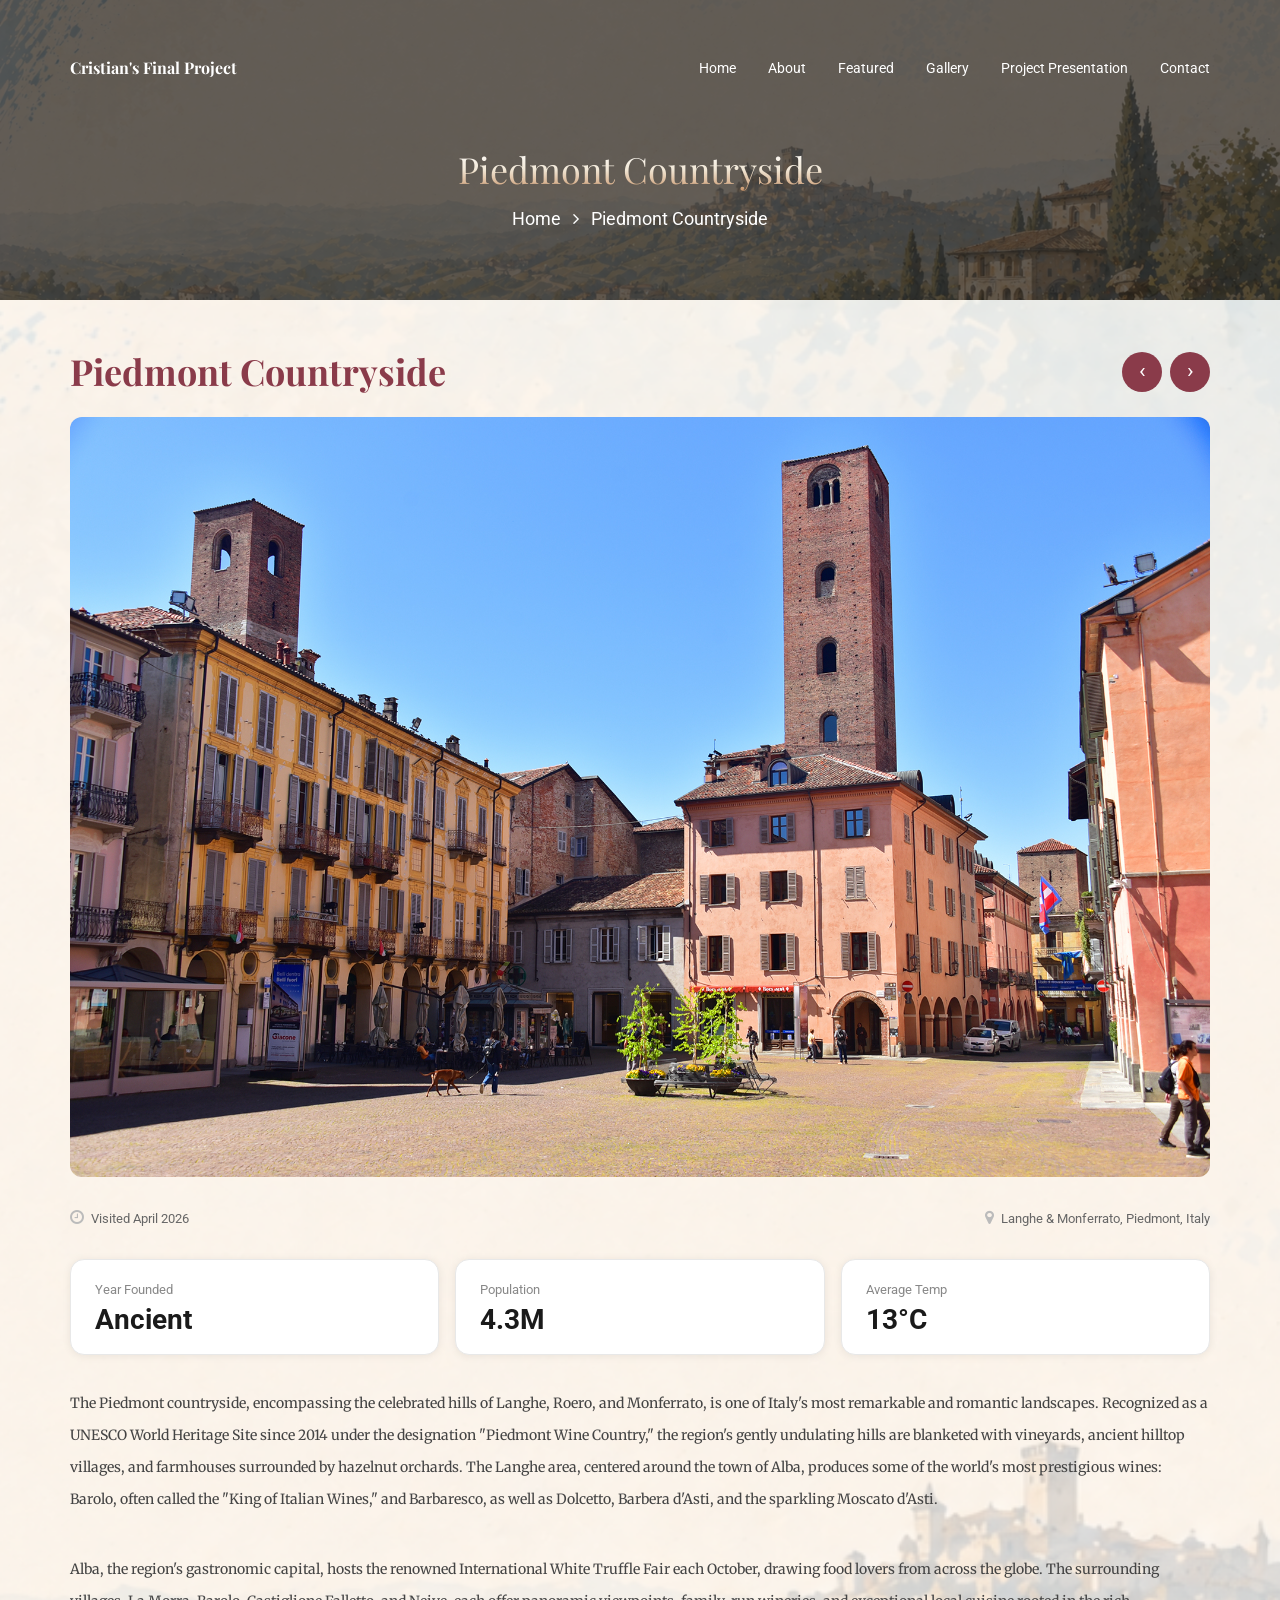
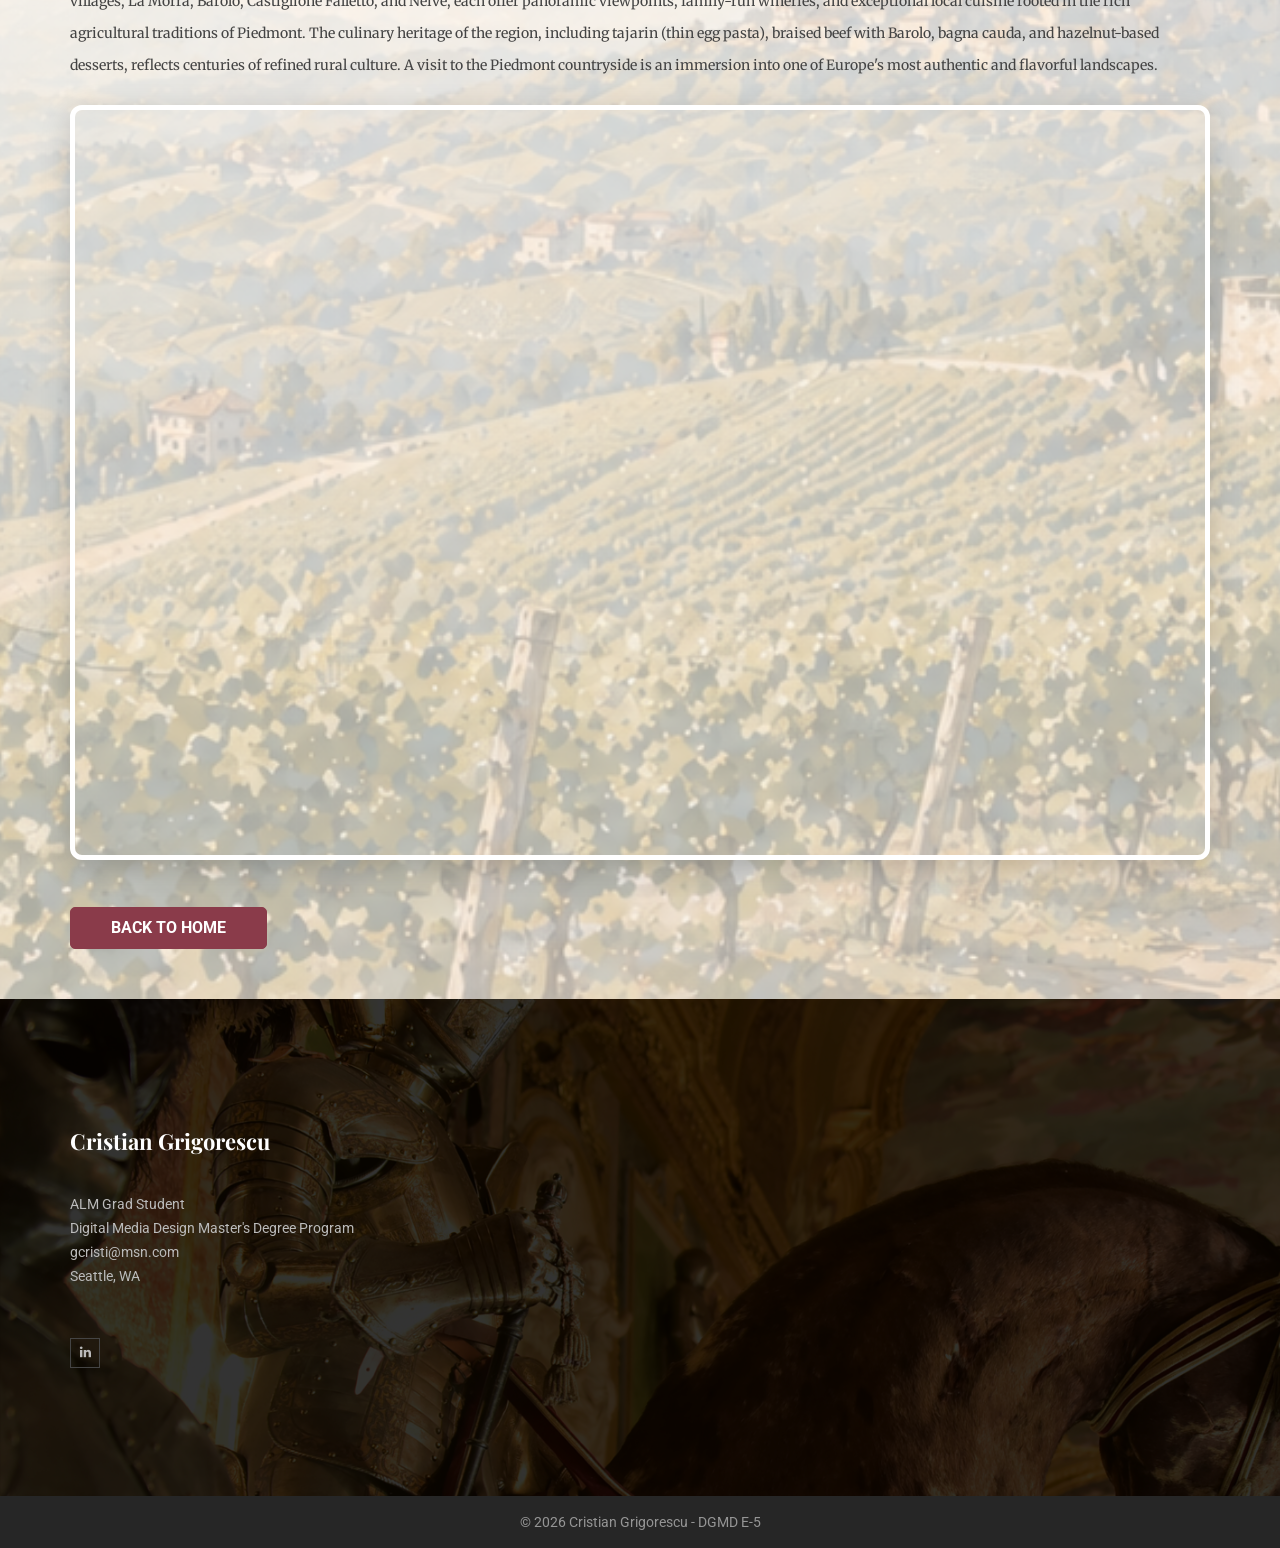
<file: piedmont-countryside.html>
<!doctype html>
<html class="no-js" lang="zxx">

<head>
    <meta charset="utf-8">
    <meta http-equiv="x-ua-compatible" content="ie=edge">
    <title>Piedmont Countryside | Cristian Grigorescu</title>
    <meta name="description" content="">
    <meta name="viewport" content="width=device-width, initial-scale=1">

    <link rel="icon" type="image/svg+xml" href="images/favicon.svg">
    <link rel="apple-touch-icon" href="apple-touch-icon.png">

    <link rel="stylesheet" href="https://fonts.googleapis.com/css2?family=Playfair+Display:wght@700&family=Merriweather:ital,wght@0,300;0,400;1,300;1,400&display=swap">
    <link rel="stylesheet" href="css/bootstrap.min.css">
    <link rel="stylesheet" href="css/owl.carousel.min.css">
    <link rel="stylesheet" href="css/owl.theme.default.min.css">
    <link rel="stylesheet" href="css/core.css">
    <link rel="stylesheet" href="css/shortcode/shortcodes.css">
    <link rel="stylesheet" href="style.css">
    <link rel="stylesheet" href="css/responsive.css">
    <link rel="stylesheet" href="css/custom.css">

    <script src="js/vendor/modernizr-3.11.2.min.js"></script>
</head>

<body>
    <div class="wrapper">
        <!-- Start Header Style -->
        <header id="header" class="htc-header">
            <div id="sticky-header-with-topbar" class="mainmenu__area d-none d-md-block sticky__header">
                <div class="container">
                    <div class="row">
                        <div class="col-lg-2 col-md-3">
                            <div class="logo">
                                <a href="index.html" style="font-family: 'Playfair Display', serif; font-size: 16px; font-weight: 700; color: #ffffff; text-decoration: none; white-space: nowrap;">Cristian's Final Project</a>
                            </div>
                        </div>
                        <div class="col-lg-10 col-md-9">
                            <nav class="mainmenu__nav">
                                <ul class="main__menu">
                                    <li><a href="index.html">Home</a></li>
                                    <li><a href="index.html#about">About</a></li>
                                    <li><a href="index.html#featured">Featured</a></li>
                                    <li><a href="index.html#gallery">Gallery</a></li>
                                    <li><a href="project-presentation.html">Project Presentation</a></li>
                                    <li><a href="index.html#contact">Contact</a></li>
                                </ul>
                            </nav>
                        </div>
                    </div>
                </div>
            </div>
            <div class="mobile-menu-area d-block d-md-none">
                <div class="fluid-container mobile-menu-container">
                    <div class="mobile-logo"><a href="index.html" style="font-family: 'Playfair Display', serif; font-size: 18px; font-weight: 700; color: #ffffff; text-decoration: none;">Cristian's Final Project</a></div>
                    <div class="mobile-menu clearfix">
                        <nav id="mobile_dropdown">
                            <ul>
                                <li><a href="index.html">Home</a></li>
                                <li><a href="index.html#about">About</a></li>
                                <li><a href="index.html#featured">Featured</a></li>
                                <li><a href="index.html#gallery">Gallery</a></li>
                                <li><a href="project-presentation.html">Project Presentation</a></li>
                                <li><a href="index.html#contact">Contact</a></li>
                            </ul>
                        </nav>
                    </div>
                </div>
            </div>
        </header>
        <!-- End Header Style -->

        <!-- Breadcrumb area -->
        <div class="ht__bradcaump__area"
            style="background: rgba(0, 0, 0, 0) url(images/gallery/Piedmont_Countryside.png) no-repeat scroll center center / cover;"
            data--black__overlay="6">
            <div class="ht__bradcaump__wrap">
                <div class="container">
                    <div class="row">
                        <div class="col-12">
                            <div class="bradcaump__inner text-center">
                                <h2 class="bradcaump-title">Piedmont Countryside</h2>
                                <nav class="bradcaump-inner">
                                    <a class="breadcrumb-item" href="index.html">Home</a>
                                    <span class="brd-separetor"><i class="fa fa-angle-right"></i></span>
                                    <span class="breadcrumb-item active">Piedmont Countryside</span>
                                </nav>
                            </div>
                        </div>
                    </div>
                </div>
            </div>
        </div>

        <!-- Content -->
        <section class="htc__blog__list ptb--130" style="background: linear-gradient(rgba(255,255,255,0.50), rgba(255,255,255,0.50)), url(images/gallery/Piedmont_Countryside.png) no-repeat center center / cover;">
            <div class="container">
                <div class="row blog__list__wrap">
                    <div class="col-12">
                        <div class="event__details__sidebar">
                            <div class="loc-title-row">
                                <h2>Piedmont Countryside</h2>
                                <div class="loc-page-nav">
                                    <a href="villa-della-regina.html" class="loc-nav-btn">&#8249;</a>
                                    <a href="city-of-torino.html" class="loc-nav-btn">&#8250;</a>
                                </div>
                            </div>
                            <div class="event__dtl__thumb">
                                <img src="images/gallery/Piedmont%20Countryside/Piedmont_Countryside_3.jpg" alt="Piedmont Countryside" style="height: 321px; width: 100%; object-fit: cover; display: block;">
                            </div>
                            <ul class="event__post__date">
                                <li><i class="fa fa-clock-o"></i>Visited April 2026</li>
                                <li><i class="fa fa-map-marker"></i>Langhe &amp; Monferrato, Piedmont, Italy</li>
                            </ul>
                            <div class="loc-stat-cards">
                                <div class="loc-stat-card">
                                    <span class="loc-stat-label">Year Founded</span>
                                    <span class="loc-stat-value">Ancient</span>
                                </div>
                                <div class="loc-stat-card">
                                    <span class="loc-stat-label">Population</span>
                                    <span class="loc-stat-value">4.3M</span>
                                </div>
                                <div class="loc-stat-card">
                                    <span class="loc-stat-label">Average Temp</span>
                                    <span class="loc-stat-value">13°C</span>
                                </div>
                            </div>
                            <p class="evnt__btl" style="font-family: 'Merriweather', serif;">The Piedmont countryside, encompassing the celebrated hills of Langhe, Roero, and Monferrato, is one of Italy's most remarkable and romantic landscapes. Recognized as a UNESCO World Heritage Site since 2014 under the designation "Piedmont Wine Country," the region's gently undulating hills are blanketed with vineyards, ancient hilltop villages, and farmhouses surrounded by hazelnut orchards. The Langhe area, centered around the town of Alba, produces some of the world's most prestigious wines: Barolo, often called the "King of Italian Wines," and Barbaresco, as well as Dolcetto, Barbera d'Asti, and the sparkling Moscato d'Asti.</p>
                            <p style="font-family: 'Merriweather', serif;">Alba, the region's gastronomic capital, hosts the renowned International White Truffle Fair each October, drawing food lovers from across the globe. The surrounding villages, La Morra, Barolo, Castiglione Falletto, and Neive, each offer panoramic viewpoints, family-run wineries, and exceptional local cuisine rooted in the rich agricultural traditions of Piedmont. The culinary heritage of the region, including tajarin (thin egg pasta), braised beef with Barolo, bagna cauda, and hazelnut-based desserts, reflects centuries of refined rural culture. A visit to the Piedmont countryside is an immersion into one of Europe's most authentic and flavorful landscapes.</p>
                            <br>
                            <div class="map-contacts">
                                <div id="googleMap">
                                    <iframe src="https://maps.google.com/maps?q=Langhe,+Cuneo,+Piedmont,+Italy&output=embed" allowfullscreen loading="lazy"></iframe>
                                </div>
                            </div>
                            <div class="event__datails__btn">
                                <a class="htc__btn btn__theme" href="index.html">Back to Home</a>
                            </div>
                        </div>
                    </div>
                </div>
            </div>
        </section>

        <!-- Footer -->
        <footer id="contact" class="htc__footer__area">
            <div class="footer__top" data--black__overlay="8"
                style="background: rgba(0, 0, 0, 0) url(images/bg/3.jpg) no-repeat scroll 0 0 / cover;">
                <div class="container">
                    <div class="row footer__wrap">
                        <div class="col-lg-4 col-md-6 col-12">
                            <div class="footer">
                                <div class="ft__logo">
                                    <a href="index.html" style="font-family: 'Playfair Display', serif; font-size: 22px; font-weight: 700; color: #ffffff; text-decoration: none;">Cristian Grigorescu</a>
                                </div>
                                <div class="ft__deatails">
                                    <p>ALM Grad Student<br>Digital Media Design Master's Degree Program<br>gcristi@msn.com<br>Seattle, WA</p>
                                </div>
                                <ul class="social__icon">
                                    <li><a href="https://www.linkedin.com/in/cristiangrigorescu/" target="_blank"><i class="fa fa-linkedin"></i></a></li>
                                </ul>
                            </div>
                        </div>
                    </div>
                </div>
            </div>
            <div class="footer__bottom bg__cat--1">
                <div class="container">
                    <div class="row">
                        <div class="col-12">
                            <div class="copyright">
                                <div class="copyright__inner">
                                    <p>© 2026  Cristian Grigorescu - DGMD E-5</p>
                                </div>
                            </div>
                        </div>
                    </div>
                </div>
            </div>
        </footer>
    </div>

    <script src="js/vendor/jquery-3.6.0.min.js"></script>
    <script src="js/vendor/jquery-migrate-3.3.2.min.js"></script>
    <script src="js/vendor/jquery.waypoints.js"></script>
    <script src="js/bootstrap.bundle.min.js"></script>
    <script src="js/plugins.js"></script>
    <script src="js/slick.min.js"></script>
    <script src="js/owl.carousel.min.js"></script>
    <script src="js/waypoints.min.js"></script>
    <script src="js/main.js"></script>
</body>

</html>
</file>
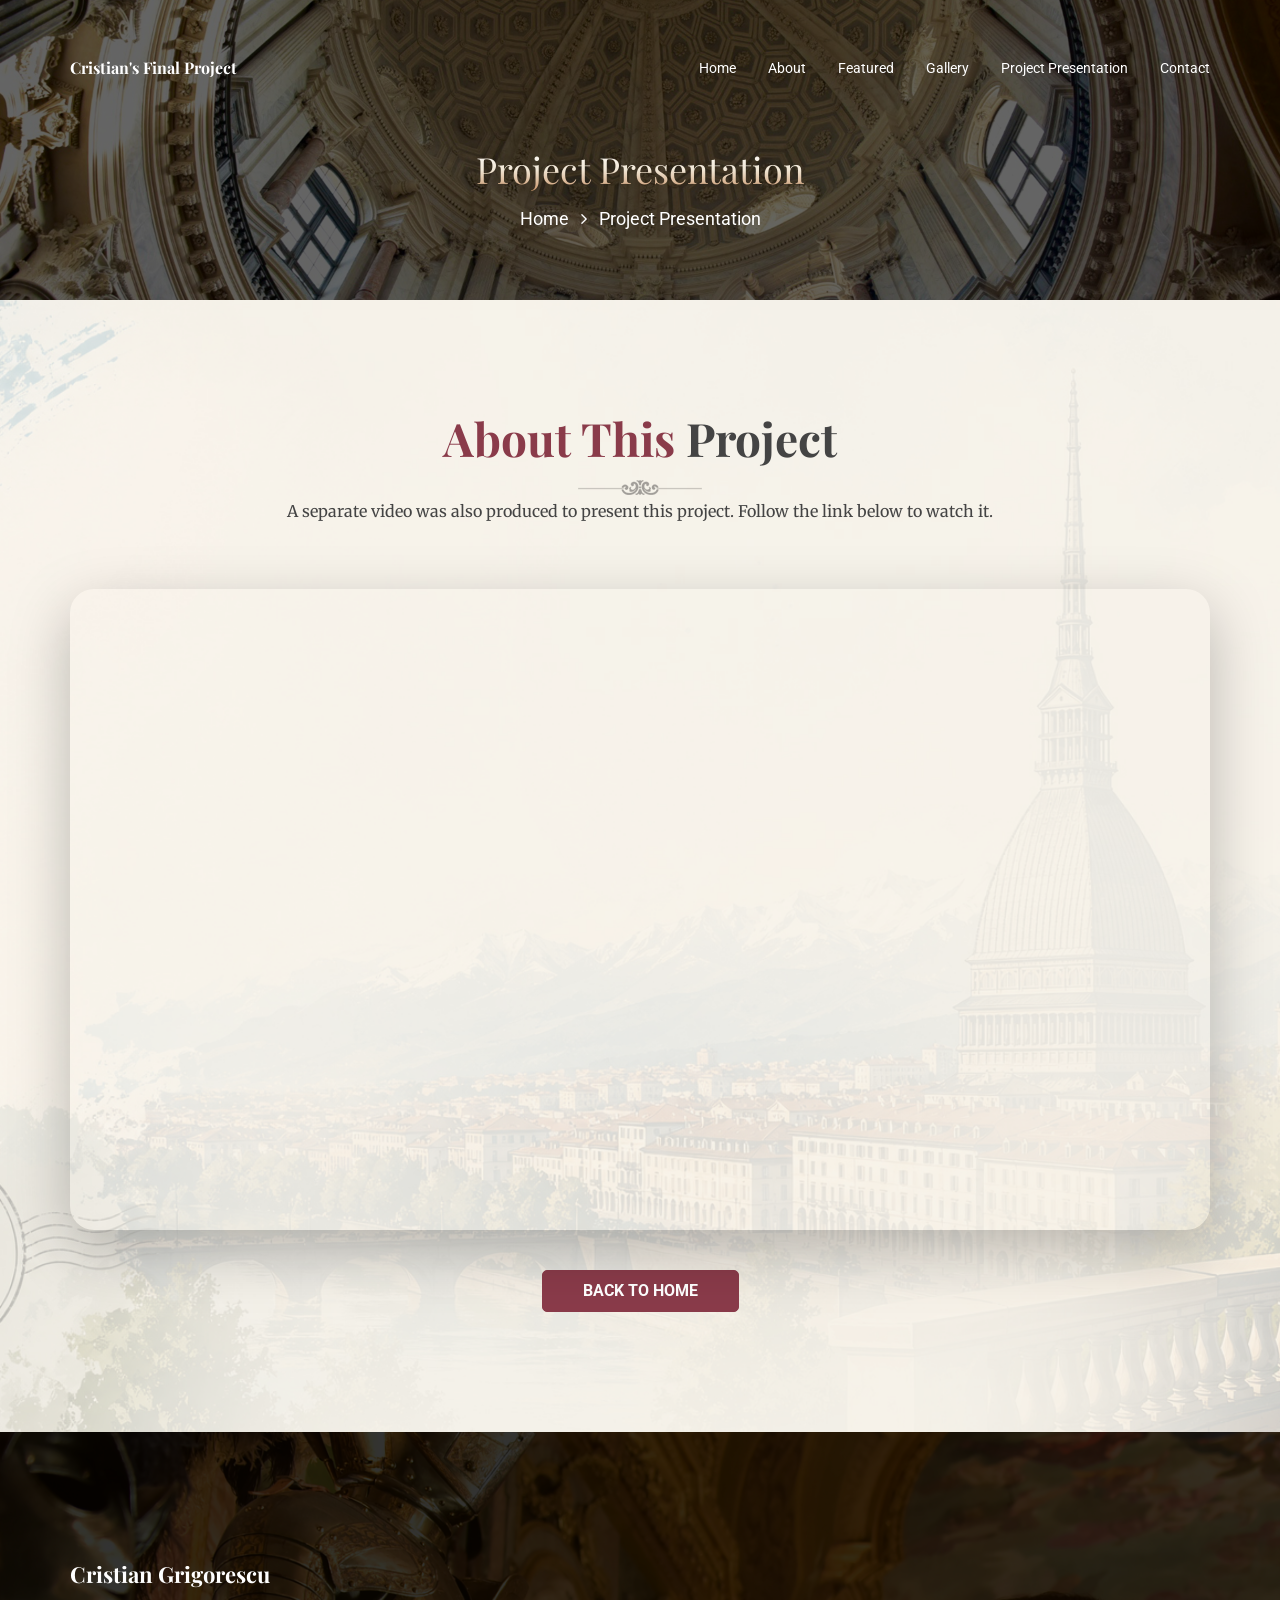
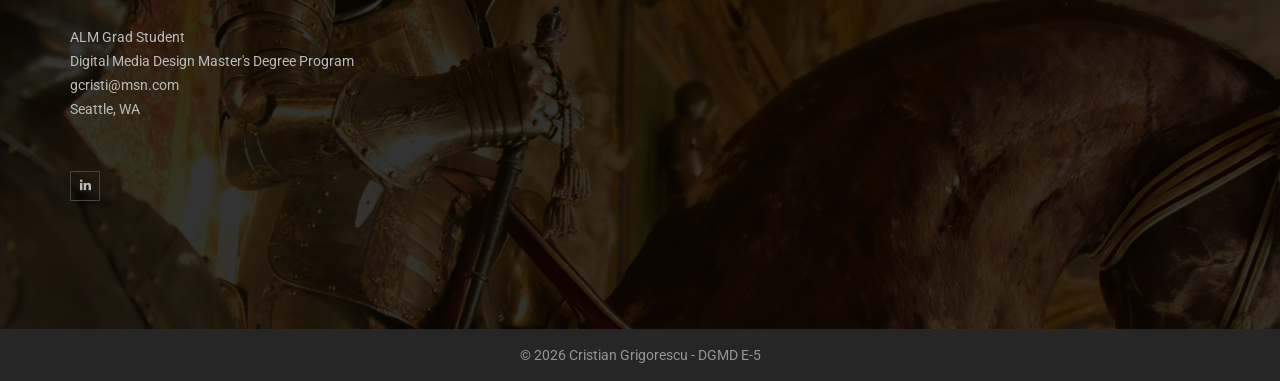
<file: project-presentation.html>
<!doctype html>
<html class="no-js" lang="zxx">

<head>
    <meta charset="utf-8">
    <meta http-equiv="x-ua-compatible" content="ie=edge">
    <title>Project Presentation | Cristian Grigorescu</title>
    <meta name="description" content="">
    <meta name="viewport" content="width=device-width, initial-scale=1">

    <link rel="icon" type="image/svg+xml" href="images/favicon.svg">
    <link rel="apple-touch-icon" href="apple-touch-icon.png">

    <link rel="stylesheet" href="https://fonts.googleapis.com/css2?family=Playfair+Display:wght@700&family=Merriweather:ital,wght@0,300;0,400;1,300;1,400&display=swap">
    <link rel="stylesheet" href="css/bootstrap.min.css">
    <link rel="stylesheet" href="css/owl.carousel.min.css">
    <link rel="stylesheet" href="css/owl.theme.default.min.css">
    <link rel="stylesheet" href="css/core.css">
    <link rel="stylesheet" href="css/shortcode/shortcodes.css">
    <link rel="stylesheet" href="style.css">
    <link rel="stylesheet" href="css/responsive.css">
    <link rel="stylesheet" href="css/custom.css">

    <script src="js/vendor/modernizr-3.11.2.min.js"></script>
</head>

<body>
    <div class="wrapper">
        <!-- Start Header Style -->
        <header id="header" class="htc-header">
            <div id="sticky-header-with-topbar" class="mainmenu__area d-none d-md-block sticky__header">
                <div class="container">
                    <div class="row">
                        <div class="col-lg-2 col-md-3">
                            <div class="logo">
                                <a href="index.html" style="font-family: 'Playfair Display', serif; font-size: 16px; font-weight: 700; color: #ffffff; text-decoration: none; white-space: nowrap;">Cristian's Final Project</a>
                            </div>
                        </div>
                        <div class="col-lg-10 col-md-9">
                            <nav class="mainmenu__nav">
                                <ul class="main__menu">
                                    <li><a href="index.html">Home</a></li>
                                    <li><a href="index.html#about">About</a></li>
                                    <li><a href="index.html#featured">Featured</a></li>
                                    <li><a href="index.html#gallery">Gallery</a></li>
                                    <li><a href="project-presentation.html">Project Presentation</a></li>
                                    <li><a href="index.html#contact">Contact</a></li>
                                </ul>
                            </nav>
                        </div>
                    </div>
                </div>
            </div>
            <div class="mobile-menu-area d-block d-md-none">
                <div class="fluid-container mobile-menu-container">
                    <div class="mobile-logo"><a href="index.html" style="font-family: 'Playfair Display', serif; font-size: 18px; font-weight: 700; color: #ffffff; text-decoration: none;">Cristian's Final Project</a></div>
                    <div class="mobile-menu clearfix">
                        <nav id="mobile_dropdown">
                            <ul>
                                <li><a href="index.html">Home</a></li>
                                <li><a href="index.html#about">About</a></li>
                                <li><a href="index.html#featured">Featured</a></li>
                                <li><a href="index.html#gallery">Gallery</a></li>
                                <li><a href="project-presentation.html">Project Presentation</a></li>
                                <li><a href="index.html#contact">Contact</a></li>
                            </ul>
                        </nav>
                    </div>
                </div>
            </div>
        </header>
        <!-- End Header Style -->

        <!-- Breadcrumb area -->
        <div class="ht__bradcaump__area"
            style="background: rgba(0, 0, 0, 0) url(images/gallery/City%20of%20Turin/City_of_Turin_7.jpg) no-repeat scroll center center / cover;"
            data--black__overlay="6">
            <div class="ht__bradcaump__wrap">
                <div class="container">
                    <div class="row">
                        <div class="col-12">
                            <div class="bradcaump__inner text-center">
                                <h2 class="bradcaump-title">Project Presentation</h2>
                                <nav class="bradcaump-inner">
                                    <a class="breadcrumb-item" href="index.html">Home</a>
                                    <span class="brd-separetor"><i class="fa fa-angle-right"></i></span>
                                    <span class="breadcrumb-item active">Project Presentation</span>
                                </nav>
                            </div>
                        </div>
                    </div>
                </div>
            </div>
        </div>

        <!-- Content -->
        <!-- Start Featured Video Area -->
        <section class="ptb--120" style="background: linear-gradient(rgba(255,255,255,0.50), rgba(255,255,255,0.50)), url(images/gallery/torino_bg.jpg) no-repeat center center / cover;">
            <div class="container">
                <div class="section__title text-center">
                    <h2 class="title__line"><span class="text--theme">About this</span> Project</h2>
                </div>
                <div class="row">
                    <div class="col-12 text-center">
                        <p style="font-family: 'Merriweather', serif; font-size: 16px; color: rgb(68, 68, 68); margin-bottom: 24px;">A separate video was also produced to present this project. Follow the link below to watch it.</p>
                    </div>
                </div>
                <div class="row mt--40">
                    <div class="col-12">
                        <div style="position:relative; padding-bottom:56.25%; height:0; overflow:hidden; border-radius:24px; box-shadow: 0 20px 60px rgba(0,0,0,0.25);">
                            <iframe src="https://www.youtube.com/embed/ft8ck0aDUU8" style="position:absolute; top:0; left:0; width:100%; height:100%;" frameborder="0" allow="accelerometer; autoplay; clipboard-write; encrypted-media; gyroscope; picture-in-picture" allowfullscreen></iframe>
                        </div>
                    </div>
                </div>
                <div class="row mt--40">
                    <div class="col-12 text-center">
                        <a class="htc__btn btn__theme" href="index.html">Back to Home</a>
                    </div>
                </div>
            </div>
        </section>
        <!-- End Featured Video Area -->

        <!-- Footer -->
        <footer id="contact" class="htc__footer__area">
            <div class="footer__top" data--black__overlay="8"
                style="background: rgba(0, 0, 0, 0) url(images/bg/3.jpg) no-repeat scroll 0 0 / cover;">
                <div class="container">
                    <div class="row footer__wrap">
                        <div class="col-lg-4 col-md-6 col-12">
                            <div class="footer">
                                <div class="ft__logo">
                                    <a href="index.html" style="font-family: 'Playfair Display', serif; font-size: 22px; font-weight: 700; color: #ffffff; text-decoration: none;">Cristian Grigorescu</a>
                                </div>
                                <div class="ft__deatails">
                                    <p>ALM Grad Student<br>Digital Media Design Master's Degree Program<br>gcristi@msn.com<br>Seattle, WA</p>
                                </div>
                                <ul class="social__icon">
                                    <li><a href="https://www.linkedin.com/in/cristiangrigorescu/" target="_blank"><i class="fa fa-linkedin"></i></a></li>
                                </ul>
                            </div>
                        </div>
                    </div>
                </div>
            </div>
            <div class="footer__bottom bg__cat--1">
                <div class="container">
                    <div class="row">
                        <div class="col-12">
                            <div class="copyright">
                                <div class="copyright__inner">
                                    <p>© 2026  Cristian Grigorescu - DGMD E-5</p>
                                </div>
                            </div>
                        </div>
                    </div>
                </div>
            </div>
        </footer>
    </div>

    <script src="js/vendor/jquery-3.6.0.min.js"></script>
    <script src="js/vendor/jquery-migrate-3.3.2.min.js"></script>
    <script src="js/vendor/jquery.waypoints.js"></script>
    <script src="js/bootstrap.bundle.min.js"></script>
    <script src="js/plugins.js"></script>
    <script src="js/slick.min.js"></script>
    <script src="js/owl.carousel.min.js"></script>
    <script src="js/waypoints.min.js"></script>
    <script src="js/main.js"></script>
</body>

</html>
</file>
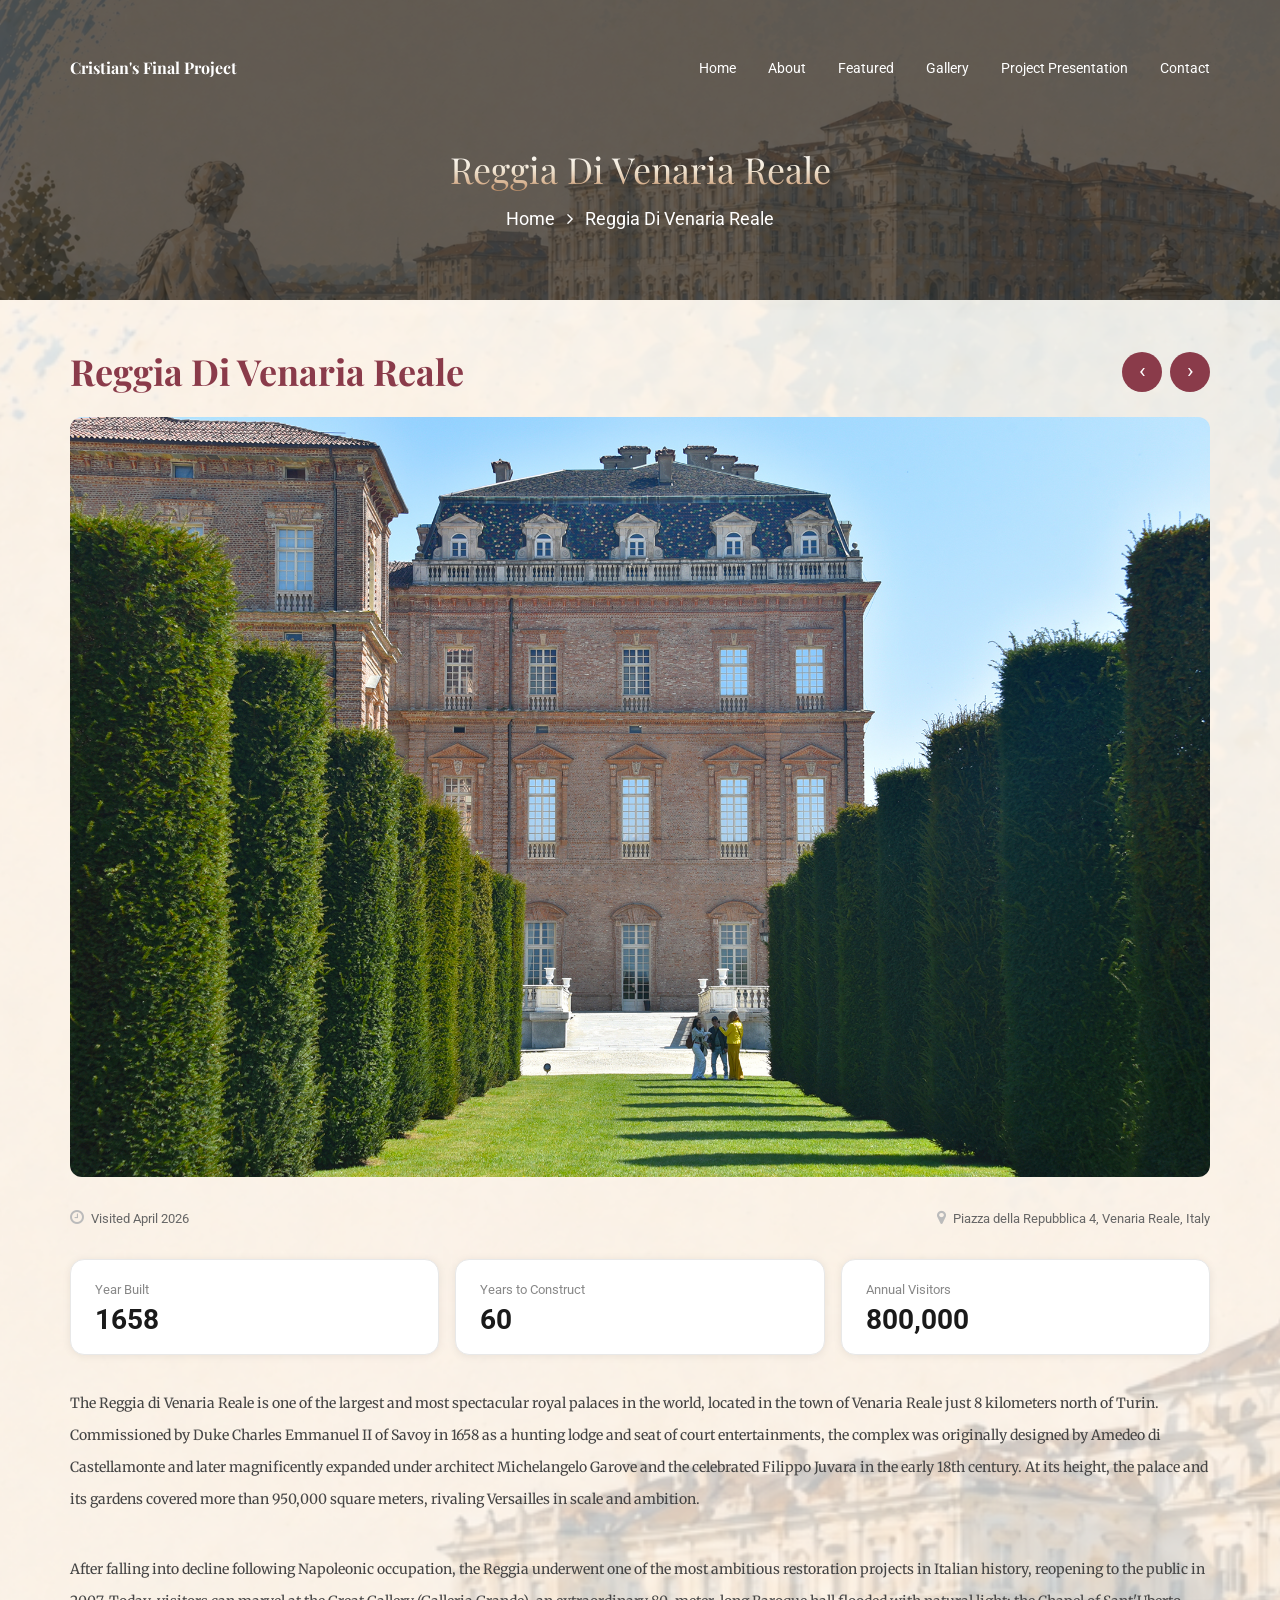
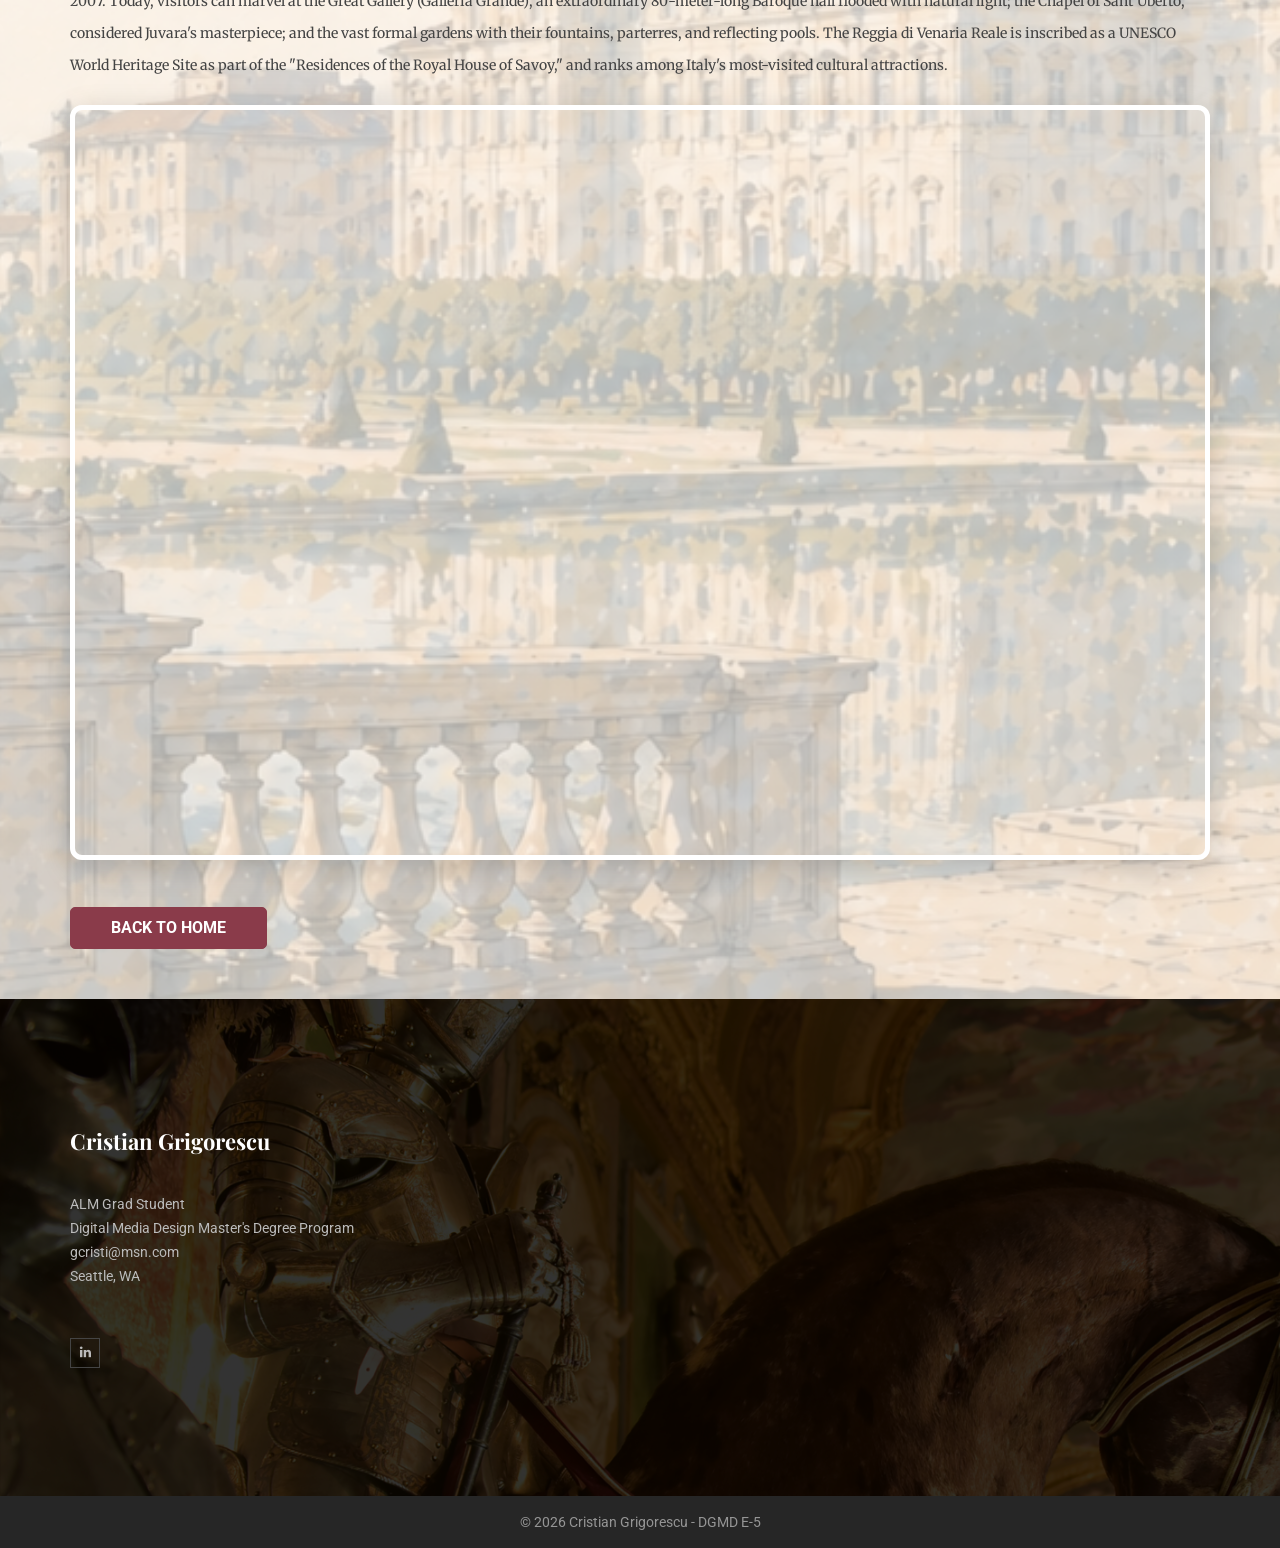
<file: reggia-di-venaria.html>
<!doctype html>
<html class="no-js" lang="zxx">

<head>
    <meta charset="utf-8">
    <meta http-equiv="x-ua-compatible" content="ie=edge">
    <title>Reggia di Venaria Reale | Cristian Grigorescu</title>
    <meta name="description" content="">
    <meta name="viewport" content="width=device-width, initial-scale=1">

    <link rel="icon" type="image/svg+xml" href="images/favicon.svg">
    <link rel="apple-touch-icon" href="apple-touch-icon.png">

    <link rel="stylesheet" href="https://fonts.googleapis.com/css2?family=Playfair+Display:wght@700&family=Merriweather:ital,wght@0,300;0,400;1,300;1,400&display=swap">
    <link rel="stylesheet" href="css/bootstrap.min.css">
    <link rel="stylesheet" href="css/owl.carousel.min.css">
    <link rel="stylesheet" href="css/owl.theme.default.min.css">
    <link rel="stylesheet" href="css/core.css">
    <link rel="stylesheet" href="css/shortcode/shortcodes.css">
    <link rel="stylesheet" href="style.css">
    <link rel="stylesheet" href="css/responsive.css">
    <link rel="stylesheet" href="css/custom.css">

    <script src="js/vendor/modernizr-3.11.2.min.js"></script>
</head>

<body>
    <div class="wrapper">
        <!-- Start Header Style -->
        <header id="header" class="htc-header">
            <div id="sticky-header-with-topbar" class="mainmenu__area d-none d-md-block sticky__header">
                <div class="container">
                    <div class="row">
                        <div class="col-lg-2 col-md-3">
                            <div class="logo">
                                <a href="index.html" style="font-family: 'Playfair Display', serif; font-size: 16px; font-weight: 700; color: #ffffff; text-decoration: none; white-space: nowrap;">Cristian's Final Project</a>
                            </div>
                        </div>
                        <div class="col-lg-10 col-md-9">
                            <nav class="mainmenu__nav">
                                <ul class="main__menu">
                                    <li><a href="index.html">Home</a></li>
                                    <li><a href="index.html#about">About</a></li>
                                    <li><a href="index.html#featured">Featured</a></li>
                                    <li><a href="index.html#gallery">Gallery</a></li>
                                    <li><a href="project-presentation.html">Project Presentation</a></li>
                                    <li><a href="index.html#contact">Contact</a></li>
                                </ul>
                            </nav>
                        </div>
                    </div>
                </div>
            </div>
            <div class="mobile-menu-area d-block d-md-none">
                <div class="fluid-container mobile-menu-container">
                    <div class="mobile-logo"><a href="index.html" style="font-family: 'Playfair Display', serif; font-size: 18px; font-weight: 700; color: #ffffff; text-decoration: none;">Cristian's Final Project</a></div>
                    <div class="mobile-menu clearfix">
                        <nav id="mobile_dropdown">
                            <ul>
                                <li><a href="index.html">Home</a></li>
                                <li><a href="index.html#about">About</a></li>
                                <li><a href="index.html#featured">Featured</a></li>
                                <li><a href="index.html#gallery">Gallery</a></li>
                                <li><a href="project-presentation.html">Project Presentation</a></li>
                                <li><a href="index.html#contact">Contact</a></li>
                            </ul>
                        </nav>
                    </div>
                </div>
            </div>
        </header>
        <!-- End Header Style -->

        <!-- Breadcrumb area -->
        <div class="ht__bradcaump__area"
            style="background: rgba(0, 0, 0, 0) url(images/gallery/Regia_di_Venaria.png) no-repeat scroll center center / cover;"
            data--black__overlay="6">
            <div class="ht__bradcaump__wrap">
                <div class="container">
                    <div class="row">
                        <div class="col-12">
                            <div class="bradcaump__inner text-center">
                                <h2 class="bradcaump-title">Reggia di Venaria Reale</h2>
                                <nav class="bradcaump-inner">
                                    <a class="breadcrumb-item" href="index.html">Home</a>
                                    <span class="brd-separetor"><i class="fa fa-angle-right"></i></span>
                                    <span class="breadcrumb-item active">Reggia di Venaria Reale</span>
                                </nav>
                            </div>
                        </div>
                    </div>
                </div>
            </div>
        </div>

        <!-- Content -->
        <section class="htc__blog__list ptb--130" style="background: linear-gradient(rgba(255,255,255,0.50), rgba(255,255,255,0.50)), url(images/gallery/Regia_di_Venaria.png) no-repeat center center / cover;">
            <div class="container">
                <div class="row blog__list__wrap">
                    <div class="col-12">
                        <div class="event__details__sidebar">
                            <div class="loc-title-row">
                                <h2>Reggia di Venaria Reale</h2>
                                <div class="loc-page-nav">
                                    <a href="musei-reali.html" class="loc-nav-btn">&#8249;</a>
                                    <a href="castello-ducale.html" class="loc-nav-btn">&#8250;</a>
                                </div>
                            </div>
                            <div class="event__dtl__thumb">
                                <img src="images/gallery/Regia%20di%20Venaria/Regia_di_Venaria_1.jpg" alt="Reggia di Venaria Reale" style="height: 321px; width: 100%; object-fit: cover; display: block;">
                            </div>
                            <ul class="event__post__date">
                                <li><i class="fa fa-clock-o"></i>Visited April 2026</li>
                                <li><i class="fa fa-map-marker"></i>Piazza della Repubblica 4, Venaria Reale, Italy</li>
                            </ul>
                            <div class="loc-stat-cards">
                                <div class="loc-stat-card">
                                    <span class="loc-stat-label">Year Built</span>
                                    <span class="loc-stat-value">1658</span>
                                </div>
                                <div class="loc-stat-card">
                                    <span class="loc-stat-label">Years to Construct</span>
                                    <span class="loc-stat-value">60</span>
                                </div>
                                <div class="loc-stat-card">
                                    <span class="loc-stat-label">Annual Visitors</span>
                                    <span class="loc-stat-value">800,000</span>
                                </div>
                            </div>
                            <p class="evnt__btl" style="font-family: 'Merriweather', serif;">The Reggia di Venaria Reale is one of the largest and most spectacular royal palaces in the world, located in the town of Venaria Reale just 8 kilometers north of Turin. Commissioned by Duke Charles Emmanuel II of Savoy in 1658 as a hunting lodge and seat of court entertainments, the complex was originally designed by Amedeo di Castellamonte and later magnificently expanded under architect Michelangelo Garove and the celebrated Filippo Juvara in the early 18th century. At its height, the palace and its gardens covered more than 950,000 square meters, rivaling Versailles in scale and ambition.</p>
                            <p style="font-family: 'Merriweather', serif;">After falling into decline following Napoleonic occupation, the Reggia underwent one of the most ambitious restoration projects in Italian history, reopening to the public in 2007. Today, visitors can marvel at the Great Gallery (Galleria Grande), an extraordinary 80-meter-long Baroque hall flooded with natural light; the Chapel of Sant'Uberto, considered Juvara's masterpiece; and the vast formal gardens with their fountains, parterres, and reflecting pools. The Reggia di Venaria Reale is inscribed as a UNESCO World Heritage Site as part of the "Residences of the Royal House of Savoy," and ranks among Italy's most-visited cultural attractions.</p>
                            <br>
                            <div class="map-contacts">
                                <div id="googleMap">
                                    <iframe src="https://maps.google.com/maps?q=Reggia+di+Venaria+Reale,+Venaria+Reale,+Italy&output=embed" allowfullscreen loading="lazy"></iframe>
                                </div>
                            </div>
                            <div class="event__datails__btn">
                                <a class="htc__btn btn__theme" href="index.html">Back to Home</a>
                            </div>
                        </div>
                    </div>
                </div>
            </div>
        </section>

        <!-- Footer -->
        <footer id="contact" class="htc__footer__area">
            <div class="footer__top" data--black__overlay="8"
                style="background: rgba(0, 0, 0, 0) url(images/bg/3.jpg) no-repeat scroll 0 0 / cover;">
                <div class="container">
                    <div class="row footer__wrap">
                        <div class="col-lg-4 col-md-6 col-12">
                            <div class="footer">
                                <div class="ft__logo">
                                    <a href="index.html" style="font-family: 'Playfair Display', serif; font-size: 22px; font-weight: 700; color: #ffffff; text-decoration: none;">Cristian Grigorescu</a>
                                </div>
                                <div class="ft__deatails">
                                    <p>ALM Grad Student<br>Digital Media Design Master's Degree Program<br>gcristi@msn.com<br>Seattle, WA</p>
                                </div>
                                <ul class="social__icon">
                                    <li><a href="https://www.linkedin.com/in/cristiangrigorescu/" target="_blank"><i class="fa fa-linkedin"></i></a></li>
                                </ul>
                            </div>
                        </div>
                    </div>
                </div>
            </div>
            <div class="footer__bottom bg__cat--1">
                <div class="container">
                    <div class="row">
                        <div class="col-12">
                            <div class="copyright">
                                <div class="copyright__inner">
                                    <p>© 2026  Cristian Grigorescu - DGMD E-5</p>
                                </div>
                            </div>
                        </div>
                    </div>
                </div>
            </div>
        </footer>
    </div>

    <script src="js/vendor/jquery-3.6.0.min.js"></script>
    <script src="js/vendor/jquery-migrate-3.3.2.min.js"></script>
    <script src="js/vendor/jquery.waypoints.js"></script>
    <script src="js/bootstrap.bundle.min.js"></script>
    <script src="js/plugins.js"></script>
    <script src="js/slick.min.js"></script>
    <script src="js/owl.carousel.min.js"></script>
    <script src="js/waypoints.min.js"></script>
    <script src="js/main.js"></script>
</body>

</html>
</file>
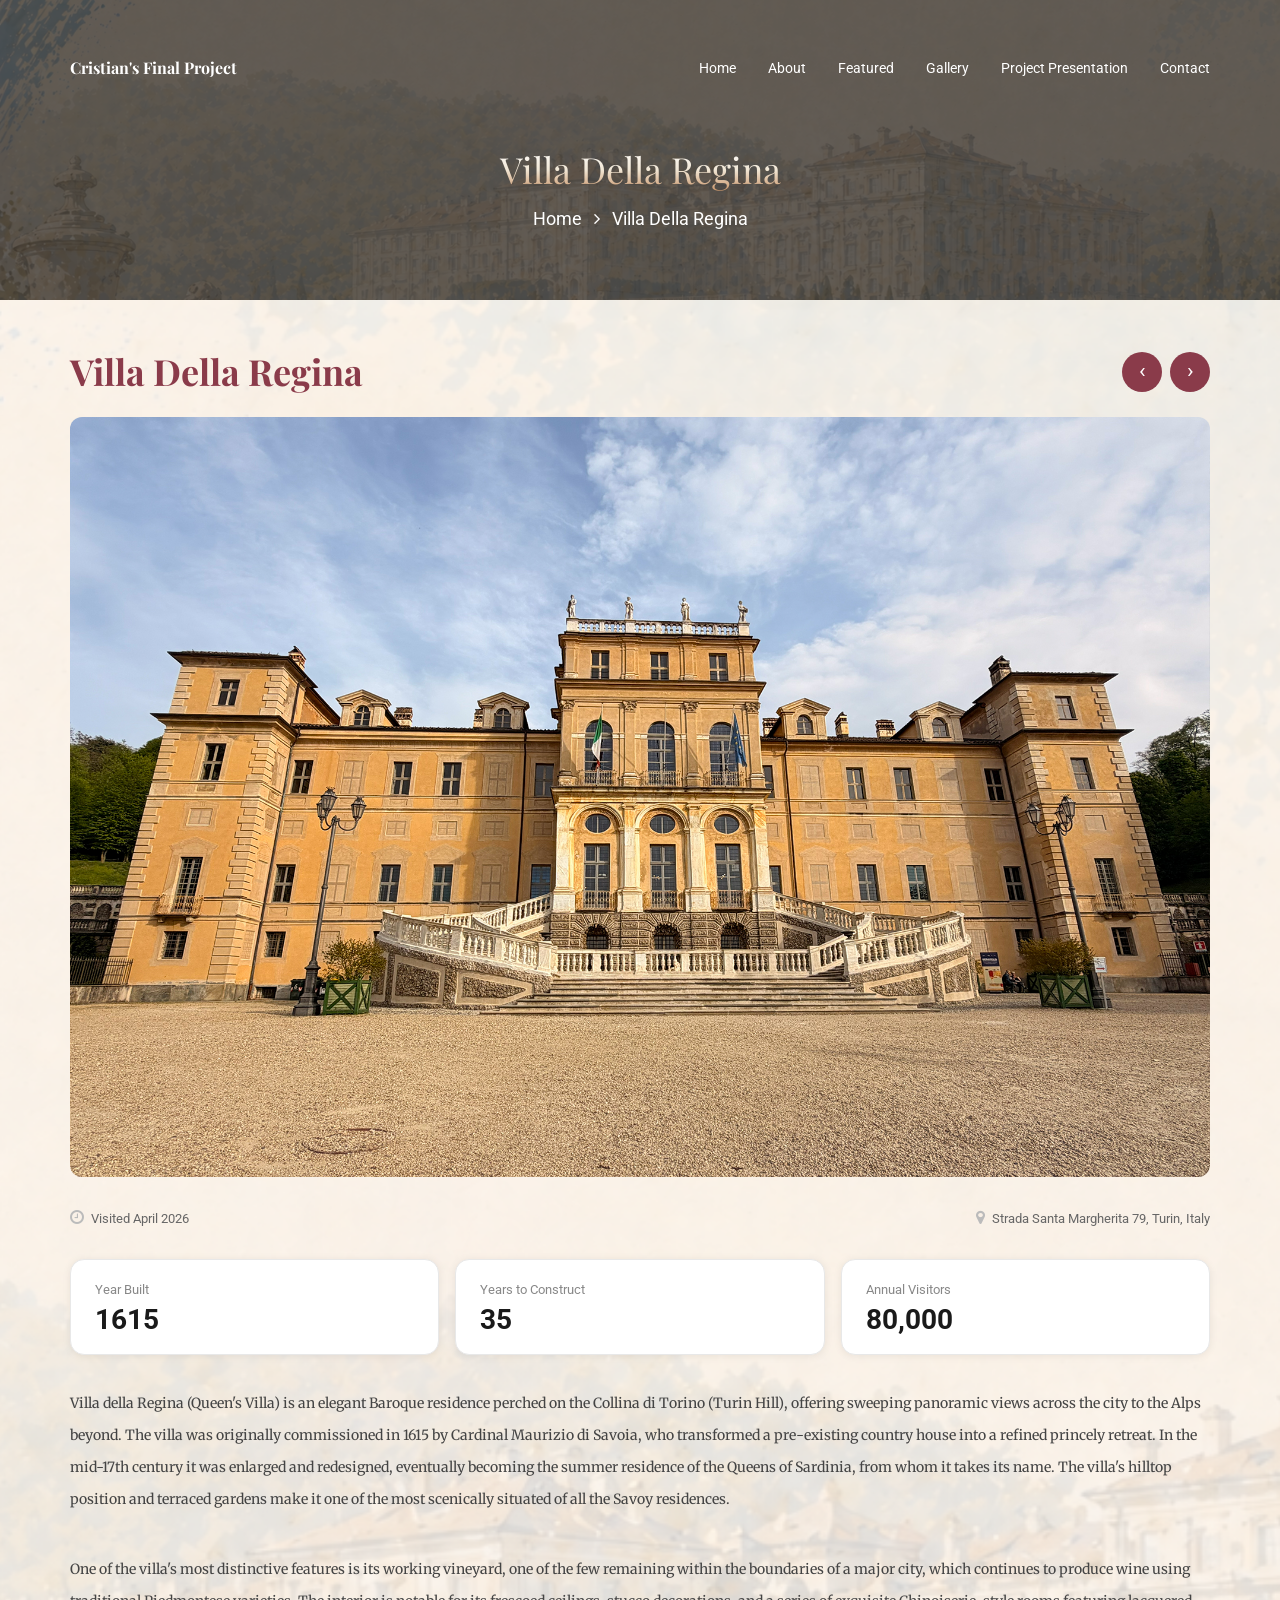
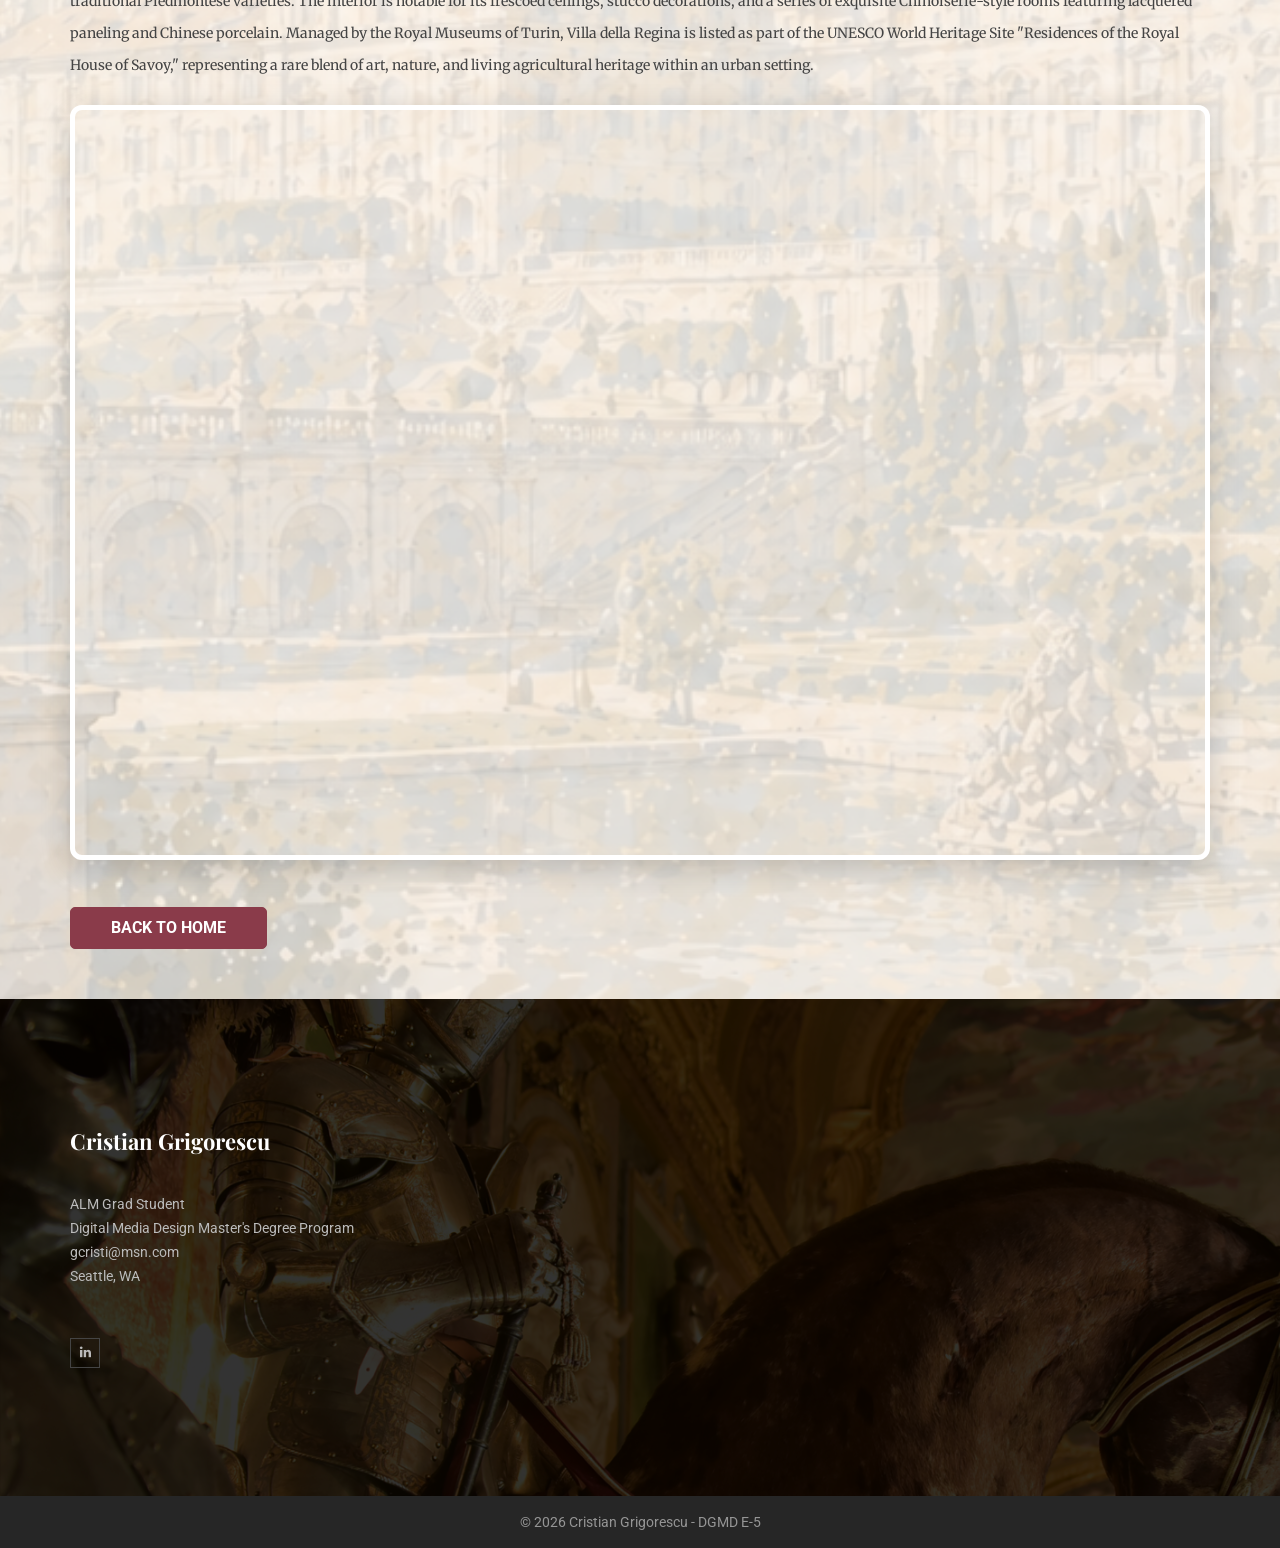
<file: villa-della-regina.html>
<!doctype html>
<html class="no-js" lang="zxx">

<head>
    <meta charset="utf-8">
    <meta http-equiv="x-ua-compatible" content="ie=edge">
    <title>Villa della Regina | Cristian Grigorescu</title>
    <meta name="description" content="">
    <meta name="viewport" content="width=device-width, initial-scale=1">

    <link rel="icon" type="image/svg+xml" href="images/favicon.svg">
    <link rel="apple-touch-icon" href="apple-touch-icon.png">

    <link rel="stylesheet" href="https://fonts.googleapis.com/css2?family=Playfair+Display:wght@700&family=Merriweather:ital,wght@0,300;0,400;1,300;1,400&display=swap">
    <link rel="stylesheet" href="css/bootstrap.min.css">
    <link rel="stylesheet" href="css/owl.carousel.min.css">
    <link rel="stylesheet" href="css/owl.theme.default.min.css">
    <link rel="stylesheet" href="css/core.css">
    <link rel="stylesheet" href="css/shortcode/shortcodes.css">
    <link rel="stylesheet" href="style.css">
    <link rel="stylesheet" href="css/responsive.css">
    <link rel="stylesheet" href="css/custom.css">

    <script src="js/vendor/modernizr-3.11.2.min.js"></script>
</head>

<body>
    <div class="wrapper">
        <!-- Start Header Style -->
        <header id="header" class="htc-header">
            <div id="sticky-header-with-topbar" class="mainmenu__area d-none d-md-block sticky__header">
                <div class="container">
                    <div class="row">
                        <div class="col-lg-2 col-md-3">
                            <div class="logo">
                                <a href="index.html" style="font-family: 'Playfair Display', serif; font-size: 16px; font-weight: 700; color: #ffffff; text-decoration: none; white-space: nowrap;">Cristian's Final Project</a>
                            </div>
                        </div>
                        <div class="col-lg-10 col-md-9">
                            <nav class="mainmenu__nav">
                                <ul class="main__menu">
                                    <li><a href="index.html">Home</a></li>
                                    <li><a href="index.html#about">About</a></li>
                                    <li><a href="index.html#featured">Featured</a></li>
                                    <li><a href="index.html#gallery">Gallery</a></li>
                                    <li><a href="project-presentation.html">Project Presentation</a></li>
                                    <li><a href="index.html#contact">Contact</a></li>
                                </ul>
                            </nav>
                        </div>
                    </div>
                </div>
            </div>
            <div class="mobile-menu-area d-block d-md-none">
                <div class="fluid-container mobile-menu-container">
                    <div class="mobile-logo"><a href="index.html" style="font-family: 'Playfair Display', serif; font-size: 18px; font-weight: 700; color: #ffffff; text-decoration: none;">Cristian's Final Project</a></div>
                    <div class="mobile-menu clearfix">
                        <nav id="mobile_dropdown">
                            <ul>
                                <li><a href="index.html">Home</a></li>
                                <li><a href="index.html#about">About</a></li>
                                <li><a href="index.html#featured">Featured</a></li>
                                <li><a href="index.html#gallery">Gallery</a></li>
                                <li><a href="project-presentation.html">Project Presentation</a></li>
                                <li><a href="index.html#contact">Contact</a></li>
                            </ul>
                        </nav>
                    </div>
                </div>
            </div>
        </header>
        <!-- End Header Style -->

        <!-- Breadcrumb area -->
        <div class="ht__bradcaump__area"
            style="background: rgba(0, 0, 0, 0) url(images/gallery/Villa_Della_Regina.png) no-repeat scroll center center / cover;"
            data--black__overlay="6">
            <div class="ht__bradcaump__wrap">
                <div class="container">
                    <div class="row">
                        <div class="col-12">
                            <div class="bradcaump__inner text-center">
                                <h2 class="bradcaump-title">Villa della Regina</h2>
                                <nav class="bradcaump-inner">
                                    <a class="breadcrumb-item" href="index.html">Home</a>
                                    <span class="brd-separetor"><i class="fa fa-angle-right"></i></span>
                                    <span class="breadcrumb-item active">Villa della Regina</span>
                                </nav>
                            </div>
                        </div>
                    </div>
                </div>
            </div>
        </div>

        <!-- Content -->
        <section class="htc__blog__list ptb--130" style="background: linear-gradient(rgba(255,255,255,0.50), rgba(255,255,255,0.50)), url(images/gallery/Villa_Della_Regina.png) no-repeat center center / cover;">
            <div class="container">
                <div class="row blog__list__wrap">
                    <div class="col-12">
                        <div class="event__details__sidebar">
                            <div class="loc-title-row">
                                <h2>Villa della Regina</h2>
                                <div class="loc-page-nav">
                                    <a href="castello-ducale.html" class="loc-nav-btn">&#8249;</a>
                                    <a href="piedmont-countryside.html" class="loc-nav-btn">&#8250;</a>
                                </div>
                            </div>
                            <div class="event__dtl__thumb">
                                <img src="images/gallery/Villa%20Della%20Regina/Villa_Della_Regina_6.jpg" alt="Villa della Regina" style="height: 321px; width: 100%; object-fit: cover; display: block;">
                            </div>
                            <ul class="event__post__date">
                                <li><i class="fa fa-clock-o"></i>Visited April 2026</li>
                                <li><i class="fa fa-map-marker"></i>Strada Santa Margherita 79, Turin, Italy</li>
                            </ul>
                            <div class="loc-stat-cards">
                                <div class="loc-stat-card">
                                    <span class="loc-stat-label">Year Built</span>
                                    <span class="loc-stat-value">1615</span>
                                </div>
                                <div class="loc-stat-card">
                                    <span class="loc-stat-label">Years to Construct</span>
                                    <span class="loc-stat-value">35</span>
                                </div>
                                <div class="loc-stat-card">
                                    <span class="loc-stat-label">Annual Visitors</span>
                                    <span class="loc-stat-value">80,000</span>
                                </div>
                            </div>
                            <p class="evnt__btl" style="font-family: 'Merriweather', serif;">Villa della Regina (Queen's Villa) is an elegant Baroque residence perched on the Collina di Torino (Turin Hill), offering sweeping panoramic views across the city to the Alps beyond. The villa was originally commissioned in 1615 by Cardinal Maurizio di Savoia, who transformed a pre-existing country house into a refined princely retreat. In the mid-17th century it was enlarged and redesigned, eventually becoming the summer residence of the Queens of Sardinia, from whom it takes its name. The villa's hilltop position and terraced gardens make it one of the most scenically situated of all the Savoy residences.</p>
                            <p style="font-family: 'Merriweather', serif;">One of the villa's most distinctive features is its working vineyard, one of the few remaining within the boundaries of a major city, which continues to produce wine using traditional Piedmontese varieties. The interior is notable for its frescoed ceilings, stucco decorations, and a series of exquisite Chinoiserie-style rooms featuring lacquered paneling and Chinese porcelain. Managed by the Royal Museums of Turin, Villa della Regina is listed as part of the UNESCO World Heritage Site "Residences of the Royal House of Savoy," representing a rare blend of art, nature, and living agricultural heritage within an urban setting.</p>
                            <br>
                            <div class="map-contacts">
                                <div id="googleMap">
                                    <iframe src="https://maps.google.com/maps?q=Villa+della+Regina,+Strada+Santa+Margherita,+Turin,+Italy&output=embed" allowfullscreen loading="lazy"></iframe>
                                </div>
                            </div>
                            <div class="event__datails__btn">
                                <a class="htc__btn btn__theme" href="index.html">Back to Home</a>
                            </div>
                        </div>
                    </div>
                </div>
            </div>
        </section>

        <!-- Footer -->
        <footer id="contact" class="htc__footer__area">
            <div class="footer__top" data--black__overlay="8"
                style="background: rgba(0, 0, 0, 0) url(images/bg/3.jpg) no-repeat scroll 0 0 / cover;">
                <div class="container">
                    <div class="row footer__wrap">
                        <div class="col-lg-4 col-md-6 col-12">
                            <div class="footer">
                                <div class="ft__logo">
                                    <a href="index.html" style="font-family: 'Playfair Display', serif; font-size: 22px; font-weight: 700; color: #ffffff; text-decoration: none;">Cristian Grigorescu</a>
                                </div>
                                <div class="ft__deatails">
                                    <p>ALM Grad Student<br>Digital Media Design Master's Degree Program<br>gcristi@msn.com<br>Seattle, WA</p>
                                </div>
                                <ul class="social__icon">
                                    <li><a href="https://www.linkedin.com/in/cristiangrigorescu/" target="_blank"><i class="fa fa-linkedin"></i></a></li>
                                </ul>
                            </div>
                        </div>
                    </div>
                </div>
            </div>
            <div class="footer__bottom bg__cat--1">
                <div class="container">
                    <div class="row">
                        <div class="col-12">
                            <div class="copyright">
                                <div class="copyright__inner">
                                    <p>© 2026  Cristian Grigorescu - DGMD E-5</p>
                                </div>
                            </div>
                        </div>
                    </div>
                </div>
            </div>
        </footer>
    </div>

    <script src="js/vendor/jquery-3.6.0.min.js"></script>
    <script src="js/vendor/jquery-migrate-3.3.2.min.js"></script>
    <script src="js/vendor/jquery.waypoints.js"></script>
    <script src="js/bootstrap.bundle.min.js"></script>
    <script src="js/plugins.js"></script>
    <script src="js/slick.min.js"></script>
    <script src="js/owl.carousel.min.js"></script>
    <script src="js/waypoints.min.js"></script>
    <script src="js/main.js"></script>
</body>

</html>
</file>
<file: css/core.css>
/*------------------------------------------------------------------------------
  Template Name: Pharaoh  Historical HTML Template.
  Template URI: #
  Description: Pharaoh is a unique website template designed in HTML with a simple & beautiful look. There is an excellent solution for creating clean, wonderful and trending material design corporate, corporate any other purposes websites.
  Author: DevItems
  Version: 2.0

-------------------------------------------------------------------------------*/

	@import url("font-awesome.css");
	@import url("plugins/animate.css");
	@import url("plugins/animate-slider.css");
	@import url("shortcode/default.css");
	@import url("plugins/jquery-ui.css");
	@import url("plugins/slick.css");
	@import url("plugins/meanmenu.css");
	@import url("plugins/lightbox.css");
	@import url("plugins/magnific-popup.css");
	@import url('https://fonts.googleapis.com/css?family=Playfair+Display:400,700,900,900i|Roboto:400,500,700');
</file>
<file: css/shortcode/shortcodes.css>
/*-----------------------------------------------------------------------------------

  Template Name: Pharaoh  Historical HTML Template.
  Template URI: #
  Description: Pharaoh is a unique website template designed in HTML with a simple & beautiful look. There is an excellent solution for creating clean, wonderful and trending material design corporate, corporate any other purposes websites.
  Author: DevItems
  Version: 1.0
-------------------------------------------------------------------------------------*/

@import url("header.css");
@import url("slider.css");
@import url("footer.css");
</file>
<file: style.css>
/*-----------------------------------------------------------------------------------
  Template Name: Pharaoh  Historical HTML Template.
  Template URI: #
  Description: Pharaoh is a unique website template designed in HTML with a simple & beautiful look. There is an excellent solution for creating clean, wonderful and trending material design corporate, corporate any other purposes websites.
  Author: DevItems
  Version: 1.0


-----------------------------------------------------------------------------------
  
  CSS INDEX
  ===================

  01. Google fonts
  02. Scroll To Top
  03. About Area
  04. Section Title
  05. Our Venue Area
  06. Our Portfolio Area
  07. Our Upcoming Area
  08. Our Blog Area
  09. Our Testimonial Area
  10. Our Museum History Area
  11. Our Funfact Area
  12. Our Bradcaump Area
  13. Our Brand Area
  14. Our Event Grid Area
  15. Our Event List Area
  16. Our Blog Details Area
  17. Our Event Details Area
  18. Our Blog List Area
  19. Our Contact Area

-----------------------------------------------------------------------------------*/


/*----------------------------------------*/
/*  1. Google fonts
/*----------------------------------------*/

/*
    font-family: 'Roboto', sans-serif;

    font-family: 'Playfair Display', serif;

*/



@media (min-width: 576px){
    .container {
        max-width: 540px;
    }
}
@media (min-width: 768px){
    .container {
        max-width: 750px;
    }
}
@media (min-width: 992px){
    .container {
        max-width: 970px;
    }
}
@media (min-width: 1200px){
    .container {
        max-width: 1170px;
    }
}

.container, .container-fluid, .container-lg, .container-md, .container-sm, .container-xl, .container-xxl {
    padding-right: calc(var(--bs-gutter-x) * .625);
    padding-left: calc(var(--bs-gutter-x) * .625);
}

.row {
    margin-right: calc(-.625 * var(--bs-gutter-x));
    margin-left: calc(-.625 * var(--bs-gutter-x));
}

.row>* {
    padding-right: calc(var(--bs-gutter-x) * .625);
    padding-left: calc(var(--bs-gutter-x) * .625);
}

.owl-carousel .owl-dots.disabled, .owl-carousel .owl-nav.disabled {
	display: none !important;
}


/*---------------------------------------
  02. Scroll To Top
----------------------------------------*/
 #scrollUp {
  border-radius: 2px;
  bottom: 80px;
  box-shadow: 0 0 10px rgba(0, 0, 0, 0.05);
  color: #fff;
  font-size: 28px;
  height: 45px;
  line-height: 45px;
  position: fixed;
  right: 15px;
  text-align: center;
  transition: all 0.3s ease 0s;
  width: 45px;
  z-index: 200;
  bottom: 15px;
}
#scrollUp:hover {
}

@-webkit-keyframes scroll-ani-to-top {
  0% {
    opacity: 0;
    bottom: 0;
  }
  50% {
    opacity: 1;
    bottom: 50%;
  }
  100% {
    opacity: 0;
    bottom: 75%;
  }
}
@-moz-keyframes scroll-ani-to-top {
  0% {
    opacity: 0;
    bottom: 0;
  }
  50% {
    opacity: 1;
    bottom: 50%;
  }
  100% {
    opacity: 0;
    bottom: 75%;
  }
}
@keyframes scroll-ani-to-top {
  0% {
    opacity: 0;
    bottom: 0;
  }
  50% {
    opacity: 1;
    bottom: 50%;
  }
  100% {
    opacity: 0;
    bottom: 75%;
  }
}
#scrollUp:hover i {
  animation: 800ms linear 0s normal none infinite running scroll-ani-to-top;
  height: 100%;
  left: 0;
  margin-bottom: -25px;
  position: absolute;
  width: 100%;
  bottom: 0;
}
#scrollUp i {
  color: #fff;
}
 #scrollUp {
  background: #8A3B4A none repeat scroll 0 0;
}
 
/*---------------------------------------
  End Scroll To Top
----------------------------------------*/

/*---------------------------------------
  03. About Area
----------------------------------------*/
.htc__about__area {
    padding-bottom: 30px;
    padding-top: 63px;
    position: relative;
}
.htc__about__content {
    position: absolute;
    right: 140px;
    top: 180px;
    width: 39%;
}
.htc__about__inner h4 {
    color: #444444;
    font-family: Roboto;
    font-size: 24px;
    font-weight: 400;
    line-height: 80px;
    position: relative;
    text-transform: uppercase;
}
.htc__about__inner h4::before {
    background: #8A3B4A none repeat scroll 0 0;
    content: "";
    height: 3px;
    left: 0;
    position: absolute;
    top: 0;
    width: 120px;
}
.htc__about__text {
    margin-top: 8px;
}
.about__details p {
    color: #666666;
    font-size: 16px;
    line-height: 26px;
    margin-top: 26px;
}
.about__btn .htc__btn {
    padding: 0 38px;
}
.about__btn {
    margin-top: 42px;
}

.htc__about__thumb__inner{
    position: relative;
}
/*---------------------------
  About Style 2
-----------------------------*/
.htc__about__area.about--2 {
    padding-bottom: 120px;
    padding-top: 130px;
}


/*-----------About Style 2---------------*/
.about--2 .htc__about__thumb__inner::before {
    display: none;
}
.about--2 .htc__about__content {
    position: inherit;
    right: inherit;
    top: inherit;
    width: auto;
}
.about--2 .htc__about__content {
    right: auto;
    top: auto;
}
.about--2 .htc__about__text {
    margin-top: 0;
}
.about--2 .about__btn {
    margin-top: 38px;
}
.about--2 .htc__about__content {
    right: auto;
    top: auto;
}

/*---------------------------
  About Style 3
-----------------------------*/
.about-content-3 {}
.about-content-3 .title {
	font-size: 50px;
	font-weight: 700;
	margin-bottom: 30px;
}
.about-content-3 .title span {
	color: #8A3B4A;
}
.about-content-3 p {
	font-size: 18px;
	line-height: 1.75;
}
.about-content-3 .htc__btn {
	margin-top: 40px;
}


/*---------------------------------------
  04. Section Title
----------------------------------------*/

.section__title h2.title__line {
    font-size: 46px;
    font-weight: 700;
    line-height: 37px;
    padding-bottom: 40px;
    position: relative;
    text-transform: capitalize;
}
.section__title h2.title__line::before {
    background: rgba(0, 0, 0, 0) url("images/others/2.png") no-repeat scroll center center;
    bottom: 0;
    content: "";
    height: 20px;
    left: 50%;
    margin: auto;
    position: absolute;
    transform: translateX(-50%);
    width: 100%;
    z-index: 1;
}
.section__title p {
    margin-top: 15px;
}
.section__title--2 p {
    color: #666666;
    font-size: 14px;
    line-height: 24px;
}
.section__title--2.text__align--right p {
    padding-right: 0;
}

/*---------------------------------------
  05. Our Venue Area
----------------------------------------*/

.venue__thumb {
    position: relative;
}
.venue__hover__info {
    background: #fff none repeat scroll 0 0;
    height: 100px;
    left: 0;
    opacity: 0;
    position: absolute;
    text-align: center;
    top: 0;
    transform: scaleY(0);
    transform-origin: center top 0;
    transition: all 0.5s ease 0s;
    width: 100%;
    z-index: 2;
}
.venue__hover__action {
    position: absolute;
    top: 50%;
    transform: translateY(-50%);
    width: 100%;
}
.venue:hover .venue__hover__info {
    opacity: 1;
    transform: scaleY(1);
}
.htc__venue__details h2 {
    color: #555555;
    font-family: Roboto;
    font-size: 16px;
    font-weight: 700;
    text-transform: capitalize;
}
.htc__venue__details {
    padding: 22px 20px 21px;
    transition: all 0.4s ease 0s;
}
.venue:hover .htc__venue__details {
    background: #fff none repeat scroll 0 0;
}
.venue {
    transition: all 0.4s ease 0s;
}
.venue:hover {
    box-shadow: 0 0 15px rgba(0, 0, 0, 0.1);
}
.htc__venue__details p {
    color: #666666;
    line-height: 24px;
    margin-top: 15px;
}
.venue__hover__action .htc__btn.btn__theme {
    background: transparent none repeat scroll 0 0;
    border: 1px solid #8A3B4A;
    border-radius: 0;
    color: #8A3B4A;
    font-size: 18px;
    font-weight: 400;
    padding: 0 30px;
}
.venue__hover__action .htc__btn.btn__theme:hover {
    background: #8A3B4A;
    border: 1px solid #8A3B4A;
    color: #fff;
}
.venue__btn .htc__btn {
    border: 1px solid #eeeeee;
    color: #666666;
    font-size: 14px;
    font-weight: 700;
    height: 40px;
    line-height: 38px;
    padding: 0 36px;
}
.venue__btn .htc__btn:hover{
    color: #fff;
}
.venue__btn {
    display: flex;
    justify-content: center;
}
.venue__btn li a {
    color: #bbbbbb;
}
.venue__btn li a i {
    border: 1px solid #cccccc;
    border-radius: 5px;
    display: inline-block;
    font-size: 18px;
    height: 40px;
    line-height: 36px;
    text-align: center;
    transition: all 0.4s ease 0s;
    width: 50px;
}
.venue__btn li {
    margin: 0 7px;
}
.venue__btn li:first-child {
    margin-left: 0;
}
.venue__btn li:last-child {
    margin-right: 0;
}
.venue__btn li a:hover i {
    color: #8A3B4A;
}

/*Venu 2 Style*/
.venue-2 {}
.venue-2 .thumbnail {
	display: block;
}
.venue-2 .thumbnail img {
	width: 100%;
}
.venue-2 .content {
	padding: 25px 20px 30px;
	background-color: #fff;
}
.venue-2 .content .title {
	font-size: 24px;
	margin-bottom: 10px;
}
.venue-2 .content span {
	display: block;
	line-height: 1.25;
	margin-bottom: 5px;
}
.venue-2 .content span i {
	margin-right: 10px;
	font-size: 18px;
	color: #8A3B4A;
}
.venue-2 .content span:last-child {
	margin-bottom: 0;
}
.venue-2 .content span.time {}
.venue-2 .content span.place {}

/*---------------------------------------
  06. Our Portfolio Area
----------------------------------------*/


.portfolio img {
    width: 100%;
}
.portfolio {
    position: relative;
}
.portfolio__wrap .pro__item {
    padding-left: 0;
    padding-right: 0;
}
.portfolio__hover {
    height: 100%;
    left: 0;
    opacity: 0;
    position: absolute;
    top: 0;
    transition: all 0.4s ease 0s;
    width: 100%;
    z-index: 2;
}
.portfolio__hover::before {
    background: #000 none repeat scroll 0 0;
    content: "";
    height: 100%;
    left: 0;
    opacity: 0.7;
    position: absolute;
    top: 0;
    transition: all 0.4s ease 0s;
    width: 100%;
    z-index: -1;
}
.portfolio__action {
    position: absolute;
    text-align: center;
    top: 50%;
    transform: translateY(-50%);
    width: 100%;
}
.portfolio__action h2 {
    color: #fff;
    font-family: Roboto;
    font-size: 20px;
}
.portfolio__list {
    display: flex;
    justify-content: center;
    margin-top: 29px;
}
.portfolio__list li a i {
    border: 1px solid #fff;
    border-radius: 5px;
    font-size: 18px;
    height: 35px;
    line-height: 33px;
    transition: all 0.4s ease 0s;
    width: 40px;
}
.portfolio__list li {
    margin: 0 5px;
}

.portfolio__list li a:hover i {
    background: #8A3B4A none repeat scroll 0 0;
    border: 1px solid #8A3B4A;
    color: #fff;
}
.portfolio:hover .portfolio__hover {
    opacity: 1;
}
.portfolio__hover::after {
    background: #000 none repeat scroll 0 0;
    border: 1px solid #8e857d;
    bottom: 30px;
    content: "";
    height: auto;
    left: 30px;
    opacity: 0.4;
    position: absolute;
    right: 30px;
    top: 30px;
    width: auto;
    z-index: -1;
    transition: 0.4s;
    transform: scale(0);
}
.portfolio:hover .portfolio__hover::after{
    transform: scale(1);
}

/*-----------Portfolio 2-----------*/

.portfolio--2 .portfolio__hover::after {
    background: transparent none repeat scroll 0 0;
    border: 20px solid #000;
    bottom: 0;
    height: auto;
    left: 0;
    right: 0;
    top: 0;
}


/*-----------Portfolio 3-----------*/

.portfolio--3 .portfolio__wrap .pro__item {
    padding-left: 15px;
    padding-right: 15px;
    margin-top: 30px;
}

.portfolio__menu {
    text-align: right;
}
.portfolio__menu button {
    background: transparent none repeat scroll 0 0;
    border: 0 none;
    color: #666666;
    font-size: 18px;
    line-height: 54px;
    padding: 0 23px;
    text-transform: capitalize;
	cursor: pointer;
}
.portfolio__menu button:last-child {
    padding-right: 0;
}
.portfolio__menu button:first-child {
    padding-left: 0;
}
.portfolio__menu button.is-checked {
    color: #8A3B4A;
}
.portfolio__menu button:hover {
    color: #8A3B4A;
}


/*-----------Portfolio 4-----------*/
.portfolio-4 {
	position: relative;
	display: block;
}
.portfolio-4 img {
	width: 100%;
}
.portfolio-4 .portfolio-hover {
	position: absolute;
	left: 0;
	top: 0;
	width: 100%;
	height: 100%;
	background-color: rgba(0, 0, 0, 0.7);
	z-index: 9;
	display: flex;
	justify-content: center;
	align-items: center;
	padding: 25px;
	opacity: 0;
	transition: all 0.5s ease 0s;
}
.portfolio-4 .portfolio-hover .title {
	color: #ffffff;
}
.portfolio-4:hover .portfolio-hover {
	opacity: 1;
}


/*---------------------------------------
  07. Our Upcoming Area
----------------------------------------*/

.htc__upcomig__inner {
    padding: 0 18px;
    text-align: center;
}
.htc__upcomig__inner h2 {
    color: #666666;
    font-family: Roboto;
    font-size: 18px;
    font-weight: 700;
    margin-bottom: 25px;
    margin-top: 26px;
    text-transform: capitalize;
}
.upc__date {
    position: relative;
    text-align: center;
}
.upc__date {
    background: #8A3B4A none repeat scroll 0 0;
    height: 60px;
    line-height: 31px;
    margin: auto;
    position: relative;
    top: -12px;
    width: 60px;
}

.upc__date span {
    color: #fff;
    display: block;
}
.upcoming {
    box-shadow: 0 0 15px rgba(0, 0, 0, 0.1);
}
.upcoming {
    background: #fff;
    position: relative;
}

.htc__upcoming__thumb img {
    width: 100%;
}
.upc__date span.date {
    font-size: 24px;
    font-weight: 700;
    line-height: 38px;
}
.upc__date span {
    font-size: 14px;
    line-height: 12px;
}

.single__evt__lc p {
    font-size: 15px;
}
.single__evt__lc i {
    color: #8A3B4A;
    font-size: 18px;
}
.event__location {
    margin-top: 15px;
}
.event__location .single__evt__lc + .single__evt__lc {
    margin-bottom: 19px;
    margin-top: 9px;
}
.upcoming__btn {
    bottom: -18px;
    position: relative;
}
.upcoming__btn .htc__btn {
    padding: 0 37px;
}

.htc_upcoming_about_page .owl-stage-outer .owl-item {}

/*----------------------------
  Style-2
------------------------------*/

.htc__coming--2 .htc__upcomig__inner {
    background: #fff none repeat scroll 0 0;
    left: 0;
    opacity: 0;
    position: absolute;
    top: 0;
    transition: all 0.5s ease 0s;
} 
.htc__coming--2.upcoming:hover .htc__upcomig__inner {
    opacity: 1;
    box-shadow: 0 0 15px rgba(0, 0, 0, 0.1);
}

/*---------------------
  Style 2
--------------------*/

.upcoming__style--2 .upc__date {
    top: inherit;
}
.upcoming__style--2 .upcoming__btn {
    bottom: inherit;
}
.upcoming__style--2 .upcoming {
    height: 100%;
    display: flex;
    align-items: center;
    padding: 26px 0;
}
.upcoming__style--2 .htc__upcomig__inner h2 {
    margin-top: 25px;
}
.upcoming__style--2 .htc__upcomig__inner p {
    padding: 0 15%;
}

.indicator__style--1.owl-carousel .owl-nav div {
    box-shadow: 0 0 15px rgba(0, 0, 0, 0.1);
    left: -54px;
    position: absolute;
    top: 50%;
    transform: translateY(-50%);
}
.indicator__style--1.owl-theme .owl-nav [class*="owl-"] {
    background: #fff none repeat scroll 0 0;
    border-radius: 100%;
    color: #bbbbbb;
    cursor: pointer;
    display: inline-block;
    font-size: 16px;
    height: 41px;
    line-height: 40px;
    margin: 0;
    padding: 0;
    width: 41px;
}
.indicator__style--1.owl-carousel .owl-nav .owl-next {
    left: auto;
    right: -57px;
}
.indicator__style--1.owl-theme .owl-nav [class*="owl-"]:hover {
    background: #fff;
    color: #8A3B4A;
    text-decoration: none;
}

/*Upcoming Exhibition*/
.upcoming-exhibition {}
.upcoming-exhibition .image {
	display: block;
}
.upcoming-exhibition .image img {
	width: 100%;
}
.upcoming-exhibition .content {}
.upcoming-exhibition .content .date {
	display: flex;
	line-height: .75;
	align-items: flex-end;
	margin-bottom: 20px;
}
.upcoming-exhibition .content .date .numb {
	font-family: 'Playfair Display', serif;
	color: #8A3B4A;
	font-size: 50px;
}
.upcoming-exhibition .content .date .month {
	margin-left: 3px;
}
.upcoming-exhibition .content .title {
	margin-bottom: 20px;
}
.upcoming-exhibition .content .title a {}
.upcoming-exhibition .content p {
	margin-bottom: 25px;
}
.upcoming-exhibition .content .info {
	display: flex;
	flex-wrap: wrap;
	margin-bottom: 25px;
}
.upcoming-exhibition .content .info li {
	display: flex;
	flex-wrap: wrap;
	margin-right: 30px;
	margin-bottom: 10px;
}
.upcoming-exhibition .content .info li i {
	margin-right: 10px;
	font-size: 14px;
	color: #ffffff;
	width: 24px;
	height: 24px;
	border-radius: 50%;
	display: block;
	background-color: #8A3B4A;
	text-align: center;
	line-height: 24px;
}
.upcoming-exhibition .content .htc__btn {}

/*---------------------------------------
  08. Our Blog Area
----------------------------------------*/
.blog {
    background: #fff none repeat scroll 0 0;
    box-shadow: 0 0 15px rgba(0, 0, 0, 0.1);
    text-align: center;
}
.blog__inner h2 {
    color: #666666;
    font-family: Roboto;
    font-size: 18px;
    font-weight: 700;
    padding: 30px 0;
    text-transform: capitalize;
}
.blog__thumb a {
    display: block;
}
.blog__thumb {
    position: relative;
}
.blog__thumb::before {
    background: #000 none repeat scroll 0 0;
    content: "";
    height: 100%;
    left: 0;
    opacity: 0;
    position: absolute;
    right: 0;
    transition: all 0.4s ease 0s;
    width: 100%;
}
.blog:hover .blog__thumb::before {
    opacity: 0.8;
}
.blog__details p {
    color: #666;
    font-size: 14px;
    line-height: 24px;
}
.blog__details {
    padding: 26px 5px 40px;
}
.blog__btn {
    margin-top: 27px;
}

.blog__btn .htc__btn {
    font-size: 14px;
    padding: 0 34px;
}
/*------------Blog Style 2-----------*/
.htc__blog--2 .blog__hover__inner {
    left: 50%;
    opacity: 0;
    position: absolute;
    top: 50%;
    transform: translateX(-50%) translateY(-50%);
    transition: all 0.4s ease 0s;
}

.htc__blog--2 .blog__hover__action a i {
    background: #8A3B4A none repeat scroll 0 0;
    border-radius: 5px;
    font-size: 18px;
    height: 35px;
    line-height: 34px;
    transition: all 0.3s ease 0s;
    width: 40px;
}
.htc__blog--2 .blog:hover .blog__hover__inner {
    opacity: 1;
}
.htc__blog--2 .blog__hover__action a:hover i {
    background: transparent none repeat scroll 0 0;
    border: 1px solid #fff;
    color: #fff;
}
.htc__blog--2 .blog__details {
    padding: 29px 30px 37px;
    text-align: left;
}
.htc__blog--2 .blog__date {
    font-size: 12px;
    color: #666666;
}
.htc__blog--2 .blog__date i {
    margin-right: 9px;
}
.htc__blog--2 .blog__inner h2 {
    padding: 11px 0 23px;
}

.blog__btn--2 a {
    color: #666666;
}
.blog__btn--2 {
    display: flex;
    justify-content: space-between;
    margin-top: 29px;
}
.blog__btn--2 a.read__more__btn {
    font-size: 14px;
    text-transform: uppercase;
    transition: all 0.3s ease 0s;
}
.blog__btn--2 a.read__more__btn:hover {
    color: #8A3B4A;
}
.blog__btn--2 a:hover i {
    color: #8A3B4A;
}
.blog__btn--2 a i {
    font-size: 18px;
    padding-right: 4px;
    transition: all 0.3s ease 0s;
}
.blog--3 .htc__blog__wrap{
    margin-top: -80px;
}
.blog--3 .blog{
    margin-top: 80px;
}

/*------loadmore btn--------*/

.loadmore__btn a {
    color: #000;
    font-size: 18px;
    position: relative;
    transition: 0.4s;
}
.loadmore__btn a:hover{
    color: #8A3B4A;
}
.loadmore__btn {
    margin-top: 80px;
    text-align: center;
}
.loadmore__btn a::before {
    background: #eeeeee none repeat scroll 0 0;
    content: "";
    height: 1px;
    left: -62px;
    position: absolute;
    top: 50%;
    width: 50px;
}
.loadmore__btn a::after {
    background: #eeeeee none repeat scroll 0 0;
    content: "";
    height: 1px;
    position: absolute;
    right: -61px;
    top: 50%;
    width: 50px;
}


/*---------------------------------------
  09. Our Testimonial Area
----------------------------------------*/

.testimonial-image-slider .text-thumb img {
    cursor: pointer;
    margin: auto;
    border-radius: 100%;
}
.testimonial-image-slider .sin-testiImage.slick-slide.slick-current.slick-active.slick-center .text-thumb img {
    z-index: 999;
    transform: scale(1.6);
}
.testimonial-image-slider .text-thumb {
    margin: auto;
    max-width: 100px;
    padding-top: 50px;
}
.our-testimonial-area .slick-prev, .our-testimonial-area .slick-next {
    background: rgba(0, 0, 0, 0) none repeat scroll 0 0;
    border: medium none;
    color: rgba(0, 0, 0, 0);
    cursor: pointer;
    display: block;
    font-size: 0;
    height: 40px;
    outline: medium none;
    padding: 0;
    position: absolute;
    top: 34.6%;
    width: 40px;
}
.testimonial-image-slider .sin-testiImage:not(.slick-center) .test-info {
    display: none;
}

.testimonial-image-slider .sin-testiImage:not(.slick-center) .text-thumb{
    position: relative;
}

.test-info h4 {
    color: #444;
    font-family: Roboto;
    font-size: 18px;
    font-weight: 400;
    line-height: 28px;
    margin-top: 21px;
    text-transform: capitalize;
}
.test-info p {
    font-size: 15px;
    font-weight: 400;
    line-height: 20px;
    margin-top: 2px;
    text-transform: capitalize;
}
.testimonial-text-slider {
    padding: 12px 20px;
    text-align: left;
}
.testimonial-text-slider p {
    color: #999999;
    font-family: Roboto-light;
    font-size: 22px;
    line-height: 32px;
    padding: 20px 2% 50px 2%;
    position: relative;
    text-align: center;
}
.testimonial-wrap {
    margin-top: 30px;
}
.testimonial-wrap {
    width: 450px;
    margin: auto;
}
.test-info {
    margin: auto;
    padding-top: 30px;
    position: relative;
    text-align: center;
    z-index: 999999;
}
.slick-list.draggable {
    padding: 0 !important;
}

.test-info h6 {
    color: #666666;
    font-family: Roboto;
    font-size: 13px;
    font-weight: 400;
    margin-top: 8px;
    text-transform: capitalize;
    padding-bottom: 5px;
}
 .mb-70{
    margin-bottom: 70px;
 }
 .mb-50{
    margin-bottom: 50px;
 }
 
.testimonial__nav--style1 .slick-arrow {
    border: 1px solid #cccccc;
    border-radius: 5px;
    color: #cccccc;
    height: 40px;
    position: absolute;
    top: 100%;
    width: 48px;
    z-index: 99;
    background-color: transparent;
    transition: 0.3s;
}
.testimonial__nav--style1 .slick-arrow i{
    transition: 0.3s;
}
.testimonial__nav--style1 .slick-next {
    right: calc(50% - 58px);
}
.testimonial__nav--style1 .slick-prev {
    left: calc(50% - 58px);
}
.testimonial__nav--style1{
    position: static;
}
.testimonial__nav--style1 .slick-arrow:focus{
    outline: none;
}
.testimonial__nav--style1 .slick-arrow:hover{
    color: #8A3B4A;
}
/*-----------Testimonial 2------------*/
.testimonial-text-slider--2{
    margin-top: 90px;
}
.testimonial-text-slider--2 .slick-slide p {
    color: #666666;
    font-family: playfair display;
    font-size: 20px;
    line-height: 32px;
    padding: 50px 210px;
}

.testimonial-text-slider--2 .slick-slide.sin-testitext, .testimonial-text-slider--2 .slick-slide.sin-testitext p{
    position: relative;
    z-index: 1;
}
.testimonial-text-slider--2 .slick-slide.sin-testitext::before {
    color: #666666;
    content: attr(data-title);
    font-family: "Roboto",sans-serif;
    font-size: 150px;
    font-weight: 400;
    left: 50%;
    opacity: 0.1;
    position: absolute;
    top: 50%;
    transform: translateX(-50%) translateY(-50%);
    z-index: -1;
}
.testimonial-text-slider--2 .slick-slide.sin-testitext p::before {
    content: url("images/test/clint-2/qoute-left.png");
    left: 145px;
    position: absolute;
    top: 20px;
    z-index: -1;
}

.testimonial-text-slider--2 .slick-slide.sin-testitext p::after {
    bottom: 40px;
    content: url("images/test/clint-2/qoute-right.png");
    position: absolute;
    right: 150px;
    z-index: -1;
}

.testimonial-wrap.test-sty-two{
    width: 750px;
    margin: auto; 
}
.testimonial-image-slider--2 .text-thumb {
    margin: auto;
    width: 220px;
}
.testimonial-image-slider--2 .test-info {
    padding-top: 0px;
}
.testimonial__nav--style2 .slick-arrow {
    background-color: #f6f6f6;
    border: medium none;
    border-radius: 50%;
    color: #666;
    height: 40px;
    opacity: 1;
    position: absolute;
    top: 90px;
    transition: all 0.3s ease 0s;
    width: 40px;
    z-index: 99;
    opacity: 0;
    cursor: pointer;
}
.testimonial__nav--style2 .slick-arrow i{
    transition: 0.3s;
    line-height: 40px;
}
.testimonial__nav--style2 .slick-next {
    right: -80px;
}
.testimonial__nav--style2 .slick-prev {
    left: -80px;
}
.testimonial__nav--style2 .slick-arrow:focus{
    outline: none;
}
.testimonial__nav--style2 .slick-arrow:hover{
    color: #8A3B4A;
}
.testimonial--2:hover .slick-arrow{
    opacity: 1;
}
.testimonial--2:hover .slick-next{
    right: -100px;
}
.testimonial--2:hover .slick-left{
    left: -100px;
}
.test-sty-two .sin-testiImage .text-thumb {
    position: relative;
}
.test-sty-two .sin-testiImage.slick-active.slick-center .text-thumb::before {
    background: #000 none repeat scroll 0 0;
    content: "";
    height: 100%;
    left: 0;
    opacity: 0;
    position: absolute;
    top: 0;
    width: 100%;
}
.test-sty-two .sin-testiImage.slick-active .text-thumb::before {
    background: #000 none repeat scroll 0 0;
    content: "";
    height: 100%;
    left: 0;
    opacity: 0.7;
    position: absolute;
    top: 0;
    width: 100%;
}

/*---------------------------------------
  10. Our Museum History Area
----------------------------------------*/

.ms__wrap {
    align-items: center;
    display: flex;
}
.title__line--2 {
    color: #666666;
    font-size: 36px;
    font-weight: 400;
    margin-bottom: 32px;
    padding-left: 112px;
    position: relative;
    text-transform: capitalize;
}
.title__line--2::before {
    background: #8A3B4A none repeat scroll 0 0;
    content: "";
    height: 1px;
    left: 0;
    position: absolute;
    top: 50%;
    transform: translateY(-50%);
    width: 100px;
}
.ms__details p {
    color: #666666;
    font-size: 14px;
    line-height: 24px;
}
.ms__details p + p {
    margin-top: 33px;
}
.ms__details p span {
    color: #666666;
    font-weight: 700;
}
.ms__details {
    margin-bottom: 41px;
}
.ms__coming__details {
    padding-top: 120px;
}
.ms__coming__details h2.title__line--2 {
    margin-bottom: 20px;
}
.ms__coming__details p {
    color: #666666;
    font-size: 14px;
    line-height: 24px;
}
/*---------------------------------------
  11. Our Funfact Area
----------------------------------------*/

.funfact h2 {
    display: inline-block;
    font-family: Roboto;
    font-size: 18px;
    margin-bottom: 37px;
    padding-bottom: 18px;
    position: relative;
    text-transform: capitalize;
}
.funfact span.count {
    color: #444444;
    font-size: 20px;
}
.funfact__count__inner p {
    color: #666666;
    font-size: 14px;
    line-height: 24px;
}
.funfact h2::before {
    background: #dddddd none repeat scroll 0 0;
    bottom: 0;
    content: "";
    height: 1px;
    left: 0;
    position: absolute;
    width: 100%;
}
.funfact {
    padding-left: 55px;
}
.funfact h2::after {
    background: #e2b13b none repeat scroll 0 0;
    content: "";
    height: 1px;
    left: -69px;
    position: absolute;
    top: 30%;
    width: 50px;
}
.counterup__wrap .funfact + .funfact {
    margin-top: 58px;
}

.htc__funfact__area{
    position: relative;
}
.funfact__thumb {
    height: 100%;
    overflow: hidden;
    position: absolute;
    right: 0;
    top: 0;
    width: 50%;
}
.funfact__thumb img {
    width: 100%;
}

/*Funfact Two*/
.funfact-2 {}
.funfact-2 i {
	display: block;
	font-size: 50px;
	margin-bottom: 20px;
}
.funfact-2 .count {
	display: block;
	font-size: 40px;
	line-height: 1;
	margin-bottom: 15px;
}
.funfact-2 .title {
	font-size: 18px;
	line-height: 1.25;
}

/*---------------------------------------
  12. Our Bradcaump Area
----------------------------------------*/

.ht__bradcaump__wrap {
    align-items: center;
    display: flex;
    height: 400px;
}
.bradcaump__inner {
    padding-top: 100px;
    position: relative;
    z-index: 2;
}
.bradcaump-title {
    color: #fff;
    font-size: 36px;
    text-transform: capitalize;
}
.bradcaump-inner a {
    color: #fff;
    font-size: 18px;
    text-transform: capitalize;
    transition: 0.4s;
}
.bradcaump-inner a:hover{
    color: #8A3B4A;
}
.bradcaump-inner span {
    color: #fff;
    font-size: 18px;
    text-transform: capitalize;
}
.bradcaump-inner span.active{
    color: #fff;
}
.brd-separetor i {
    font-size: 18px;
    padding: 0 9px;
}
.bradcaump-inner {
    margin-top: 16px;
}

/*---------------------------------------
  13. Our Brand Area
----------------------------------------*/


.brand__wrap {
    padding: 0 100px;
    position: relative;
    z-index: 2;
}
.brand__list {
    display: flex;
    justify-content: space-around;
}
.brand__list li a {
    border: 1px solid #563f1d;
    display: inline-block;
    height: 140px;
    line-height: 140px;
    position: relative;
    text-align: center;
    width: 230px;
    z-index: 2;
}
.brand__list li a::before {
    background: #000 none repeat scroll 0 0;
    content: "";
    height: 100%;
    left: 0;
    opacity: 0.2;
    position: absolute;
    top: 0;
    width: 100%;
    z-index: -1;
}

/*---------------------------------------
  14. Our Event Grid Area
----------------------------------------*/

.event__grid {
    position: relative;
}
.event__details {
    background: #fff none repeat scroll 0 0;
    bottom: 30px;
    left: 30px;
    padding: 40px 10px 41px;
    position: absolute;
    right: 30px;
    text-align: center;
    transform: scaleY(1);
    transform-origin: center bottom 0;
    transition: all 0.5s ease 0s;
}
.event__details h2 {
    color: #333333;
    font-family: Roboto;
    font-size: 18px;
    font-weight: 700;
    text-transform: capitalize;
}
.event__details p {
    font-size: 14px;
    line-height: 24px;
    margin-top: 23px;
}
.event__grid:hover .event__details {
    transform: scaleY(0);
}
.event__hover__information {
    height: 100%;
    left: 0;
    position: absolute;
    top: 0;
    transform: scaleY(0);
    transform-origin: center top 0;
    transition: all 0.5s ease 0s;
    width: 100%;
    z-index: 2;
}
.event__hover__information::before {
    background: #000 none repeat scroll 0 0;
    content: "";
    height: 100%;
    left: 0;
    opacity: 0.7;
    position: absolute;
    top: 0;
    width: 100%;
}
.event__grid:hover .event__hover__information {
    transform: scaleY(1);
}
.event__grid .upcoming {
    box-shadow: none;
}
.event__grid .upcoming {
    background: transparent;
}
.event__grid .upc__date {
    top: auto;
}
.event__grid .upcoming {
    padding: 30px 0;
}
.event__grid .htc__upcomig__inner h2 {
    color: #8A3B4A;
    margin-bottom: 19px;
    margin-top: 26px;
}
.event__grid .htc__upcomig__inner p {
    color: #fff;
    padding: 0 13%;
    font-size: 14px;
    line-height: 24px;
}
.event__grid .event__location {
    margin-top: 10px;
}
.event__grid .event__location .single__evt__lc + .single__evt__lc {
    margin-bottom: 9px;
}
.event__grid__wrap{
    margin-top: -80px;
}
.event__grid{
    margin-top: 80px;
}

/*---------------------------------------
  15. Our Event List Area
----------------------------------------*/

.list__view__details .upcoming {
    box-shadow: none;
}
.list__view__details .upcoming {
    background: transparent;
}
.list__view__details .upc__date {
    top: auto;
}
.list__view__details .event__location .single__evt__lc + .single__evt__lc {
    margin-bottom: 0;
}
.list__view__details .htc__upcomig__inner h2 {
    margin-bottom: 11px;
    margin-top: 26px;
}
.list__view__details .event__location {
    margin-top: 5px;
}
.list__view {
    display: flex;
}
.list__view__thumb a img {
    max-width: 323px;
}
.list__view__details {
    background: #fff none repeat scroll 0 0;
    box-shadow: 0 0 15px rgba(0, 0, 0, 0.1);
    padding: 30px 0;
}
.list__view__details .htc__upcomig__inner p {
    font-size: 14px;
    padding: 0 10%;
}
.list__view__details .upc__date {
    background: #999999;
    transition: 0.3s;
}
.list__view__details .htc__btn.btn__theme {
    background: #999999 none repeat scroll 0 0;
    border: 1px solid #999999;
}
.list__view:hover .upc__date {
    background: #8A3B4A none repeat scroll 0 0;
}
.list__view:hover .htc__btn.btn__theme{
    background: #8A3B4A none repeat scroll 0 0;
    border: 1px solid #8A3B4A;
    color: #fff;
}
.event__left__sidebar{
    margin-top: -80px;
}
.list__view{
    margin-top: 80px;
}

/*---------------------------------------
  16. Our Blog Details Area
----------------------------------------*/

.search__icon input::-moz-placeholder {
    color: #666666 !important;
}
.title__line-4 {
    color: #333333;
    font-family: Roboto;
    font-size: 20px;
    font-weight: 700;
    margin-bottom: 30px;
    padding-bottom: 12px;
    position: relative;
    text-transform: capitalize;
}
.title__line-4::before {
    background: #8A3B4A none repeat scroll 0 0;
    bottom: 0;
    content: "";
    height: 2px;
    left: 0;
    position: absolute;
    width: 70px;
}
.search__icon {
    position: relative;
}
.search__icon input {
    border: 1px solid #eeeeee;
    color: #666666;
    height: 40px;
    line-height: 40px;
    padding: 0 22px;
    padding-right: 46px;
}
.search__icon a {
    position: absolute;
    right: 22px;
    top: 50%;
    transform: translateY(-50%);
}
.search__icon i {
    color: #666666;
    font-size: 15px;
    transition: 0.3s;
}
.search__icon a:hover i{
    color: #8A3B4A;
}
.htc__right__sidebar {
    border: 1px solid #eeeeee;
    padding: 20px;
}
.single__post {
    display: flex;
}
.bolg__post__inner .single__post + .single__post {
    margin-top: 20px;
}
.post__thumb {
    margin-right: 20px;
    min-width: 86px;
}
.post__details h4 {
    color: #333333;
    font-family: Roboto;
    font-size: 14px;
    font-weight: 700;
    line-height: 24px;
}
.post__details span.post__date {
    color: #666666;
    font-size: 13px;
    line-height: 24px;
}
.cat__list li a {
    color: #666666;
    font-size: 16px;
    position: relative;
    text-transform: capitalize;
    transition: all 0.3s ease 0s;
}
.cat__list li {
    padding: 16px 0 16px 40px;
}
.cat__list li + li {
    border-top: 1px solid #eeeeee;
}
.cat__list li a::before {
    background: #999999 none repeat scroll 0 0;
    content: "";
    height: 1px;
    left: -45px;
    position: absolute;
    top: 50%;
    transform: translateY(-50%);
    transition: all 0.3s ease 0s;
    width: 30px;
}
.cat__list li a:hover::before {
    background: #8A3B4A none repeat scroll 0 0;
}
.cat__list li a:hover {
    color: #f29811;
}
.bl__upcevent {
    display: flex;
    justify-content: space-between;
}
.tags li a {
    border: 1px solid #eeeeee;
    color: #999999;
    display: block;
    font-size: 14px;
    height: 40px;
    line-height: 38px;
    padding: 0 14px;
    text-transform: capitalize;
    transition: all 0.3s ease 0s;
}
.tags {
    display: flex;
    flex-flow: row wrap;
    margin-left: -4px;
    margin-right: -4px;
}
.tags li {
    margin: 0 4px 6px;
}
.tags li a:hover {
    color: #8A3B4A;
}
.htc__search {
  margin-bottom: 38px;
}
.section__separator {
    margin-bottom: 40px;
    padding-bottom: 40px;
    position: relative;
}
.section__separator::before {
    background: #8A3B4A none repeat scroll 0 0;
    bottom: 0;
    content: "";
    height: 1px;
    position: absolute;
    width: 100%;
}
.htc__tag__area {
    margin-top: 40px;
}
.cat__list li:last-child {
    padding-bottom: 0;
}
.cat__list li:first-child {
    padding-top: 0;
}
.htc__blog__dtl__inner h2 {
    color: #666666;
    font-family: Roboto;
    font-size: 18px;
    font-weight: 700;
}
.blog__btl__thumb {
    margin-bottom: 32px;
    margin-top: 28px;
}
.htc__blog__details p {
    color: #666666;
    font-size: 14px;
    line-height: 24px;
}
blockquote span {
    color: #666666;
    display: block;
    font-style: normal;
    margin-top: 10px;
    padding-left: 40px;
    position: relative;
    text-transform: capitalize;
}
blockquote span::before {
    background: #666666 none repeat scroll 0 0;
    content: "";
    height: 2px;
    left: 0;
    position: absolute;
    top: 50%;
    transform: translateY(-50%);
    width: 27px;
}
.blg__meta {
    align-items: center;
    border-bottom: 1px solid #dddddd;
    display: flex;
    justify-content: space-between;
    margin-bottom: 50px;
    margin-top: 43px;
    padding-bottom: 20px;
}
.blg__meta ul.blog__like a {
    color: #000;
    transition: 0.3s;
}
.blg__meta ul.blog__like a:hover {
    color: #8A3B4A;
}

.blg__meta ul.blog__like li a i {
    font-size: 18px;
    padding-right: 4px;
}
.social__share span {
    align-items: center;
    display: flex;
}
.blog__btl__thumb img {
    width: 100%;
}
.title__line-5 {
    color: #666666;
    font-family: Roboto;
    font-size: 18px;
    text-transform: capitalize;
}
.htc__comment__wrap {
    border-bottom: 1px solid #dddddd;
    margin-top: 50px;
    padding-bottom: 50px;
}
.comment {
    display: flex;
}
.cmnt__thumb {
    margin-right: 20px;
    min-width: 132px;
}
.cmnt__thumb img {
    width: 100%;
}
.comment__details h4 {
    color: #444444;
    font-family: Roboto;
    font-size: 16px;
    text-transform: capitalize;
    cursor: pointer;
    transition: 0.4s;
}
.comment__details h4:hover {
    color: #8A3B4A;
}

.comment__details h6 {
    color: #666666;
    font-family: Roboto;
    font-size: 13px;
    margin-bottom: 13px;
    margin-top: 10px;
}
.comment.comment__reply {
    margin-bottom: 50px;
    margin-left: 124px;
    margin-top: 50px;
}
.htc__comment__form__wrap {
    margin-top: 50px;
}
.comment__form__inner {
    margin-top: 45px;
}
.comment__box.name {
    display: flex;
    margin-bottom: 30px;
    margin-left: -15px;
    margin-right: -15px;
}
.comment__box.name input {
    -moz-border-bottom-colors: none;
    -moz-border-left-colors: none;
    -moz-border-right-colors: none;
    -moz-border-top-colors: none;
    border-color: currentcolor currentcolor #dddddd;
    border-image: none;
    border-style: none none solid;
    border-width: 0 0 1px;
    color: #666666;
    font-size: 12px;
    margin: 0 15px;
    padding: 0 20px 19px 0;
    text-transform: capitalize;
    width: 50%;
}
.comment__btn a {
    color: #8A3B4A;
    font-size: 14px;
    text-transform: uppercase;
    transition: 0.3s;
}
.comment__btn a:hover{
    color: #333;
}
.comment__btn {
    margin-top: 28px;
}
.htc__blog__details blockquote {
    background: #f6f6f6 none repeat scroll 0 0;
    border-left: 5px solid transparent;
    color: #333333;
    font-size: 14px;
    font-style: italic;
    line-height: 24px;
    margin: 19px 0 20px;
    padding: 20px 41px 20px 23px;
}
.comment__box input::-moz-placeholder {
    color: #666 !important;
}
.comment__box textarea::-moz-placeholder {
    color: #666 !important;
    opacity: 1;
}
.comment__box textarea {
    -moz-border-bottom-colors: none;
    -moz-border-left-colors: none;
    -moz-border-right-colors: none;
    -moz-border-top-colors: none;
    background: transparent none repeat scroll 0 0;
    border-color: currentcolor currentcolor #ddd;
    border-image: none;
    border-style: none none solid;
    border-width: 0 0 1px;
    color: #666666;
    font-size: 14px;
    min-height: 115px;
    padding: 10px 10px 10px 0;
    resize: none;
    width: 100%;
    text-transform: capitalize;
}

/*---------------------------------------
  17. Our Event Details Area
----------------------------------------*/

#googleMap iframe {
  height: 500px;
  width: 100%;
}
.event__dtl__thumb {
    position: relative;
}
.event__dtl__hover {
    background: #8A3B4A none repeat scroll 0 0;
    color: #fff;
    height: 60px;
    left: 0;
    position: absolute;
    text-align: center;
    top: 0;
    width: 60px;
}
.event__dtl__hover span.date {
    display: block;
    font-size: 35px;
    font-weight: 700;
    line-height: 36px;
}
.event__dtl__hover span {
    text-transform: capitalize;
}
.event__post__date {
    display: flex;
    justify-content: space-between;
    margin-top: 30px;
}
.event__dtl__thumb img {
    width: 100%;
}
.event__post__date li {
    color: #666666;
    font-size: 13px;
}
.event__post__date li i {
    color: #bbbbbb;
    font-size: 16px;
    padding-right: 7px;
}
.event__details__sidebar h2 {
    color: #666666;
    font-family: Roboto;
    font-size: 36px;
    font-weight: 700;
    margin-bottom: 31px;
    margin-top: 21px;
    text-transform: capitalize;
}
.event__details__sidebar p.evnt__btl {
    color: #666666;
    font-size: 14px;
    line-height: 24px;
    margin-bottom: 38px;
}
.map-contacts {
    margin-bottom: 40px;
}
.map-contacts #googleMap iframe {
    height: 755px;
}
.event__details__sidebar p {
    color: #666666;
    font-size: 14px;
    line-height: 24px;
}
.event__datails__btn {
    align-items: center;
    display: flex;
    justify-content: space-between;
    margin-top: 40px;
}
.social__share span {
    color: #666666;
    font-size: 18px;
    font-weight: 700;
    padding-right: 30px;
    text-transform: uppercase;
}
.social__share .social__icon li a:hover i {
  background: #8A3B4A none repeat scroll 0 0;
  border: 1px solid #8A3B4A;
  color: #fff;
}
.social__share {
    display: flex;
}

/*---------------------------------------
  18. Our Blog List Area
----------------------------------------*/

.blog__title {
    display: flex;
    justify-content: space-between;
    margin-bottom: 30px;
}
.blog__title h2 {
    color: #333333;
    font-family: Roboto;
    font-size: 26px;
    font-weight: 700;
    text-transform: capitalize;
}
.bl__list__thumb a img {
    background: #fff none repeat scroll 0 0;
    border: 1px solid #eeeeee;
    padding: 30px;
    width: 100%;
}
.blog__title span {
    color: #666666;
    font-size: 12px;
}
.blog__title span i {
    font-size: 15px;
    margin-right: 7px;
}
.bl__like__comment {
    display: flex;
    justify-content: space-between;
}
.bl__like__comment li a {
    color: #666666;
    transition: all 0.4s ease 0s;
}
.bl__like__comment li a i {
    font-size: 17px;
    padding-right: 6px;
}
.bl__list__details {
    margin-top: 30px;
}
.bl__like__comment li a:hover {
    color: #8A3B4A;
}
.bl__list__details p {
    color: #666666;
    font-size: 14px;
    line-height: 24px;
    margin-top: 10px;
}
.bl__list__btn a {
    color: #666666;
    font-size: 14px;
    text-transform: uppercase;
    transition: all 0.4s ease 0s;
}
.bl__list__btn {
    margin-top: 17px;
    text-align: right;
}
.single__blog__list {
    border-bottom: 1px solid #eee;
    padding-bottom: 38px;
}
.bl__list__btn a:hover {
    color: #8A3B4A;
}
.single__blog__list{
    margin-top: 80px;
}
.blog__left__sidebar{
    margin-top: -80px;
}
.blog__btn .htc__btn.btn__theme {
    background: transparent none repeat scroll 0 0;
    border: 1px solid #eeeeee;
    color: #666666;
    font-size: 14px;
}
.blog__btn .htc__btn.btn__theme:hover {
    background: #8A3B4A;
    border: 1px solid #8A3B4A;
    color: #fff;
}
/*---------------------------------------
  19. Our Contact Area
----------------------------------------*/

.title__line--6 {
    color: #666666;
    font-size: 36px;
    padding-left: 115px;
    position: relative;
    text-transform: capitalize;
}
.title__line--6::before {
    background: #8A3B4A none repeat scroll 0 0;
    content: "";
    height: 1px;
    left: 0;
    position: absolute;
    top: 50%;
    width: 100px;
}

.htc__contact__address__wrap {
    border: 1px solid #8A3B4A;
    padding: 50px 40px;
}
.ht__address {
    display: flex;
}
.address__icon i {
    border: 1px solid #dddddd;
    color: #8A3B4A;
    font-size: 30px;
    height: 50px;
    line-height: 48px;
    text-align: center;
    width: 50px;
}
.address__icon {
    align-items: center;
    display: flex;
    margin-right: 30px;
    position: relative;
}
.address__icon::before {
    background: #dddddd none repeat scroll 0 0;
    content: "";
    height: 1px;
    left: -40px;
    position: absolute;
    top: 50%;
    width: 30px;
}

.address__details {
    background: #f8f8f8 none repeat scroll 0 0;
    padding: 40px 0;
    text-align: center;
    width: 250px;
}
.htc__contact__address__wrap .ht__address + .ht__address {
    margin-top: 80px;
}
.address__details h4 {
    color: #666666;
    font-family: Roboto;
    font-size: 18px;
    font-weight: 700;
    margin-bottom: 16px;
    text-transform: uppercase;
}
.address__details p {
    font-size: 14px;
    line-height: 23px;
}
.address__details p a {
    color: #666666;
    font-size: 14px;
    line-height: 23px;
    transition: all 0.3s ease 0s;
}
.address__details p a:hover {
    color: #8A3B4A;
}
.contact-box input {
    border: 1px solid #eeeeee;
    height: 50px;
    padding: 0 20px;
    width: 100%;
    color: #666666
}
.single-contact-form + .single-contact-form {
    margin-top: 40px;
}
.contact-box.name_email {
    display: flex;
    margin-left: -15px;
    margin-right: -15px;
}
.contact-box.name_email input {
    margin: 0 15px;
    width: 50%;
}
.contact-form-wrap {
    margin-top: 45px;
}
.contact-btn {
    margin-top: 50px;
    text-align: right;
}
.contact-box.message textarea {
    background: transparent none repeat scroll 0 0;
    border: 1px solid #eee;
    min-height: 150px;
    padding: 19px 20px 20px;
    color: #666666;
}
.map--2 #googleMap {
    height: 752px;
    width: 100%;
}
.contact-box input::-moz-placeholder {
    color: #666 !important;
}
.contact-box textarea::-moz-placeholder {
    color: #666 !important;
    opacity: 1;
}
.contact-btn .htc__btn {
    background: #8A3B4A none repeat scroll 0 0;
    border: 1px solid #8A3B4A;
    color: #fff;
}
.contact-btn .htc__btn:hover {
    background: transparent none repeat scroll 0 0;
    border: 1px solid #8A3B4A;
    color: #8A3B4A;
}
/*---------------------------
  New Code
---------------------------*/

.upcoming__thumb img {
    width: 100%;
}
.venue__thumb img {
    width: 100%;
}
.grid__thumb img {
    width: 100%;
}
.mshistory__thumb img {
    width: 100%;
}
.htc__about__thumb img {
    width: 100%;
}
.indicator__style--1.owl-carousel .owl-dots.disabled,
.indicator__style--1.owl-carousel .owl-nav.disabled {
    display: block;
}
.htc__contact__form__wrap {
    padding-top: 81px;
}
.social__share .social__icon li a i {
    border: 1px solid #dddddd;
    color: #bbbbbb;
}
.social__share .social__icon li + li {
    margin-left: 20px;
}
</file>
<file: css/responsive.css>
/*-----------------------------------------------------------------------------------
  Template Name: Pharaoh  Historical HTML Template.
  Template URI: #
  Description: Pharaoh is a unique website template designed in HTML with a simple & beautiful look. There is an excellent solution for creating clean, wonderful and trending material design corporate, corporate any other purposes websites.
  Author: DevItems
  Version: 1.0
-----------------------------------------------------------------------------------*/


/* Large screen desktop */
@media (min-width: 1366px) and (max-width: 1500px){







}

@media (min-width: 1170px) and (max-width: 1500px){
.htc__about__content {
  right: 77px;
  top: 157px;
}

.about--2 .htc__about__content {
  right: auto;
  top: auto;
}

.counterup__wrap {
  padding: 68px 0;
}
.counterup__wrap .funfact + .funfact {
  margin-top: 24px;
}
.brand__wrap {
  padding: 0 77px;
}
.brand__list li a {
  width: 211px;
}
.slider__full--screen {
  height: 895px;
}
.slider--two .slider__full--screen {
  height: 100vh;
}
.slider--two .slider__content__border_lb {
  bottom: 76px;
  left: 100px;
  right: auto;
}

/*Slider 2*/
.slider--two .slider__inner h1 {
  font-size: 105px;
}
.slider--two .slider__video__inner {
  height: 500px;
  right: 100px;
  top: 120px;
  width: 570px;
}
.slider--one .slider__content__border_lb {
  padding-bottom: 122px;
}
.mainmenu__area {
  top: 50px;
}
.slider--two .slider__video__inner {
  height: 405px;
  width: 470px;
}
.slider--two .slider__inner p {
  margin-top: 25px;
  padding: 0;
  width: 55%;
}


}



/* Normal desktop :992px. */
@media (min-width: 992px) and (max-width: 1169px) {

.htc__about__content {
  right: 67px;
  top: 118px;
}
.about__btn {
  margin-top: 24px;
}
.about__details p {
  margin-top: 13px;
}
.htc__about__text {
  margin-top: 0;
}
.htc__about__thumb__inner::before {
  display: none;
}
.htc__venue__details p {
  font-size: 14px;
}
.post__thumb {
  margin-right: 15px;
  min-width: 80px;
}
.bl__upcevent li + li {
  margin-left: 10px;
}
.list__view__details {
  padding: 20px 0;
}
.ht__address {
  display: block;
}
.address__icon::before {
  display: none;
}
.address__icon {
  justify-content: center;
  margin-bottom: 24px;
}
.address__details {
  margin: auto;
  width: 214px;
}
.map--2 #googleMap {
  height: 975px;
}
.event__grid .upcoming {
  padding: 10px 0;
}
.event__grid .htc__upcomig__inner h2 {
  margin-bottom: 9px;
  margin-top: 13px;
}
.event__grid .event__location .single__evt__lc + .single__evt__lc {
  margin-bottom: 0;
  margin-top: 2px;
}
.event__grid .upcoming__btn {
  bottom: -11px;
  position: relative;
}
.portfolio__menu button {
  font-size: 16px;
  padding: 0 12px;
}
.slider--two .slider__video__inner {
  height: 380px;
  right: 30px;
  top: 50%;
  width: 420px;
  left: auto;
  margin: auto;
  transform: translateY(-50%);
}
.slider__content__3 h1 {
	font-size: 100px;
}
.slider__content__3 p {
	font-size: 18px;
	max-width: 850px;
}
.video__inner a {
  top: 55%;
}
.upcoming__style--2 .upcoming {
  padding: 14px 0;
}
.upcoming__style--2 .htc__upcomig__inner h2 {
  margin-top: 12px;
  margin-bottom: 8px;
}
.upcoming__style--2 .event__location {
  margin-top: 6px;
}
.counterup__wrap .funfact + .funfact {
  margin-top: 30px;
}
.funfact h2 {
  margin-bottom: 11px;
  padding-bottom: 18px;
}
.counterup__wrap {
  padding: 70px 0;
}
.list__view__details .upcoming__btn {
  bottom: -9px;
}
.slider--two .slider__inner h1 {
  font-size: 80px;
}
.brand__wrap {
  padding: 0 20px;
}
.brand__list li a {
  width: 189px;
}

.testimonial-text-slider p {
  padding: 20px 5% 50px;
}
.mainmenu__area {
  top: 50px;
}
.about--2 .htc__about__inner h4 {
  line-height: 56px;
}
.about--2 .about__btn {
  margin-top: 20px;
}
.about--2 .about__details p {
  margin-top: 12px;
}
.slider--two .slider__content__border_lb {
  bottom: auto;
  display: inline-block;
  left: 30px;
  top: 51%;
  transform: translateY(-50%);
  width: calc(70% - 60px);
  z-index: 5;
}
.slider--two .slider__inner p {
  margin-top: 32px;
}
.htc__about__area {
  padding-bottom: 50px;
  padding-top: 78px;
}
.htc__upcoming__area .section__title--2 p {
  padding-right: 10%;
}
..htc__coming--2 .event__location .single__evt__lc + .single__evt__lc {
  margin-bottom: 0;
  margin-top: 0;
}
.event__location {
  margin-top: 4px;
}
.htc__upcomig__inner h2 {
  margin-bottom: 7px;
  margin-top: 0;
}
.ft__single__post {
  margin: 0 5px;
}
.ft__recent__post {
  margin-left: -5px;
  margin-right: -5px;
}







}

 
/* Tablet desktop :768px. */
@media (min-width: 768px) and (max-width: 991px) {

/*------------------
 Padding Top
-----------------*/
.spt-20{
  padding-top: 20px;
}
.smmt--30{
  margin-top: 30px;
}
.smmt--60{
  margin-top: 60px;
}
.ft__recent__post {
  justify-content: inherit;
}
.ft__recent__post .ft__single__post + .ft__single__post {
  margin-left: 30px;
}
.htc__about__content {
  bottom: 0;
  display: block;
  left: 30px;
  margin: auto;
  position: inherit;
  right: 30px;
  top: -30px;
  width: 92%;
}
.htc__upcomig__inner h2 {
  margin-bottom: 16px;
  margin-top: 8px;
}
.bl__upcevent {
  display: flex;
  justify-content: inherit;
}
.bl__upcevent li + li {
  margin-left: 30px;
}
.htc__blog--2 .blog__details {
  padding: 29px 19px;
}
.event__hover__information {
  padding: 60px 0;
}
.portfolio__menu {
  text-align: center;
}
.slider--two .slider__video__inner {
  height: 340px;
  right: 50%;
  top: 150px;
  transform: translateX(50%);
  width: 420px;
}
.video__inner a {
  left: 20px;
}
.slider--two .slider__inner h1 {
  font-size: 65px;
}
.slider__content__3 h1 {
	font-size: 80px;
}
.slider__content__3 p {
	font-size: 16px;
	max-width: 850px;
}
.ms__wrap {
  display: block;
}
.section__title--2.text__align--right p {
  padding-right: 33%;
}
.ms__coming__details p {
  padding-right: 26%;
}
.funfact__thumb {
  bottom: 0;
  height: 100%;
  position: inherit;
  right: 0;
  top: auto;
  width: 100%;
}
.brand__list {
  flex-flow: row wrap;
  margin-top: -20px;
}
.brand__list li {
  margin-top: 20px;
}

.testimonial-text-slider p {
  padding: 20px 5% 50px;
}
.testimonial-text-slider--2 .slick-slide p {
  padding: 50px 22px;
}
.testimonial-text-slider--2 .slick-slide.sin-testitext p::after {
  bottom: -1px;
  right: -9px;
}
.testimonial-text-slider--2 .slick-slide.sin-testitext p::before {
  left: -7px;
  z-index: -1;
}

.testimonial__nav--style2 .slick-prev {
  display: none;
}
.testimonial__nav--style2 .slick-next {
  display: none;
}
.slider--one .slider__full--screen {
  height: auto;
}
.slider--two .slider__content__border_lb {
  bottom: 114px;
  left: 30px;
}
.slider--two .slider__content__border_lb {
  right: auto;
}
.slider--two .slider__inner p {
  margin-top: 37px;
}
.slider--two .slider__inner {
  bottom: -56px;
}
.slider--two .slider__inner h1 {
  display: inline-block;
  font-size: 57px;
}
.slider--two .slider__video__inner {
  right: 27%;
  width: 383px;
}


















}


@media (max-width: 991px){
  .mt-md--30{
    margin-top: 30px;
  }
  .mt-md--40{
    margin-top: 40px;
  }
}

 
/* small mobile :320px. */
@media (max-width: 767px) {
  .map-contacts {
    margin-bottom: 100px;
  }

  .map-contacts #googleMap iframe {
    height: 442px;
  }
  
.container {width:300px}


/*------------------
 Padding Top
-----------------*/
.xpt-20{
  padding-top: 20px;
}
.xsmt--30{
  margin-top: 30px;
}
.xsmt--40{
  margin-top: 40px;
}
.mt-sm--30{
  margin-top: 30px;
}
.mt-sm--60{
  margin-top: 60px;
}


.ft__recent__post .ft__single__post + .ft__single__post {
  margin-left: 15px;
}
.slider__content__border_lb {
  border: 0 solid transparent;
  padding-bottom: 0;
  padding-top: 0;
}
.ms__wrap {
  display: block;
}

.slider__sm__img {
  padding-top: 40px;
  top: 70px;
}
.slider__inner h1 {
  font-size: 28px;
  line-height: 40px;
}
.slider__inner p {
  font-size: 15px;
  line-height: 24px;
  padding: 0;
}
.slider__btn a + a {
  margin-top: 30px !important;
}
.slider__fornt__img.slider__img--activation.owl-carousel.owl-theme.owl-loaded.owl-drag {
  display: none;
}
.slider__full--screen {
  height: 69vh;
}
.htc__about__content {
  bottom: 0;
  display: block;
  left: 26px;
  position: inherit;
  right: 33px;
  top: 1px;
  width: 86%;
}
.section__title h2.title__line {
  font-size: 34px;
}
.htc__about__thumb__inner::before {
  display: none;
}
.upcoming__btn {
  bottom: 9px;
}
.blog{
  margin-top: 30px;
}
.event__post__date {
  display: block;
}
.blg__meta {
  display: block;
}
.social__share span {
  font-size: 14px;
  padding-right: 11px;
}
.cmnt__thumb {
  margin-right: 10px;
  min-width: 118px;
}
.comment.comment__reply {
  margin-bottom: 30px;
  margin-left: 0;
  margin-top: 30px;
}
.comment__box.name {
  display: block;
  margin-bottom: 30px;
  margin-left: 0;
  margin-right: 0;
}
.comment__box.name input {
  margin: 30px 0 0;
  width: 100%;
}
.post__thumb {
  margin-right: 17px;
  min-width: 77px;
}
.post__details h4 {
  font-size: 13px;
  line-height: 21px;
}
.bl__upcevent {
  justify-content: inherit;
}
.bl__upcevent li + li {
  margin-left: 10px;
}
.blog__title h2 {
  font-size: 19px;
  margin-bottom: 8px;
}
.blog__title {
  display: block;
}
.bl__list__thumb a img {
  padding: 20px;
}
.event__details__sidebar h2 {
  font-size: 27px;
  margin-bottom: 27px;
  margin-top: 17px;
  line-height: 36px;
}
.event__datails__btn {
  display: block;
}
.event__datails__btn .htc__btn.btn__theme {
  margin-bottom: 20px;
}
.list__view {
  display: block;
}
.list__view__thumb a img {
  max-width: 100%;
}
.list__view__details .upcoming__btn {
  bottom: -10px;
}
.list__view__details .htc__upcomig__inner h2 {
  line-height: 26px;
}
.list__view__thumb a img {
  min-width: 416px;
}
.htc__blog--2 .blog__details {
  padding: 29px 13px 37px;
}
.htc__blog--2 .blog__inner h2 {
  font-size: 17px;
}
.htc__blog--2 .blog__inner h2 {
  padding: 10px 0;
}
.blog--3 .blog {
  margin-top: 40px;
}
.blog--3 .htc__blog__wrap {
  margin-top: -40px;
}
.title__line--6::before {
  width: 56px;
}
.title__line--6 {
  padding-left: 75px;
}
.ht__address {
  display: block;
}
.address__icon::before {
  display: none;
}
.address__icon {
  margin-right: 0;
  justify-content: center;
  margin-bottom: 20px;
}
.address__details {
  padding: 40px 13px;
  width: auto;
}
.contact-box.name_email input {
  margin: 0;
  width: 100%;
}
.contact-box.name_email {
  display: block;
  margin-left: 0;
  margin-right: 0;
}
.contact-box.name_email input + input {
  margin-top: 40px;
}
.event__details {
  bottom: 10px;
  left: 10px;
  padding: 20px 10px;
  right: 10px;
  top: 10px;
}
.event__details h2 {
  font-size: 15px;
}
.event__grid .htc__upcomig__inner h2 {
  margin-bottom: 6px;
  margin-top: 7px;
  font-size: 16px;
}
.event__grid .htc__upcomig__inner p {
  font-size: 12px;
  line-height: 21px;
  padding: 0;
}
.event__grid .event__location {
  display: none;
}
.event__grid .upcoming__btn {
  margin-top: 16px;
}
.event__grid .upcoming {
  padding: 10px 0;
}
.portfolio__menu {
  text-align: center;
}
.portfolio__menu button {
  padding: 0 15px;
}
.title__line--2 {
  padding-left: 41px;
}
.title__line--2::before {
  width: 34px;
}
.title__line--2 {
  font-size: 29px;
}
.portfolio__hover::after {
  bottom: 10px;
  left: 10px;
  right: 10px;
  top: 10px;
}
.slider--two .slider__video__inner {
  height: 200px;
  right: auto;
  top: 75px;
  width: 230px;
  left: 50%;
  margin: auto;
  transform: translateX(-50%);
}
.video__inner a i {
  font-size: 15px;
  height: 40px;
  line-height: 40px;
  width: 40px;
}
.video__inner a {
  padding-left: 0;
  top: 50%;
  transform: translateY(-50%);
}
.slider--two .slider__full--screen {
  height: 90vh;
}
.slider--two .slider__inner h1 {
  font-size: 31px;
}
.slider--two .slider__inner p {
  margin-top: 10px;
  padding: 0;
}
.slider--two .slider__content__border_lb {
  bottom: 50px;
  left: 20px;
}
.section__title--2 p {
  padding-right: 0;
}
.funfact__thumb {
  bottom: 0;
  position: inherit;
  top: auto;
  width: 100%;
}
.counterup__wrap .funfact + .funfact {
  margin-top: 30px;
}
.funfact h2 {
  margin-bottom: 19px;
}
.bradcaump__inner {
  padding-top: 0;
}
.map--2 #googleMap {
  height: 400px;
}
.list__view .list__view__thumb a img {
  min-width: 100%;
}
.brand__list {
  flex-flow: row wrap;
  margin-top: -20px;
}
.brand__list li {
  margin-top: 20px;
}
.testimonial-wrap {
  margin: auto;
  width: 100%;
}
.slider__full--screen {
  height: 70vh;
}
.slider__full--screen {
  align-items: center;
}
.slider__content__3 h1 {
	font-size: 40px;
}
.slider__content__3 p {
	font-size: 14px;
}

.about--2 .htc__about__content {
  left: 0;
}
.testimonial-text-slider--2 .slick-slide p {
  padding: 0;
}

.testimonial-wrap.test-sty-two {
  margin: auto;
  width: 270px;
}
.testimonial__nav--style2 .slick-prev {
  display: none;
}
.testimonial__nav--style2 .slick-next {
  display: none;
}
.slider--two .slider__content__border_lb {
  right: auto;
}
.slider--two .slider__content__border_lb {
  bottom: 113px;
  left: 20px;
  width: calc(100% - 40px);
}
.slider--two .slider__inner p {
  font-size: 14px;
  line-height: 24px;
  width: 100%;
}

.slider--two .slider__inner p {
  margin-top: 22px;
}
.slider--one .slider__full--screen {
  height: 95vh;
}
.htc__upcomig__inner {
  padding: 0 5px;
}
.htc__upcomig__inner h2 {
  margin-bottom: 17px;
  margin-top: 0;
}
.event__location .single__evt__lc + .single__evt__lc {
  margin-bottom: 5px;
  margin-top: 0;
}

.event__location {
  display: none;
}
.htc__upcomig__inner {
  height: 100%;
}
.upcoming__btn {
  margin-top: 35px;
}
.about-content-3 .title {
	font-size: 40px;
}


}


/* Large Mobile :480px. */
@media only screen and (min-width: 480px) and (max-width: 767px) {
.container {width:450px}
.slider__content__3 h1 {
	font-size: 50px;
}
.event__grid .event__location {
  display: block;
}
.event__details {
  padding: 104px 28px;
}
.slider__full--screen {
  height: 60vh;
}
.event__location {
  display: block;
}
.htc__upcomig__inner {
  padding: 0 26px;
}



}
</file>
<file: css/custom.css>
/*--------------------------------------------------------------
  Template Name: Pharaoh  Historical HTML Template.
  Template URI: #
  Description: Pharaoh is a unique website template designed in HTML with a simple & beautiful look. There is an excellent solution for creating clean, wonderful and trending material design corporate, corporate any other purposes websites.
  Author: DevItems
  Version: 2.0
---------------------------------------------------------------*/

/* ----------------------------------------------------
	You can put your custom css code here: 
-------------------------------------------------------*/

a:focus, button:focus, input:focus, select:focus, textarea:focus{
  outline: none;
}

/* Vertically center logo against the nav bar */
.mainmenu__area .row {
  display: flex;
  align-items: center;
  flex-wrap: nowrap;
}
.mainmenu__area .logo {
  display: flex;
  align-items: center;
}
.mainmenu__area .logo a {
  line-height: 1;
}

.main__menu > li > a::before {
  display: none;
}

.main__menu > li > a.active,
.main__menu > li:hover > a {
  color: #C4566A;
}

/* Gallery masonry fixed cell heights */
.portfolio__wrap .pro__item .portfolio img {
  height: 410px;
  width: 100%;
  object-fit: cover;
  display: block;
}

.portfolio__wrap .pro__item .portfolio__hover {
  height: 410px;
}

/* Rounded corners + shadow — gallery photos */
.portfolio__wrap .pro__item .portfolio {
  border-radius: 12px;
  overflow: hidden;
  box-shadow: 0 8px 30px rgba(0,0,0,0.15);
}

.portfolio__wrap .pro__item .portfolio__hover::after {
  border-radius: 8px;
  background: rgba(0, 0, 0, 0.80);
}

/* Make entire gallery tile clickable */
.portfolio__wrap .pro__item .portfolio {
  cursor: pointer;
}

/* Rounded corners — lightbox popup */
.lb-outerContainer {
  border-radius: 12px;
  overflow: hidden;
}

.lightbox .lb-image {
  border-radius: 12px;
  max-width: 90vw !important;
  max-height: 82vh !important;
  width: auto !important;
  height: auto !important;
  object-fit: contain;
}

/* Rounded corners — View More button */
#gallery-view-more .htc__btn {
  border-radius: 50px;
  color: #ffffff;
  transition: background 0.3s ease, border 0.3s ease, color 0.3s ease;
}
#gallery-view-more .htc__btn:hover {
  color: #8A3B4A;
}

/* Location detail: stat cards */
.loc-stat-cards {
  display: flex;
  gap: 16px;
  margin: 28px 0 32px;
  flex-wrap: wrap;
}
.loc-stat-card {
  background: #ffffff;
  border: 1px solid #e8e8e8;
  border-radius: 14px;
  padding: 18px 24px 22px;
  flex: 1;
  min-width: 150px;
  box-shadow: 0 1px 8px rgba(0,0,0,0.07);
}
.loc-stat-card .loc-stat-label {
  font-size: 13px;
  color: #888888;
  margin-bottom: 6px;
  font-weight: 400;
  display: block;
}
.loc-stat-card .loc-stat-value {
  font-size: 28px;
  font-weight: 700;
  color: #1a1a1a;
  display: block;
}

/* Location detail: reduce section padding */
.htc__blog__list.ptb--130 {
  padding: 50px 0;
}

/* Location detail: paragraph text color and line height */
.event__details__sidebar p,
.event__details__sidebar p.evnt__btl {
  color: rgb(68, 68, 68) !important;
  line-height: 32px !important;
}

/* Location detail: Playfair Display title */
.event__details__sidebar h2:not(.title__line) {
  font-family: 'Playfair Display', serif;
  color: #8A3B4A;
  margin-top: 0;
}

/* Breadcrumb hero height and top padding on detail pages */
.ht__bradcaump__wrap {
  height: 300px;
}
.bradcaump__inner {
  padding-top: 80px;
}

/* Breadcrumb hero title — gradient matching homepage */
.bradcaump-title {
  background: linear-gradient(to bottom, #ffffff, #f1e7d6, #c9956a);
  -webkit-background-clip: text;
  -webkit-text-fill-color: transparent;
  background-clip: text;
}

/* Location detail: rounded corners on hero image and map */
.event__dtl__thumb img {
  border-radius: 12px;
  height: auto !important;
  object-fit: unset !important;
}
.map-contacts #googleMap iframe {
  border-radius: 12px;
  border: 5px solid #ffffff;
  box-shadow: 0 8px 30px rgba(0,0,0,0.18);
}

/* Location detail: page navigation chevrons */
.loc-page-nav {
  display: flex;
  gap: 8px;
  flex-shrink: 0;
}
.loc-nav-btn {
  display: inline-flex;
  align-items: center;
  justify-content: center;
  width: 40px;
  height: 40px;
  border-radius: 50%;
  background: #8A3B4A;
  color: #ffffff;
  font-size: 22px;
  text-decoration: none;
  line-height: 0;
  padding-bottom: 1px;
  transition: background 0.2s;
}
.loc-nav-btn:hover {
  background: #6d2f3b;
  color: #ffffff;
  text-decoration: none;
}
.loc-title-row {
  display: flex;
  align-items: center;
  justify-content: space-between;
  margin-bottom: 24px;
}
.loc-title-row h2 {
  margin-bottom: 0 !important;
}

/* Rounded corners + shadow — featured location cards */
.venue-2 {
  border-radius: 12px;
  overflow: hidden;
  box-shadow: 0 8px 30px rgba(0,0,0,0.15);
}
.venue-2 .thumbnail img {
  width: 100%;
  height: 236px;
  object-fit: cover;
  display: block;
}
</file>
